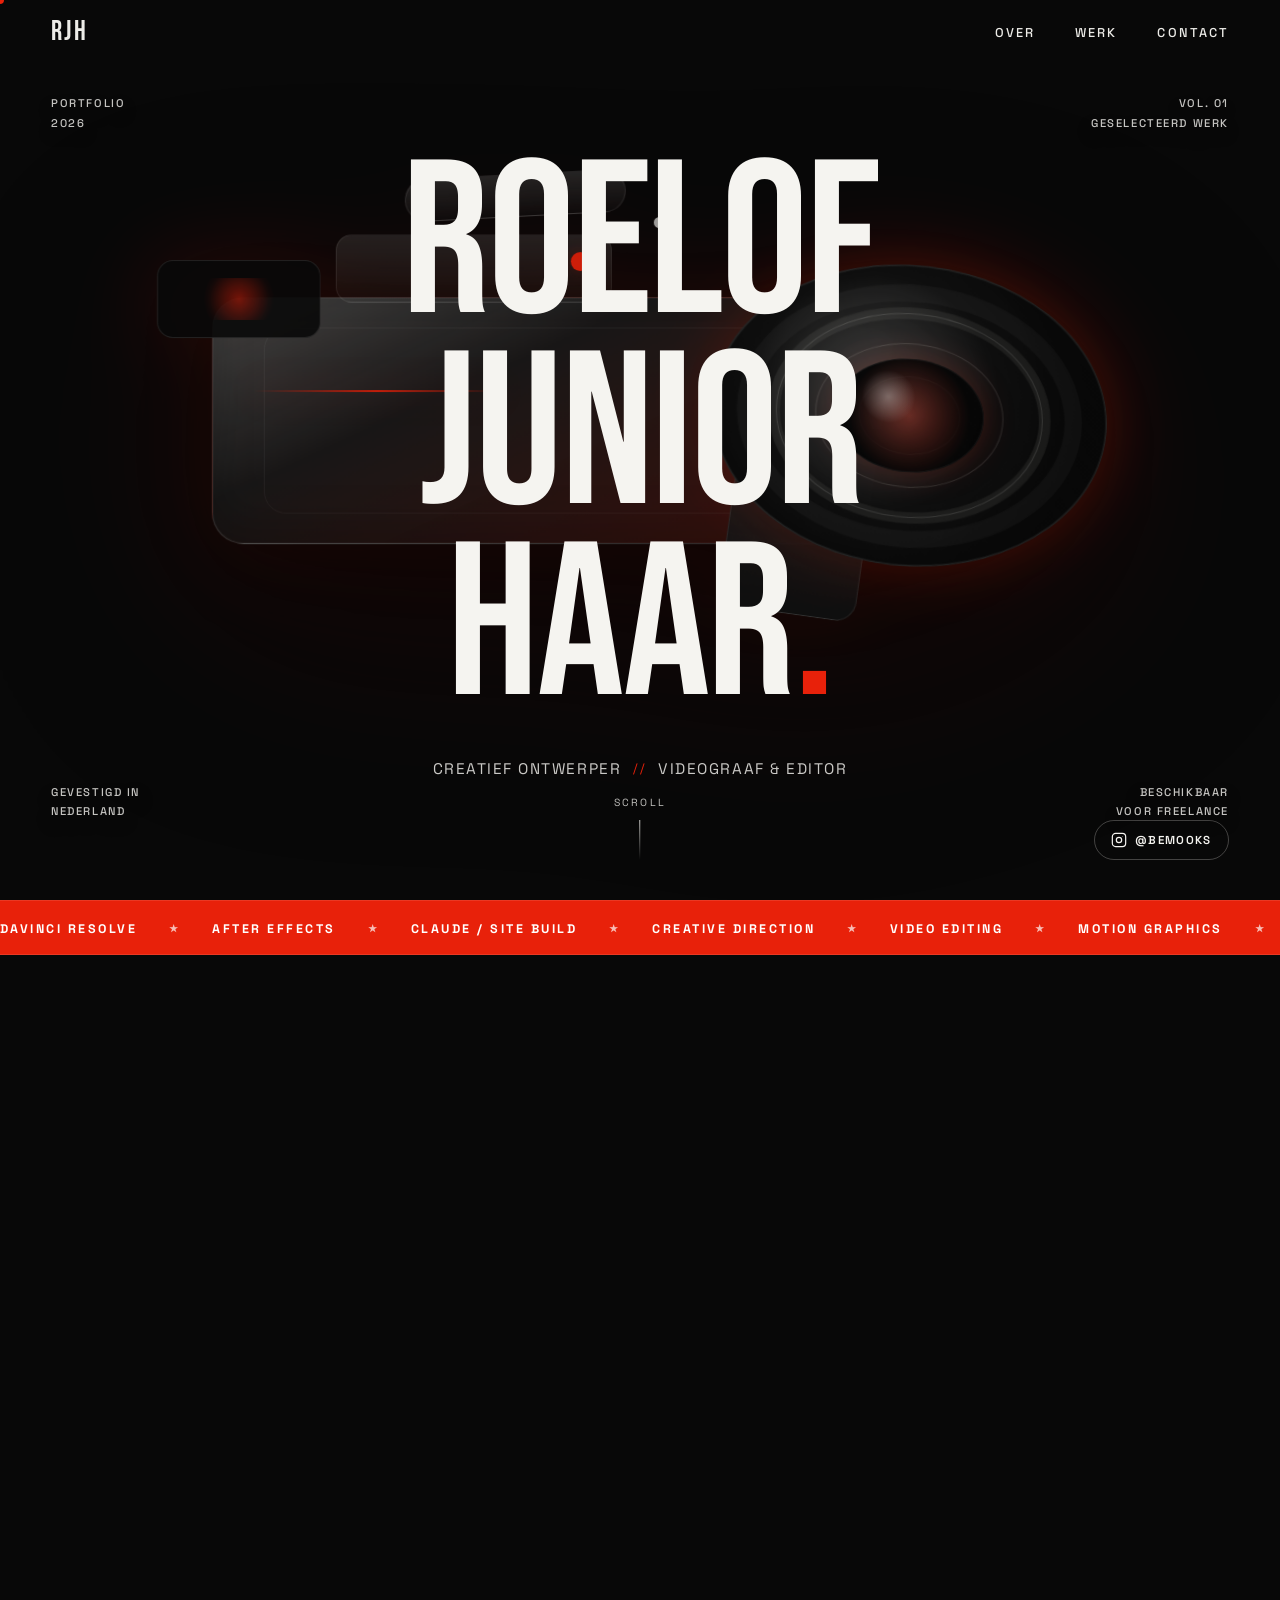
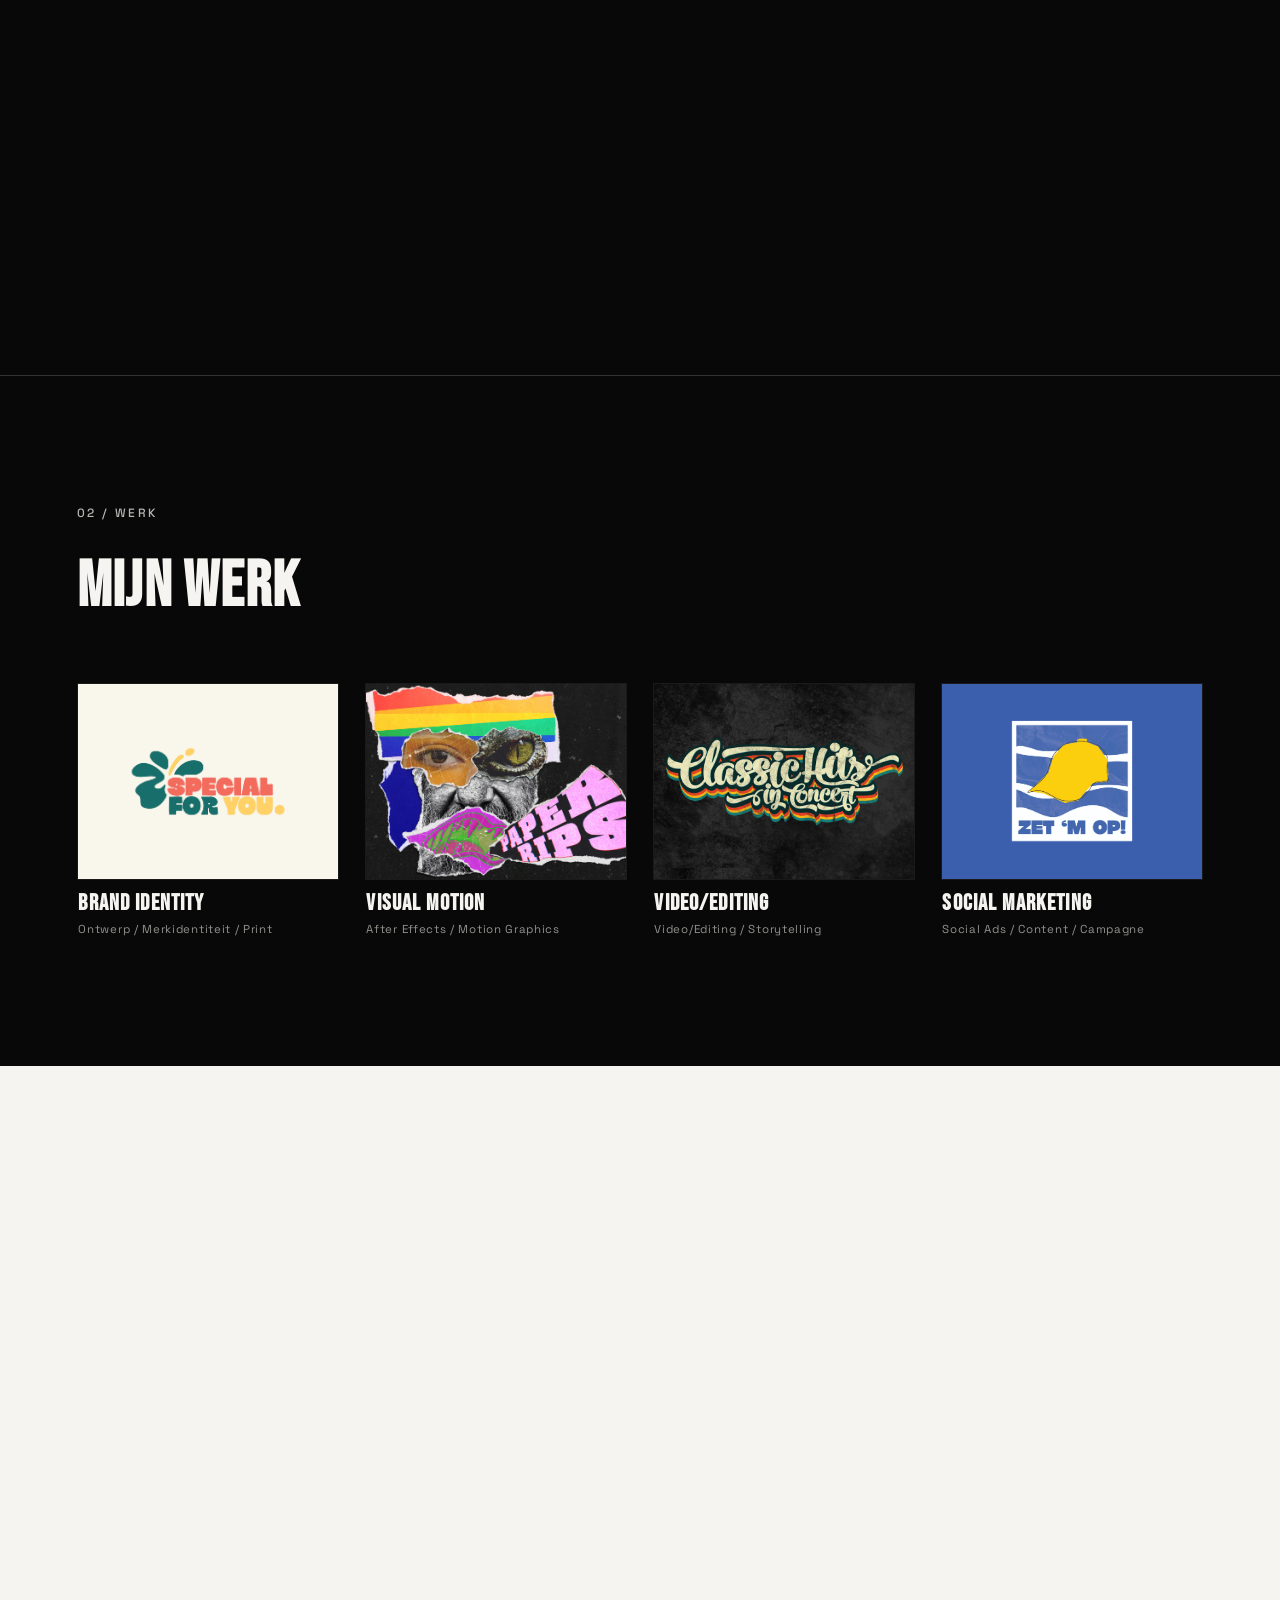
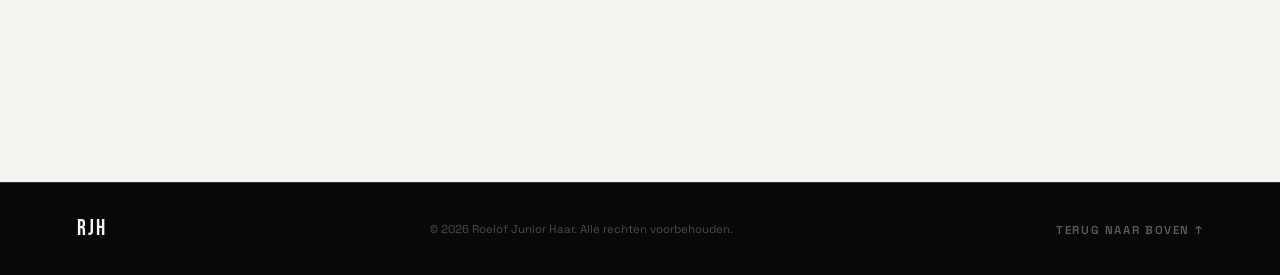
<file: index.html>
<!DOCTYPE html>
<html lang="nl">
<head>
  <meta charset="UTF-8" />
  <meta name="viewport" content="width=device-width, initial-scale=1.0" />
  <title>Roelof Junior Haar — Creatief Ontwerper &amp; Videograaf</title>
  <meta name="description" content="Portfolio van Roelof Junior Haar — creatief ontwerper, videograaf en editor vanuit Nederland." />
  <link rel="preconnect" href="https://fonts.googleapis.com" />
  <link rel="preconnect" href="https://fonts.gstatic.com" crossorigin />
  <link href="https://fonts.googleapis.com/css2?family=Bebas+Neue&family=Space+Grotesk:wght@300;400;500;600;700&display=swap" rel="stylesheet" />
  <link rel="stylesheet" href="style.css" />
</head>
<body>

  <div class="cursor-dot" id="cursorDot"></div>
  <div class="cursor-ring" id="cursorRing"></div>

  <nav class="nav" id="nav">
    <a href="./index.html" class="nav__logo">RJH</a>
    <ul class="nav__links">
      <li><a href="#over">Over</a></li>
      <li><a href="#werk">Werk</a></li>
      <li><a href="#contact">Contact</a></li>
    </ul>
  </nav>

  <section class="hero" id="hero">
    <div class="hero__label hero__label--tl">
      <span>Portfolio</span>
      <span>2026</span>
    </div>
    <div class="hero__label hero__label--tr">
      <span>Vol. 01</span>
      <span>Geselecteerd werk</span>
    </div>
    <div class="hero__label hero__label--bl">
      <span>Gevestigd in</span>
      <span>Nederland</span>
    </div>
    <div class="hero__label hero__label--br">
      <span>Beschikbaar</span>
      <span>voor freelance</span>
    </div>

    <div class="hero__camera-scene" aria-hidden="true">
      <div class="hero__camera-float">
        <div class="hero-camera">
          <div class="hero-camera__body"></div>
          <div class="hero-camera__body-accent"></div>
          <div class="hero-camera__top"></div>
          <div class="hero-camera__handle"></div>
          <div class="hero-camera__viewfinder"></div>
          <div class="hero-camera__grip"></div>
          <div class="hero-camera__button hero-camera__button--one"></div>
          <div class="hero-camera__button hero-camera__button--two"></div>
          <div class="hero-camera__lens-barrel">
            <div class="hero-camera__lens-ring hero-camera__lens-ring--outer"></div>
            <div class="hero-camera__lens-ring hero-camera__lens-ring--mid"></div>
            <div class="hero-camera__lens-ring hero-camera__lens-ring--inner"></div>
            <div class="hero-camera__lens-core"></div>
          </div>
        </div>
      </div>
    </div>

    <div class="hero__name">
      <div class="hero__line hero__line--1">
        <span class="hero__word">ROELOF</span>
      </div>
      <div class="hero__line hero__line--2">
        <span class="hero__word">JUNIOR</span>
      </div>
      <div class="hero__line hero__line--3">
        <span class="hero__word">HAAR<span class="hero__period">.</span></span>
      </div>
    </div>

    <div class="hero__role">
      <span>Creatief ontwerper</span>
      <span class="hero__role-sep">&#47;&#47;</span>
      <span>Videograaf &amp; editor</span>
    </div>

    <a href="https://www.instagram.com/bemooks/?hl=en" target="_blank" rel="noopener noreferrer" class="ig-btn" aria-label="Volg op Instagram">
      <svg class="ig-btn__icon" viewBox="0 0 24 24" fill="none" stroke="currentColor" stroke-width="1.8" stroke-linecap="round" stroke-linejoin="round">
        <rect x="2" y="2" width="20" height="20" rx="5" ry="5"/>
        <circle cx="12" cy="12" r="4"/>
        <circle cx="17.5" cy="6.5" r="0.5" fill="currentColor" stroke="none"/>
      </svg>
      <span>@bemooks</span>
    </a>

    <div class="hero__scroll">
      <span>Scroll</span>
      <div class="hero__scroll-line"></div>
    </div>
  </section>

  <div class="ticker" aria-label="Skills ticker">
    <div class="ticker__track">
      <div class="ticker__group" aria-hidden="true">
        <span>DAVINCI RESOLVE</span>
        <span class="ticker__star">&#9733;</span>
        <span>AFTER EFFECTS</span>
        <span class="ticker__star">&#9733;</span>
        <span>CLAUDE / SITE BUILD</span>
        <span class="ticker__star">&#9733;</span>
        <span>CREATIVE DIRECTION</span>
        <span class="ticker__star">&#9733;</span>
        <span>VIDEO EDITING</span>
        <span class="ticker__star">&#9733;</span>
        <span>MOTION GRAPHICS</span>
        <span class="ticker__star">&#9733;</span>
      </div>
      <div class="ticker__group" aria-hidden="true">
        <span>DAVINCI RESOLVE</span>
        <span class="ticker__star">&#9733;</span>
        <span>AFTER EFFECTS</span>
        <span class="ticker__star">&#9733;</span>
        <span>CLAUDE / SITE BUILD</span>
        <span class="ticker__star">&#9733;</span>
        <span>CREATIVE DIRECTION</span>
        <span class="ticker__star">&#9733;</span>
        <span>VIDEO EDITING</span>
        <span class="ticker__star">&#9733;</span>
        <span>MOTION GRAPHICS</span>
        <span class="ticker__star">&#9733;</span>
      </div>
      <div class="ticker__group" aria-hidden="true">
        <span>DAVINCI RESOLVE</span>
        <span class="ticker__star">&#9733;</span>
        <span>AFTER EFFECTS</span>
        <span class="ticker__star">&#9733;</span>
        <span>CLAUDE / SITE BUILD</span>
        <span class="ticker__star">&#9733;</span>
        <span>CREATIVE DIRECTION</span>
        <span class="ticker__star">&#9733;</span>
        <span>VIDEO EDITING</span>
        <span class="ticker__star">&#9733;</span>
        <span>MOTION GRAPHICS</span>
        <span class="ticker__star">&#9733;</span>
      </div>
      <div class="ticker__group" aria-hidden="true">
        <span>DAVINCI RESOLVE</span>
        <span class="ticker__star">&#9733;</span>
        <span>AFTER EFFECTS</span>
        <span class="ticker__star">&#9733;</span>
        <span>CLAUDE / SITE BUILD</span>
        <span class="ticker__star">&#9733;</span>
        <span>CREATIVE DIRECTION</span>
        <span class="ticker__star">&#9733;</span>
        <span>VIDEO EDITING</span>
        <span class="ticker__star">&#9733;</span>
        <span>MOTION GRAPHICS</span>
        <span class="ticker__star">&#9733;</span>
      </div>
    </div>
  </div>

  <section class="about" id="over">
    <div class="about__grid">
      <div class="about__left reveal">
        <p class="section-label">01 / Over</p>
        <h2 class="about__heading">Dingen maken die ergens over gaan.</h2>
        <div class="about__portrait-card">
          <img src="assets/thumbs/roelof-image.jpeg" alt="Portret van Roelof Junior Haar" class="about__portrait" loading="lazy" />
        </div>
      </div>
      <div class="about__right reveal reveal--delay-1">
        <p class="about__bio">
          Ik ben Roelof, ik ontwerp en film. Niet omdat het moet, maar omdat ik anders niet weet waar ik mee bezig ben. Alles wat ik maak heeft een reden en een gevoel, van een merkidentiteit tot een korte film.
        </p>
        <p class="about__bio">
          Wat mij drijft is het verhaal achter het beeld. Een goed ontwerp of een goede video hoeft niet perse fancy te zijn, het moet gewoon kloppen. En als het klopt, blijft het hangen.
        </p>
        <div class="skills">
          <p class="section-label" style="margin-bottom:1.2rem;">Wat ik gebruik</p>
          <div class="skill">
            <div class="skill__header">
              <span class="skill__name">DaVinci Resolve</span>
              <span class="skill__pct">95%</span>
            </div>
            <div class="skill__track">
              <div class="skill__bar" data-width="95"></div>
            </div>
          </div>
          <div class="skill">
            <div class="skill__header">
              <span class="skill__name">After Effects</span>
              <span class="skill__pct">88%</span>
            </div>
            <div class="skill__track">
              <div class="skill__bar" data-width="88"></div>
            </div>
          </div>
          <div class="skill">
            <div class="skill__header">
              <span class="skill__name">Claude / Site Build</span>
              <span class="skill__pct">92%</span>
            </div>
            <div class="skill__track">
              <div class="skill__bar" data-width="92"></div>
            </div>
          </div>
          <div class="skill">
            <div class="skill__header">
              <span class="skill__name">Adobe Suite</span>
              <span class="skill__pct">93%</span>
            </div>
            <div class="skill__track">
              <div class="skill__bar" data-width="93"></div>
            </div>
          </div>
        </div>
      </div>
    </div>
  </section>

  <section class="work" id="werk">
    <div class="work__header reveal">
      <p class="section-label">02 / Werk</p>
      <h2 class="work__heading">Mijn werk</h2>
    </div>

    <div class="work__grid work__grid--4">

      <article class="project-card reveal">
        <a href="brand-identity/index.html" class="project-card__link">
          <div class="project-card__img">
            <img src="assets/thumbs/brand-identity.png" alt="Brand Identity" loading="lazy" />
            <div class="project-card__overlay"><span>Bekijk werk</span></div>
          </div>
          <div class="project-card__info">
            <h3 class="project-card__title">Brand Identity</h3>
            <p class="project-card__tags">Ontwerp / Merkidentiteit / Print</p>
          </div>
        </a>
      </article>

      <article class="project-card reveal reveal--delay-1">
        <a href="visual-motion/index.html" class="project-card__link">
          <div class="project-card__img">
            <img src="assets/thumbs/visual-motion.avif" alt="Visual Motion" loading="lazy" />
            <div class="project-card__overlay"><span>Bekijk werk</span></div>
          </div>
          <div class="project-card__info">
            <h3 class="project-card__title">Visual Motion</h3>
            <p class="project-card__tags">After Effects / Motion Graphics</p>
          </div>
        </a>
      </article>

      <article class="project-card reveal reveal--delay-2">
        <a href="video-editing/index.html" class="project-card__link">
          <div class="project-card__img">
            <img src="assets/thumbs/classic-hits.png" alt="Video/Editing" loading="lazy" />
            <div class="project-card__overlay"><span>Bekijk werk</span></div>
          </div>
          <div class="project-card__info">
            <h3 class="project-card__title">Video/Editing</h3>
            <p class="project-card__tags">Video/Editing / Storytelling</p>
          </div>
        </a>
      </article>

      <article class="project-card reveal reveal--delay-3">
        <a href="social-marketing/index.html" class="project-card__link">
          <div class="project-card__img">
            <img src="assets/thumbs/zet-m-op.jpg" alt="Social Marketing" loading="lazy" />
            <div class="project-card__overlay"><span>Bekijk werk</span></div>
          </div>
          <div class="project-card__info">
            <h3 class="project-card__title">Social Marketing</h3>
            <p class="project-card__tags">Social Ads / Content / Campagne</p>
          </div>
        </a>
      </article>

    </div>
  </section>

  <section class="contact" id="contact">
    <div class="contact__grid">
      <div class="contact__left reveal">
        <p class="section-label section-label--dark">03 / Contact</p>
        <h2 class="contact__heading">Samenwerken?</h2>
        <a href="mailto:bemooks@gmail.com" class="contact__email">bemooks@gmail.com</a>
        <div class="contact__meta">
          <span>Beschikbaar voor freelance</span>
          <span>Nederland &amp; remote</span>
        </div>
      </div>
      <div class="contact__right reveal reveal--delay-1">
        <form class="contact-form" id="contactForm" action="https://formspree.io/f/xaqlozww" method="POST" novalidate>
          <div class="form-field">
            <label for="name" class="form-label">Naam</label>
            <input type="text" id="name" name="name" class="form-input" placeholder="Jouw naam" required autocomplete="name" />
          </div>
          <div class="form-field">
            <label for="email" class="form-label">E-mail</label>
            <input type="email" id="email" name="email" class="form-input" placeholder="jouw@email.com" required autocomplete="email" />
          </div>
          <div class="form-field">
            <label for="message" class="form-label">Bericht</label>
            <textarea id="message" name="message" class="form-input form-textarea" placeholder="Vertel me over jouw project..." required rows="5"></textarea>
          </div>
          <button type="submit" class="form-btn" id="formBtn">Stuur bericht &rarr;</button>
          <p class="form-status" id="formStatus" aria-live="polite"></p>
        </form>
      </div>
    </div>
  </section>

  <footer class="footer">
    <div class="footer__inner">
      <span class="footer__logo">RJH</span>
      <span class="footer__copy">&copy; 2026 Roelof Junior Haar. Alle rechten voorbehouden.</span>
      <span class="footer__back"><a href="#hero">Terug naar boven &uarr;</a></span>
    </div>
  </footer>

  <script src="script.js"></script>
</body>
</html>
</file>
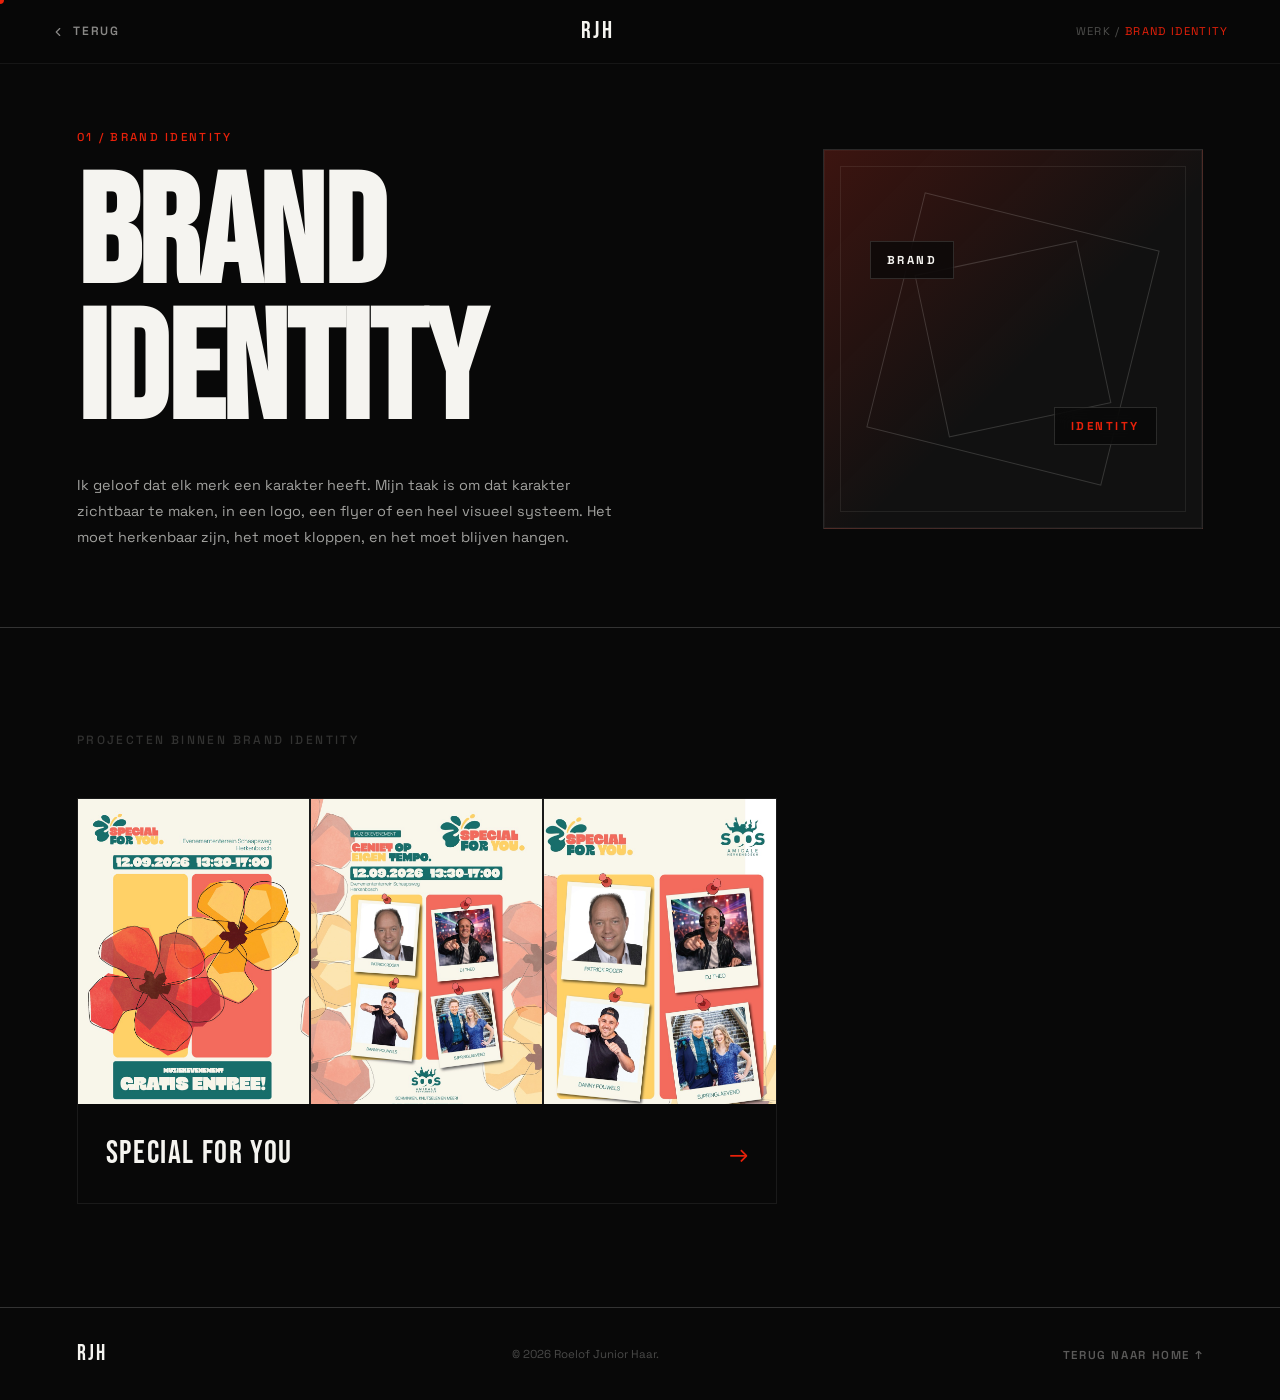
<file: brand-identity/index.html>
<!DOCTYPE html>
<html lang="nl">
<head>
  <meta charset="UTF-8" />
  <meta name="viewport" content="width=device-width, initial-scale=1.0" />
  <title>Brand Identity — Roelof Junior Haar</title>
  <meta name="description" content="Brand Identity werk van Roelof Junior Haar. Ontwerp dat klopt en blijft hangen." />
  <link rel="preconnect" href="https://fonts.googleapis.com" />
  <link rel="preconnect" href="https://fonts.gstatic.com" crossorigin />
  <link href="https://fonts.googleapis.com/css2?family=Bebas+Neue&family=Space+Grotesk:wght@300;400;500;600;700&display=swap" rel="stylesheet" />
  <link rel="stylesheet" href="../style.css" />
</head>
<body>

  <div class="cursor-dot" id="cursorDot"></div>
  <div class="cursor-ring" id="cursorRing"></div>

  <nav class="subpage-nav">
    <a href="../index.html" class="subpage-nav__back">
      <svg viewBox="0 0 24 24" fill="none" stroke="currentColor" stroke-width="2" stroke-linecap="round" stroke-linejoin="round">
        <polyline points="15 18 9 12 15 6"/>
      </svg>
      Terug
    </a>
    <a href="../index.html" class="subpage-nav__logo">RJH</a>
    <div class="subpage-nav__breadcrumb">Werk / <span>Brand Identity</span></div>
  </nav>

  <section class="bi-hero reveal">
    <div class="page-showcase">
      <div class="page-showcase__copy">
        <p class="bi-hero__label">01 / Brand Identity</p>
        <h1 class="bi-hero__title">BRAND<br>IDENTITY</h1>
        <p class="bi-hero__desc">
          Ik geloof dat elk merk een karakter heeft. Mijn taak is om dat karakter zichtbaar te maken, in een logo, een flyer of een heel visueel systeem. Het moet herkenbaar zijn, het moet kloppen, en het moet blijven hangen.
        </p>
      </div>
      <div class="page-showcase__art page-showcase__art--brand" aria-hidden="true">
        <div class="brand-orbit brand-orbit--one"></div>
        <div class="brand-orbit brand-orbit--two"></div>
        <div class="brand-chip brand-chip--main">BRAND</div>
        <div class="brand-chip brand-chip--sub">IDENTITY</div>
      </div>
    </div>
  </section>

  <section class="bi-projects">
    <p class="bi-projects__label reveal">Projecten binnen Brand Identity</p>

    <a href="special-for-you/index.html" class="bi-card reveal">
      <div class="bi-card__img">
        <img src="special-for-you/Flyer-01%20Large.jpeg" alt="Special For You" loading="lazy" />
        <img src="special-for-you/A3%20Large.jpeg" alt="Special For You poster" loading="lazy" />
        <img src="special-for-you/Social%20Media-01%20Large.jpeg" alt="Special For You social" loading="lazy" />
      </div>
      <div class="bi-card__info">
        <span class="bi-card__title">Special For You</span>
        <span class="bi-card__arrow">&#8594;</span>
      </div>
    </a>
  </section>

  <footer class="footer">
    <div class="footer__inner">
      <span class="footer__logo">RJH</span>
      <span class="footer__copy">&copy; 2026 Roelof Junior Haar.</span>
      <span class="footer__back"><a href="../index.html">Terug naar home &uarr;</a></span>
    </div>
  </footer>

  <script src="../script.js"></script>
</body>
</html>
</file>
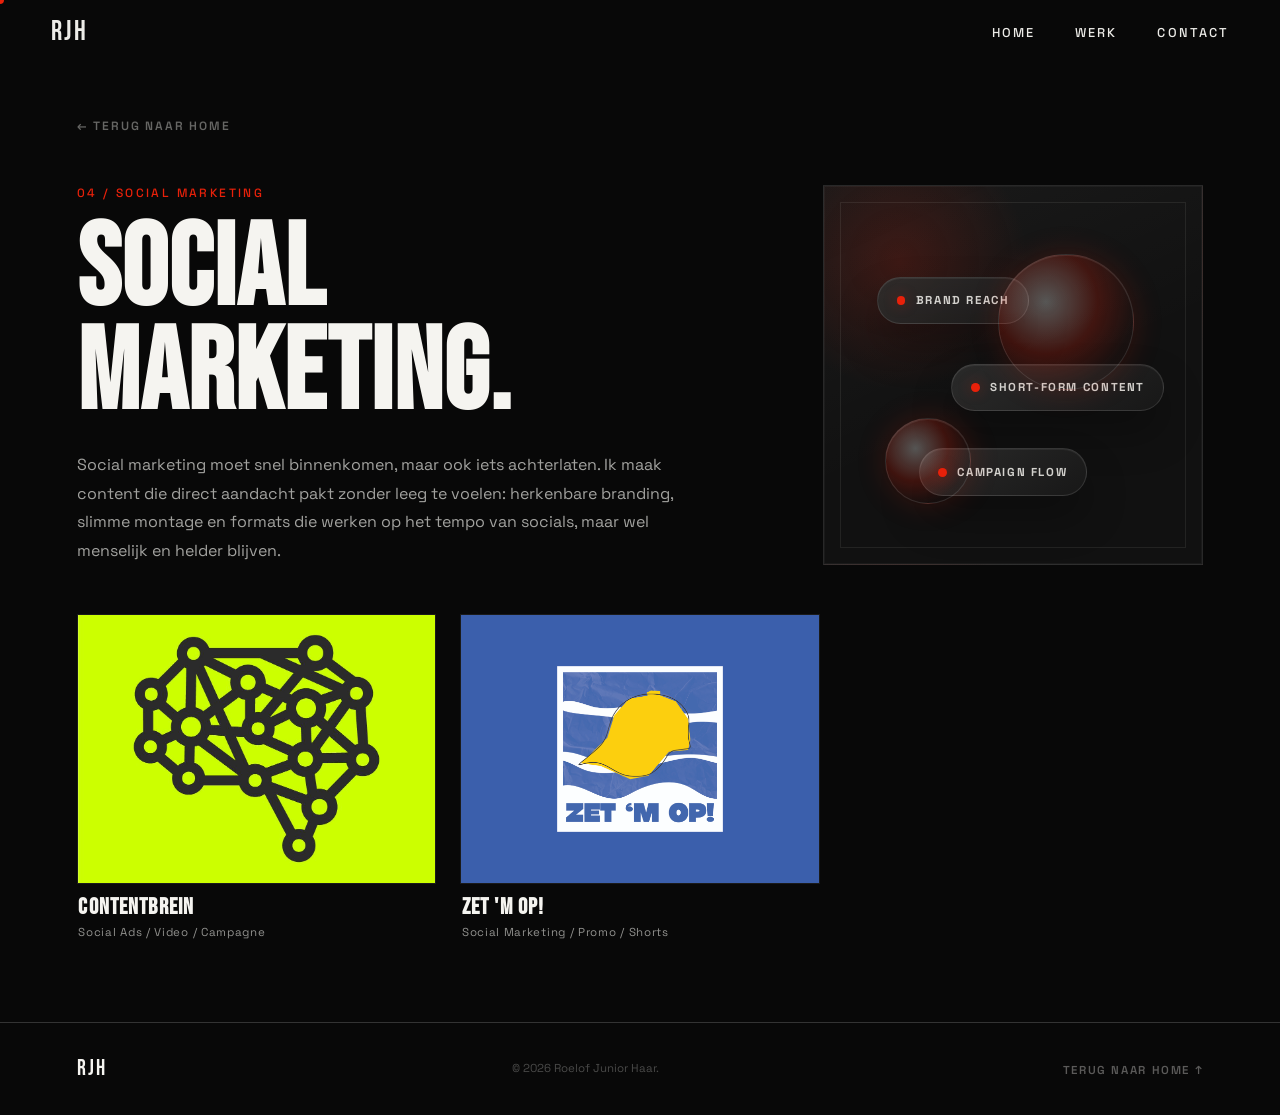
<file: social-marketing/index.html>
<!DOCTYPE html>
<html lang="nl">
<head>
  <meta charset="UTF-8" />
  <meta name="viewport" content="width=device-width, initial-scale=1.0" />
  <title>Social Marketing — Roelof Junior Haar</title>
  <link rel="preconnect" href="https://fonts.googleapis.com" />
  <link rel="preconnect" href="https://fonts.gstatic.com" crossorigin />
  <link href="https://fonts.googleapis.com/css2?family=Bebas+Neue&family=Space+Grotesk:wght@300;400;500;600;700&display=swap" rel="stylesheet" />
  <link rel="stylesheet" href="../style.css" />
  <style>
    .subpage { padding: 7rem clamp(1.5rem, 6vw, 5rem) 5rem; min-height: 100vh; }
    .subpage__back { display: inline-flex; align-items: center; gap: 0.5rem; font-size: 0.75rem; font-weight: 600; letter-spacing: 0.15em; text-transform: uppercase; color: rgba(245,244,240,0.4); margin-bottom: 3rem; transition: color 0.2s; cursor: none; }
    .subpage__back:hover { color: var(--red); }
    .subpage__label { font-size: 0.75rem; font-weight: 500; letter-spacing: 0.2em; text-transform: uppercase; color: var(--red); margin-bottom: 1rem; }
    .subpage__title { font-family: var(--font-display); font-size: clamp(3.5rem, 9vw, 9rem); line-height: 0.9; letter-spacing: 0.01em; margin-bottom: 1.5rem; }
    .subpage__desc { max-width: 620px; color: rgba(245,244,240,0.65); line-height: 1.8; font-size: 1rem; }
    .project-grid { display: grid; grid-template-columns: repeat(auto-fill, minmax(280px, 1fr)); gap: 1.5rem; margin-top: 3rem; }
    .project-grid .project-card__img--placeholder { aspect-ratio: 4/3; background: var(--mid-gray); display: flex; flex-direction: column; align-items: center; justify-content: center; gap: 0.5rem; border: 1px solid transparent; transition: border-color 0.3s; }
    .project-card__link:hover .project-card__img--placeholder { border-color: var(--red); }
  </style>
</head>
<body>
  <div class="cursor-dot" id="cursorDot"></div>
  <div class="cursor-ring" id="cursorRing"></div>

  <nav class="nav" id="nav">
    <a href="../index.html" class="nav__logo">RJH</a>
    <ul class="nav__links">
      <li><a href="../index.html">Home</a></li>
      <li><a href="../index.html#werk">Werk</a></li>
      <li><a href="../index.html#contact">Contact</a></li>
    </ul>
  </nav>

  <div class="subpage">
    <a href="../index.html" class="subpage__back">&#8592; Terug naar home</a>
    <div class="page-showcase reveal">
      <div class="page-showcase__copy">
        <p class="subpage__label">04 / Social Marketing</p>
        <h1 class="subpage__title">Social<br>Marketing.</h1>
        <p class="subpage__desc">
          Social marketing moet snel binnenkomen, maar ook iets achterlaten. Ik maak content die direct aandacht pakt zonder leeg te voelen: herkenbare branding, slimme montage en formats die werken op het tempo van socials, maar wel menselijk en helder blijven.
        </p>
      </div>
      <div class="page-showcase__art page-showcase__art--social" aria-hidden="true">
        <div class="social-pill social-pill--one">Brand Reach</div>
        <div class="social-pill social-pill--two">Short-form Content</div>
        <div class="social-pill social-pill--three">Campaign Flow</div>
        <div class="social-orb social-orb--one"></div>
        <div class="social-orb social-orb--two"></div>
      </div>
    </div>

    <div class="project-grid">
      <article class="project-card reveal">
        <a href="contentbrein/index.html" class="project-card__link">
          <div class="project-card__img">
            <img src="../assets/thumbs/contentbrein.jpg" alt="Contentbrein" loading="lazy" />
            <div class="project-card__overlay"><span>Bekijk project</span></div>
          </div>
          <div class="project-card__info">
            <h3 class="project-card__title">Contentbrein</h3>
            <p class="project-card__tags">Social Ads / Video / Campagne</p>
          </div>
        </a>
      </article>

      <article class="project-card reveal reveal--delay-1">
        <a href="zet-m-op/index.html" class="project-card__link">
          <div class="project-card__img">
            <img src="../assets/thumbs/zet-m-op.jpg" alt="ZET 'M OP!'" loading="lazy" />
            <div class="project-card__overlay"><span>Bekijk project</span></div>
          </div>
          <div class="project-card__info">
            <h3 class="project-card__title">ZET 'M OP!</h3>
            <p class="project-card__tags">Social Marketing / Promo / Shorts</p>
          </div>
        </a>
      </article>
    </div>
  </div>

  <footer class="footer">
    <div class="footer__inner">
      <span class="footer__logo">RJH</span>
      <span class="footer__copy">&copy; 2026 Roelof Junior Haar.</span>
      <span class="footer__back"><a href="../index.html">Terug naar home &uarr;</a></span>
    </div>
  </footer>

  <script src="../script.js"></script>
</body>
</html>
</file>
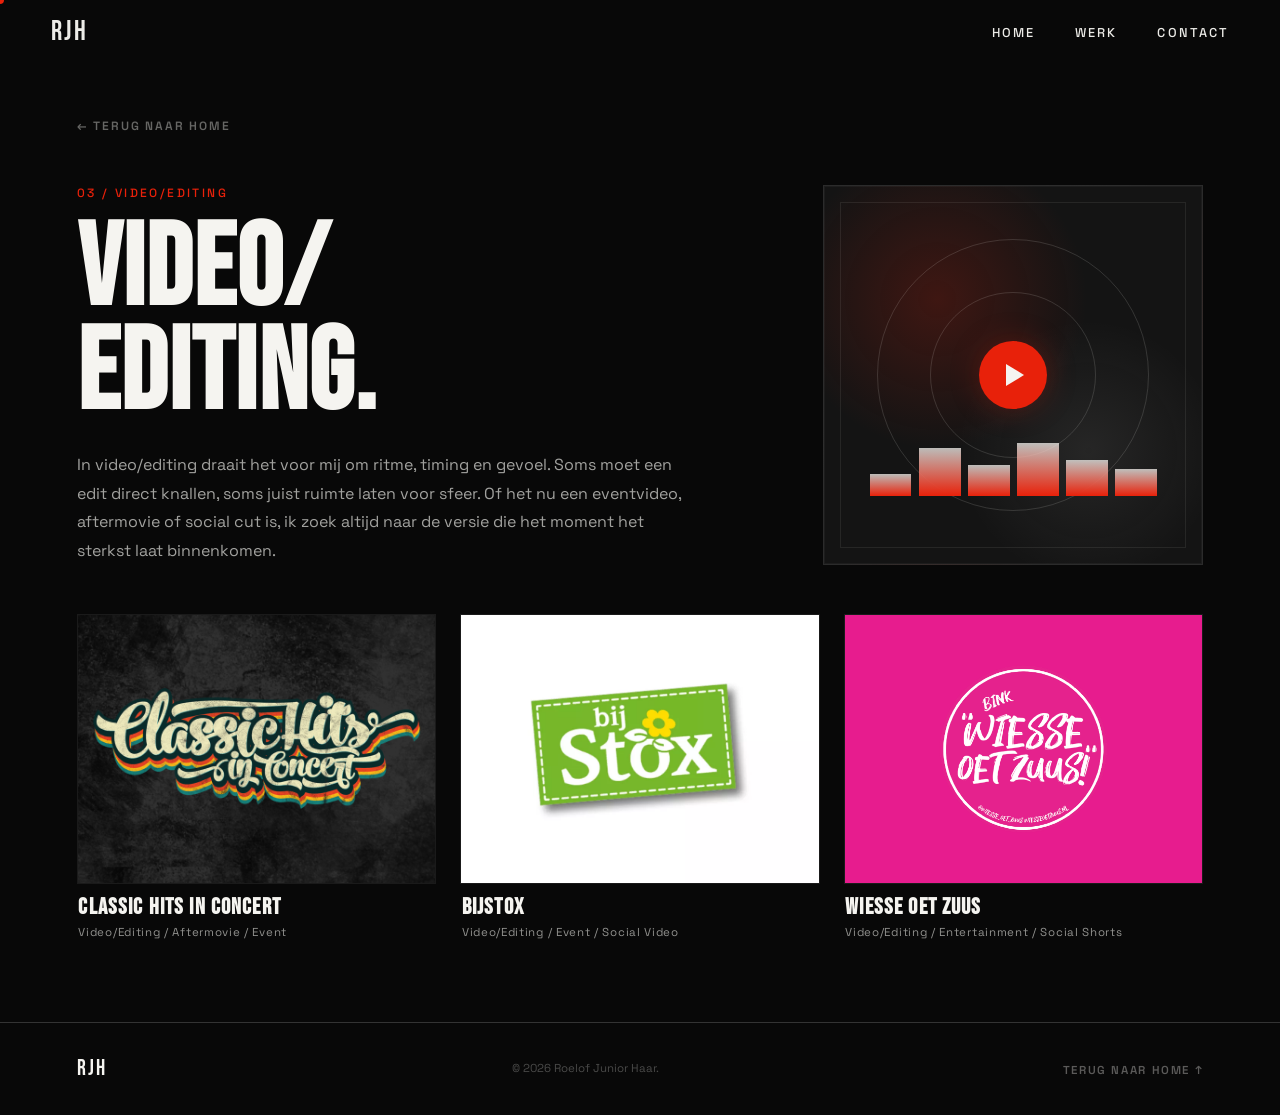
<file: video-editing/index.html>
<!DOCTYPE html>
<html lang="nl">
<head>
  <meta charset="UTF-8" />
  <meta name="viewport" content="width=device-width, initial-scale=1.0" />
  <title>Video/Editing — Roelof Junior Haar</title>
  <link rel="preconnect" href="https://fonts.googleapis.com" />
  <link rel="preconnect" href="https://fonts.gstatic.com" crossorigin />
  <link href="https://fonts.googleapis.com/css2?family=Bebas+Neue&family=Space+Grotesk:wght@300;400;500;600;700&display=swap" rel="stylesheet" />
  <link rel="stylesheet" href="../style.css" />
  <style>
    .subpage { padding: 7rem clamp(1.5rem, 6vw, 5rem) 5rem; min-height: 100vh; }
    .subpage__back { display: inline-flex; align-items: center; gap: 0.5rem; font-size: 0.75rem; font-weight: 600; letter-spacing: 0.15em; text-transform: uppercase; color: rgba(245,244,240,0.4); margin-bottom: 3rem; transition: color 0.2s; cursor: none; }
    .subpage__back:hover { color: var(--red); }
    .subpage__label { font-size: 0.75rem; font-weight: 500; letter-spacing: 0.2em; text-transform: uppercase; color: var(--red); margin-bottom: 1rem; }
    .subpage__title { font-family: var(--font-display); font-size: clamp(3.5rem, 9vw, 9rem); line-height: 0.9; letter-spacing: 0.01em; margin-bottom: 1.5rem; }
    .subpage__desc { max-width: 620px; color: rgba(245,244,240,0.65); line-height: 1.8; font-size: 1rem; }
    .project-grid { display: grid; grid-template-columns: repeat(auto-fill, minmax(280px, 1fr)); gap: 1.5rem; margin-top: 3rem; }
    .project-grid .project-card__img--placeholder { aspect-ratio: 4/3; background: var(--mid-gray); display: flex; flex-direction: column; align-items: center; justify-content: center; gap: 0.5rem; border: 1px solid transparent; transition: border-color 0.3s; }
    .project-card__link:hover .project-card__img--placeholder { border-color: var(--red); }
  </style>
</head>
<body>
  <div class="cursor-dot" id="cursorDot"></div>
  <div class="cursor-ring" id="cursorRing"></div>

  <nav class="nav" id="nav">
    <a href="../index.html" class="nav__logo">RJH</a>
    <ul class="nav__links">
      <li><a href="../index.html">Home</a></li>
      <li><a href="../index.html#werk">Werk</a></li>
      <li><a href="../index.html#contact">Contact</a></li>
    </ul>
  </nav>

  <div class="subpage">
    <a href="../index.html" class="subpage__back">&#8592; Terug naar home</a>
    <div class="page-showcase reveal">
      <div class="page-showcase__copy">
        <p class="subpage__label">03 / Video/Editing</p>
        <h1 class="subpage__title">Video/<br>Editing.</h1>
        <p class="subpage__desc">
          In video/editing draait het voor mij om ritme, timing en gevoel. Soms moet een edit direct knallen, soms juist ruimte laten voor sfeer. Of het nu een eventvideo, aftermovie of social cut is, ik zoek altijd naar de versie die het moment het sterkst laat binnenkomen.
        </p>
      </div>
      <div class="page-showcase__art page-showcase__art--video" aria-hidden="true">
        <div class="video-ring video-ring--outer"></div>
        <div class="video-ring video-ring--inner"></div>
        <div class="video-play"></div>
        <div class="video-strip">
          <span></span><span></span><span></span><span></span><span></span><span></span>
        </div>
      </div>
    </div>

    <div class="project-grid">
      <article class="project-card reveal">
        <a href="classic-hits-in-concert/index.html" class="project-card__link">
          <div class="project-card__img">
            <img src="../assets/thumbs/classic-hits.png" alt="Classic Hits in Concert" loading="lazy" />
            <div class="project-card__overlay"><span>Bekijk project</span></div>
          </div>
          <div class="project-card__info">
            <h3 class="project-card__title">Classic Hits in Concert</h3>
            <p class="project-card__tags">Video/Editing / Aftermovie / Event</p>
          </div>
        </a>
      </article>

      <article class="project-card reveal reveal--delay-1">
        <a href="bijstox/index.html" class="project-card__link">
          <div class="project-card__img">
            <img src="../assets/thumbs/bijstox.png" alt="BijStox" loading="lazy" />
            <div class="project-card__overlay"><span>Bekijk project</span></div>
          </div>
          <div class="project-card__info">
            <h3 class="project-card__title">BijStox</h3>
            <p class="project-card__tags">Video/Editing / Event / Social Video</p>
          </div>
        </a>
      </article>

      <article class="project-card reveal reveal--delay-2">
        <a href="wiesse-oet-zuus/index.html" class="project-card__link">
          <div class="project-card__img">
            <img src="../assets/thumbs/WIESSEOETZUUSLOGO.png" alt="WIESSE OET ZUUS" loading="lazy" />
            <div class="project-card__overlay"><span>Bekijk project</span></div>
          </div>
          <div class="project-card__info">
            <h3 class="project-card__title">WIESSE OET ZUUS</h3>
            <p class="project-card__tags">Video/Editing / Entertainment / Social Shorts</p>
          </div>
        </a>
      </article>
    </div>
  </div>

  <footer class="footer">
    <div class="footer__inner">
      <span class="footer__logo">RJH</span>
      <span class="footer__copy">&copy; 2026 Roelof Junior Haar.</span>
      <span class="footer__back"><a href="../index.html">Terug naar home &uarr;</a></span>
    </div>
  </footer>

  <script src="../script.js"></script>
</body>
</html>
</file>
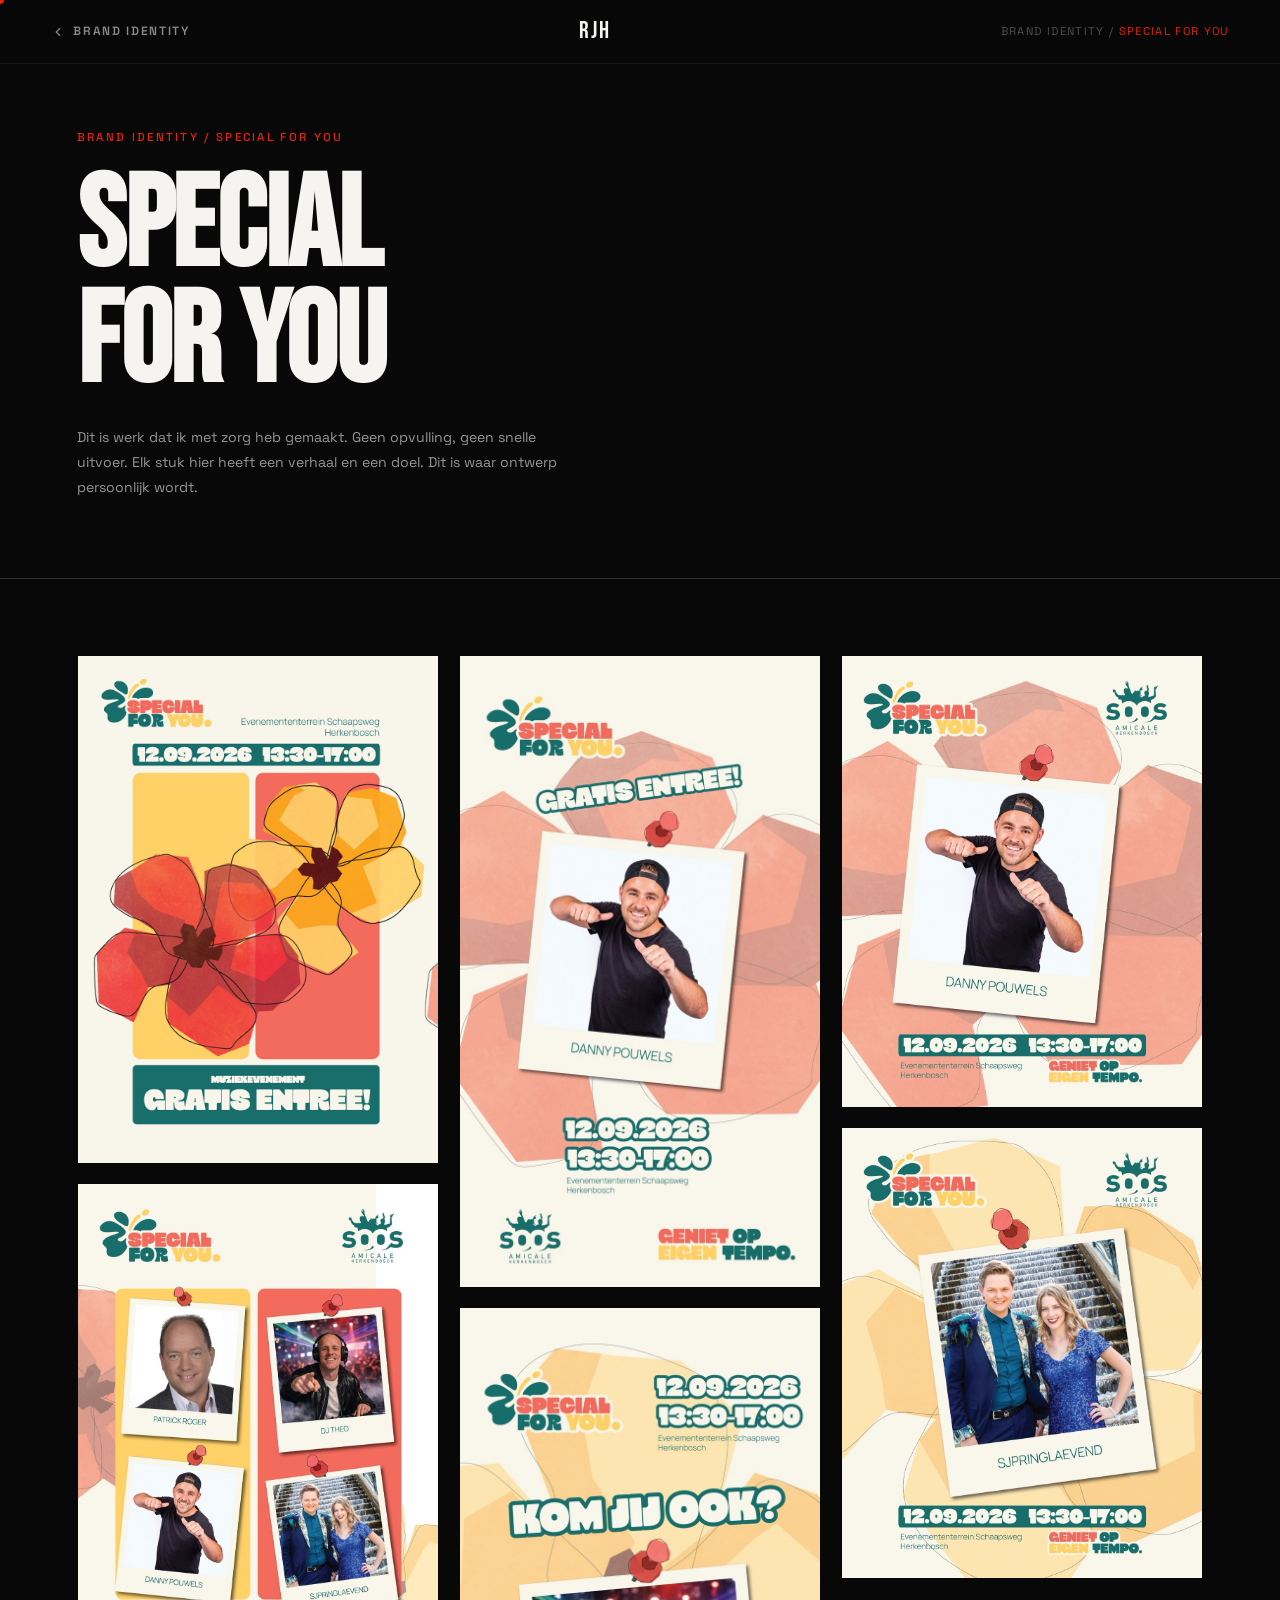
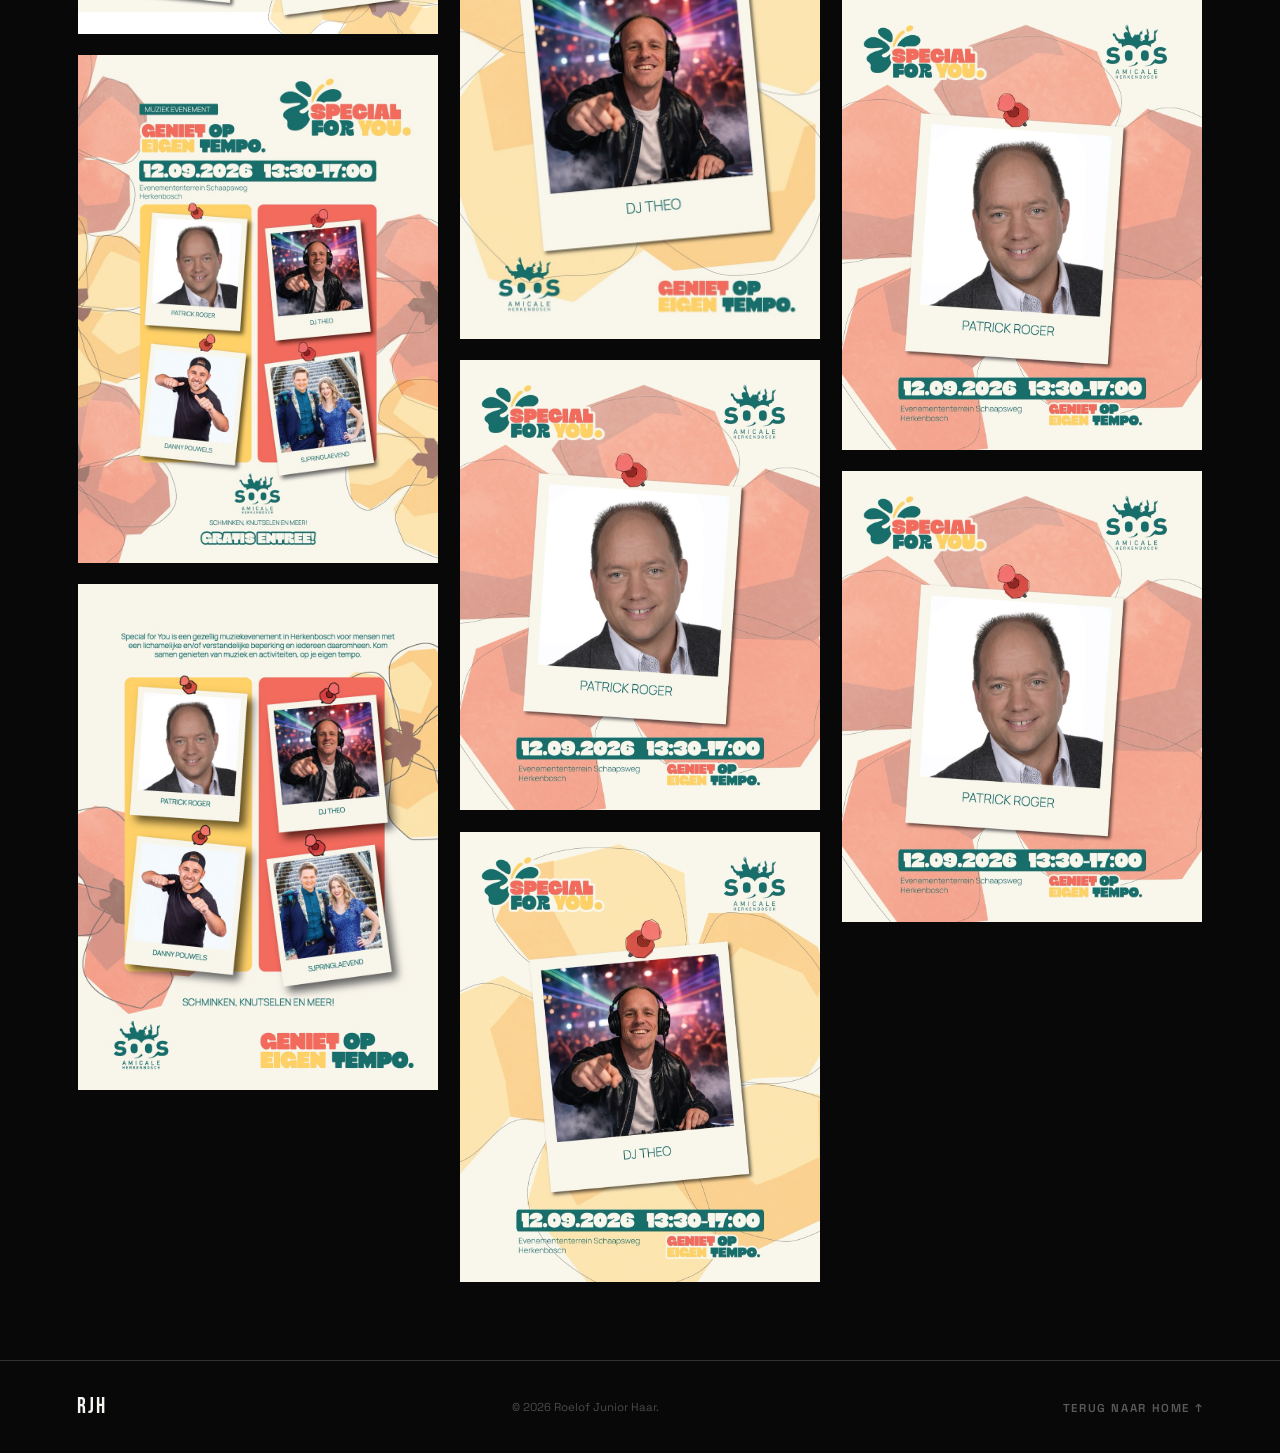
<file: brand-identity/special-for-you/index.html>
<!DOCTYPE html>
<html lang="nl">
<head>
  <meta charset="UTF-8" />
  <meta name="viewport" content="width=device-width, initial-scale=1.0" />
  <title>Special For You — Brand Identity — Roelof Junior Haar</title>
  <meta name="description" content="Special For You, een collectie merkidentiteit werk van Roelof Junior Haar." />
  <link rel="preconnect" href="https://fonts.googleapis.com" />
  <link rel="preconnect" href="https://fonts.gstatic.com" crossorigin />
  <link href="https://fonts.googleapis.com/css2?family=Bebas+Neue&family=Space+Grotesk:wght@300;400;500;600;700&display=swap" rel="stylesheet" />
  <link rel="stylesheet" href="../../style.css" />
</head>
<body>

  <div class="cursor-dot" id="cursorDot"></div>
  <div class="cursor-ring" id="cursorRing"></div>

  <nav class="subpage-nav">
    <a href="../index.html" class="subpage-nav__back">
      <svg viewBox="0 0 24 24" fill="none" stroke="currentColor" stroke-width="2" stroke-linecap="round" stroke-linejoin="round">
        <polyline points="15 18 9 12 15 6"/>
      </svg>
      Brand Identity
    </a>
    <a href="../../index.html" class="subpage-nav__logo">RJH</a>
    <div class="subpage-nav__breadcrumb">Brand Identity / <span>Special For You</span></div>
  </nav>

  <section class="sfy-hero reveal">
    <p class="sfy-hero__label">Brand Identity / Special For You</p>
    <h1 class="sfy-hero__title">SPECIAL<br>FOR YOU</h1>
    <p class="sfy-hero__desc">
      Dit is werk dat ik met zorg heb gemaakt. Geen opvulling, geen snelle uitvoer. Elk stuk hier heeft een verhaal en een doel. Dit is waar ontwerp persoonlijk wordt.
    </p>
  </section>

  <section class="sfy-gallery">

    <div class="sfy-gallery__item reveal">
      <img src="Flyer-01%20Large.jpeg" alt="Special For You Flyer 01" loading="lazy" />
    </div>

    <div class="sfy-gallery__item reveal reveal--delay-1">
      <img src="Social%20Media-01%20Large.jpeg" alt="Special For You Social Media 01" loading="lazy" />
    </div>

    <div class="sfy-gallery__item reveal reveal--delay-2">
      <img src="A3%20Large.jpeg" alt="Special For You A3 Poster" loading="lazy" />
    </div>

    <div class="sfy-gallery__item reveal">
      <img src="Flyer-02%20Large.jpeg" alt="Special For You Flyer 02" loading="lazy" />
    </div>

    <div class="sfy-gallery__item reveal reveal--delay-1">
      <img src="Social%20Media-02%20Large.jpeg" alt="Special For You Social Media 02" loading="lazy" />
    </div>

    <div class="sfy-gallery__item reveal reveal--delay-2">
      <img src="Social%20Media-03%20Large.jpeg" alt="Special For You Social Media 03" loading="lazy" />
    </div>

    <div class="sfy-gallery__item reveal">
      <img src="Social%20Media-05%20Large.jpeg" alt="Special For You Social Media 05" loading="lazy" />
    </div>

    <div class="sfy-gallery__item reveal reveal--delay-1">
      <img src="Social%20Media-06%20Large.jpeg" alt="Special For You Social Media 06" loading="lazy" />
    </div>

    <div class="sfy-gallery__item reveal reveal--delay-2">
      <img src="Social%20Media-07%20Large.jpeg" alt="Special For You Social Media 07" loading="lazy" />
    </div>

    <div class="sfy-gallery__item reveal">
      <img src="Social%20Media-08%20Large.jpeg" alt="Special For You Social Media 08" loading="lazy" />
    </div>

    <div class="sfy-gallery__item reveal reveal--delay-1">
      <img src="Social%20Media-09%20Large.jpeg" alt="Special For You Social Media 09" loading="lazy" />
    </div>

    <div class="sfy-gallery__item reveal reveal--delay-2">
      <img src="Social%20Media-10%20Large.jpeg" alt="Special For You Social Media 10" loading="lazy" />
    </div>

  </section>

  <footer class="footer">
    <div class="footer__inner">
      <span class="footer__logo">RJH</span>
      <span class="footer__copy">&copy; 2026 Roelof Junior Haar.</span>
      <span class="footer__back"><a href="../../index.html">Terug naar home &uarr;</a></span>
    </div>
  </footer>

  <script src="../../script.js"></script>
</body>
</html>
</file>
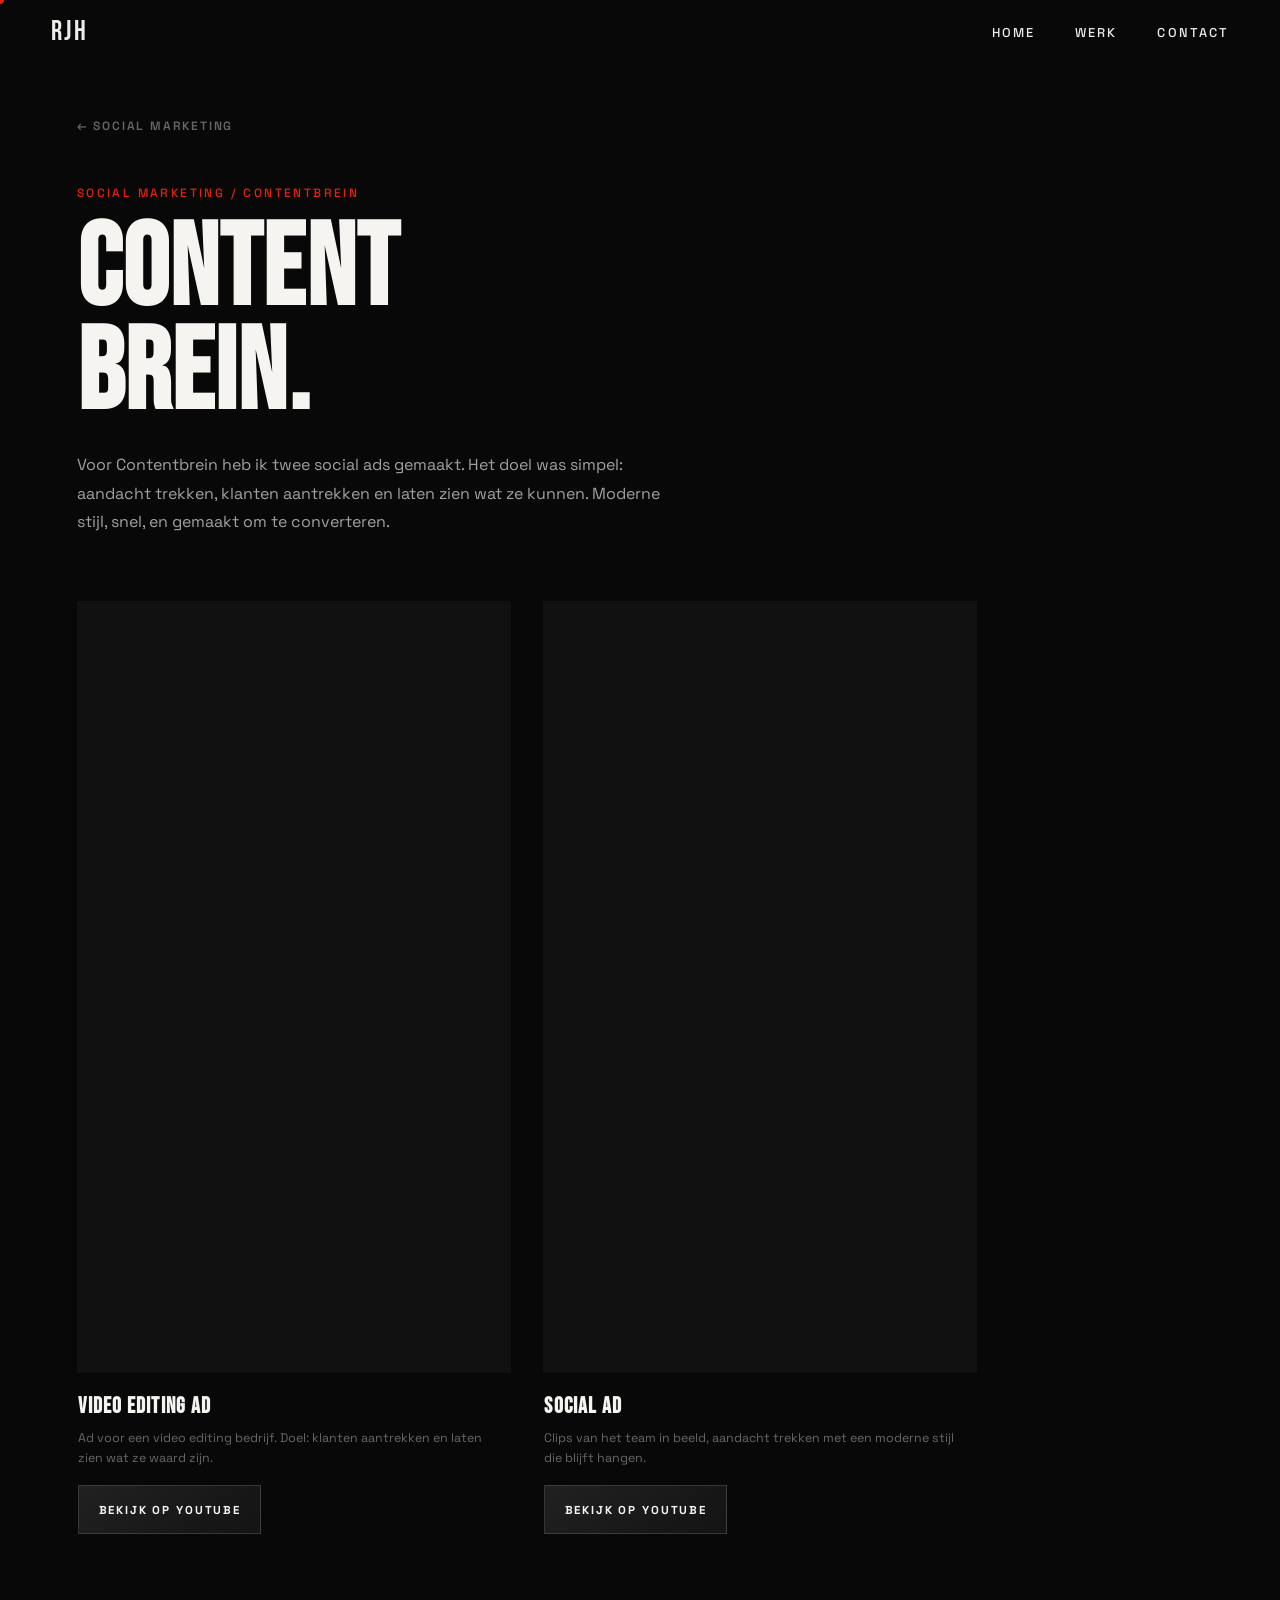
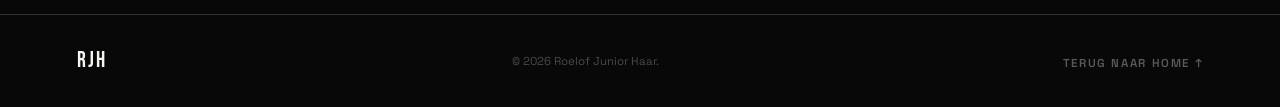
<file: social-marketing/contentbrein/index.html>
<!DOCTYPE html>
<html lang="nl">
<head>
  <meta charset="UTF-8" />
  <meta name="viewport" content="width=device-width, initial-scale=1.0" />
  <meta name="referrer" content="strict-origin-when-cross-origin" />
  <title>Contentbrein — Social Marketing</title>
  <link rel="preconnect" href="https://fonts.googleapis.com" />
  <link rel="preconnect" href="https://fonts.gstatic.com" crossorigin />
  <link href="https://fonts.googleapis.com/css2?family=Bebas+Neue&family=Space+Grotesk:wght@300;400;500;600;700&display=swap" rel="stylesheet" />
  <link rel="stylesheet" href="../../style.css" />
  <style>
    .subpage { padding: 7rem clamp(1.5rem, 6vw, 5rem) 5rem; min-height: 100vh; }
    .subpage__back { display: inline-flex; align-items: center; gap: 0.5rem; font-size: 0.75rem; font-weight: 600; letter-spacing: 0.15em; text-transform: uppercase; color: rgba(245,244,240,0.4); margin-bottom: 3rem; transition: color 0.2s; cursor: none; }
    .subpage__back:hover { color: var(--red); }
    .subpage__label { font-size: 0.75rem; font-weight: 500; letter-spacing: 0.2em; text-transform: uppercase; color: var(--red); margin-bottom: 1rem; }
    .subpage__title { font-family: var(--font-display); font-size: clamp(3.5rem, 9vw, 9rem); line-height: 0.9; letter-spacing: 0.01em; margin-bottom: 1.5rem; }
    .subpage__desc { max-width: 600px; color: rgba(245,244,240,0.65); line-height: 1.8; font-size: 1rem; margin-bottom: 4rem; }
    .videos-grid { display: grid; grid-template-columns: repeat(2, 1fr); gap: clamp(1rem, 3vw, 2rem); max-width: 900px; }
    .video-block { display: flex; flex-direction: column; gap: 1rem; }
    .video-block__embed { position: relative; aspect-ratio: 9/16; width: 100%; background: #111; overflow: hidden; }
    .video-block__embed iframe { position: absolute; inset: 0; width: 100%; height: 100%; border: none; }
    .video-block__info { padding: 0 0.1rem; }
    .video-block__title { font-family: var(--font-display); font-size: 1.4rem; letter-spacing: 0.05em; color: var(--off-white); margin-bottom: 0.3rem; }
    .video-block__desc { font-size: 0.78rem; color: rgba(245,244,240,0.4); line-height: 1.6; }
    @media (max-width: 600px) { .videos-grid { grid-template-columns: 1fr; max-width: 340px; } }
  </style>
</head>
<body>
  <div class="cursor-dot" id="cursorDot"></div>
  <div class="cursor-ring" id="cursorRing"></div>

  <nav class="nav" id="nav">
    <a href="../../index.html" class="nav__logo">RJH</a>
    <ul class="nav__links">
      <li><a href="../../index.html">Home</a></li>
      <li><a href="../../index.html#werk">Werk</a></li>
      <li><a href="../../index.html#contact">Contact</a></li>
    </ul>
  </nav>

  <div class="subpage">
    <a href="../index.html" class="subpage__back">&#8592; Social Marketing</a>
    <p class="subpage__label">Social Marketing / Contentbrein</p>
    <h1 class="subpage__title">Content<br>Brein.</h1>
    <p class="subpage__desc">
      Voor Contentbrein heb ik twee social ads gemaakt. Het doel was simpel: aandacht trekken, klanten aantrekken en laten zien wat ze kunnen. Moderne stijl, snel, en gemaakt om te converteren.
    </p>

    <div class="videos-grid">

      <div class="video-block reveal">
        <div class="video-block__embed">
          <iframe
            src="https://www.youtube.com/embed/Oyz1rd2bgcU"
            title="Contentbrein - Video editing ad"
            allow="accelerometer; autoplay; clipboard-write; encrypted-media; gyroscope; picture-in-picture"
            referrerpolicy="strict-origin-when-cross-origin"
            allowfullscreen>
          </iframe>
        </div>
        <div class="video-block__info">
          <h3 class="video-block__title">Video Editing Ad</h3>
          <p class="video-block__desc">Ad voor een video editing bedrijf. Doel: klanten aantrekken en laten zien wat ze waard zijn.</p>
        </div>
      </div>

      <div class="video-block reveal reveal--delay-1">
        <div class="video-block__embed">
          <iframe
            src="https://www.youtube.com/embed/ccjxVFwpJRs"
            title="Contentbrein - Social ad"
            allow="accelerometer; autoplay; clipboard-write; encrypted-media; gyroscope; picture-in-picture"
            referrerpolicy="strict-origin-when-cross-origin"
            allowfullscreen>
          </iframe>
        </div>
        <div class="video-block__info">
          <h3 class="video-block__title">Social Ad</h3>
          <p class="video-block__desc">Clips van het team in beeld, aandacht trekken met een moderne stijl die blijft hangen.</p>
        </div>
      </div>

    </div>
  </div>

  <footer class="footer">
    <div class="footer__inner">
      <span class="footer__logo">RJH</span>
      <span class="footer__copy">&copy; 2026 Roelof Junior Haar.</span>
      <span class="footer__back"><a href="../../index.html">Terug naar home &uarr;</a></span>
    </div>
  </footer>

  <script src="../../script.js"></script>
</body>
</html>
</file>
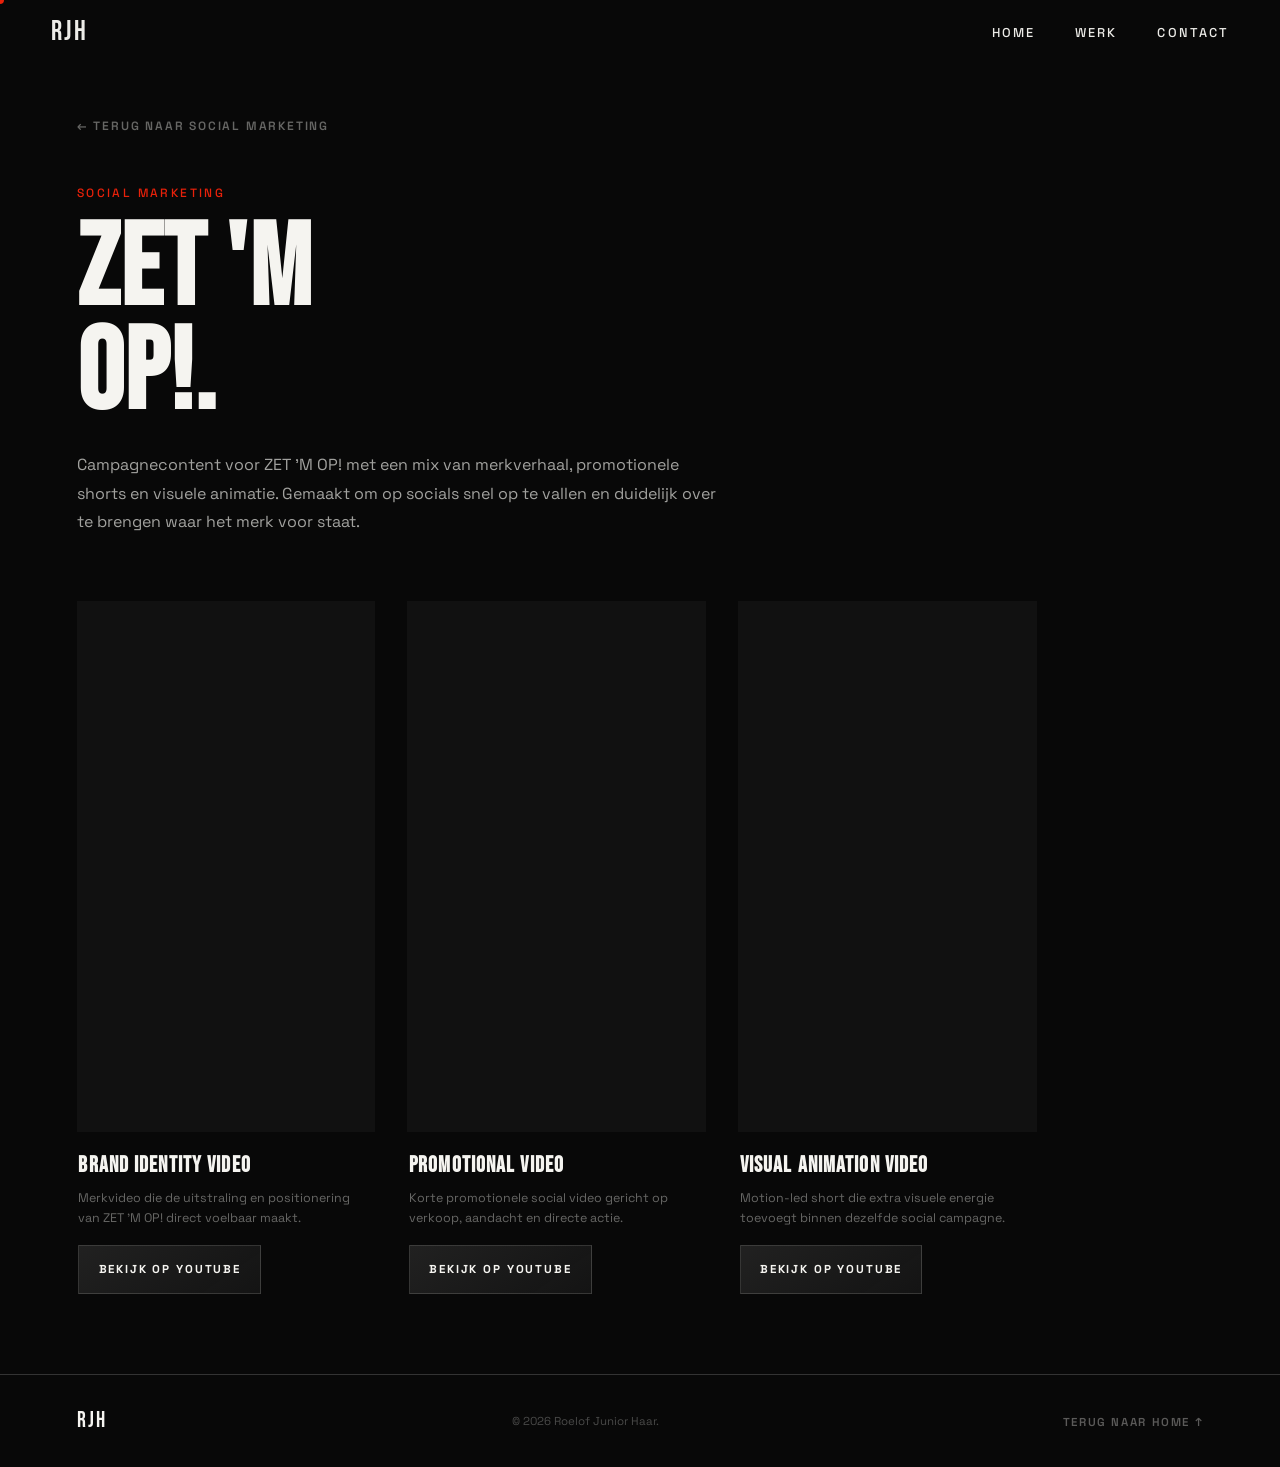
<file: social-marketing/zet-m-op/index.html>
<!DOCTYPE html>
<html lang="nl">
<head>
  <meta charset="UTF-8" />
  <meta name="viewport" content="width=device-width, initial-scale=1.0" />
  <meta name="referrer" content="strict-origin-when-cross-origin" />
  <title>ZET 'M OP! — Roelof Junior Haar</title>
  <link rel="preconnect" href="https://fonts.googleapis.com" />
  <link rel="preconnect" href="https://fonts.gstatic.com" crossorigin />
  <link href="https://fonts.googleapis.com/css2?family=Bebas+Neue&family=Space+Grotesk:wght@300;400;500;600;700&display=swap" rel="stylesheet" />
  <link rel="stylesheet" href="../../style.css" />
  <style>
    .subpage { padding: 7rem clamp(1.5rem, 6vw, 5rem) 5rem; min-height: 100vh; }
    .subpage__back { display: inline-flex; align-items: center; gap: 0.5rem; font-size: 0.75rem; font-weight: 600; letter-spacing: 0.15em; text-transform: uppercase; color: rgba(245,244,240,0.4); margin-bottom: 3rem; transition: color 0.2s; cursor: none; }
    .subpage__back:hover { color: var(--red); }
    .subpage__label { font-size: 0.75rem; font-weight: 500; letter-spacing: 0.2em; text-transform: uppercase; color: var(--red); margin-bottom: 1rem; }
    .subpage__title { font-family: var(--font-display); font-size: clamp(3.5rem, 9vw, 9rem); line-height: 0.9; letter-spacing: 0.01em; margin-bottom: 1.5rem; }
    .subpage__desc { max-width: 640px; color: rgba(245,244,240,0.65); line-height: 1.8; font-size: 1rem; margin-bottom: 4rem; }
    .videos-grid { display: grid; grid-template-columns: repeat(auto-fit, minmax(240px, 1fr)); gap: clamp(1rem, 3vw, 2rem); max-width: 960px; }
    .video-block { display: flex; flex-direction: column; gap: 1rem; }
    .video-block__embed { position: relative; aspect-ratio: 9/16; width: 100%; background: #111; overflow: hidden; }
    .video-block__embed iframe { position: absolute; inset: 0; width: 100%; height: 100%; border: none; }
    .video-block__info { padding: 0 0.1rem; }
    .video-block__title { font-family: var(--font-display); font-size: 1.4rem; letter-spacing: 0.05em; color: var(--off-white); margin-bottom: 0.3rem; }
    .video-block__desc { font-size: 0.78rem; color: rgba(245,244,240,0.4); line-height: 1.6; }
  </style>
</head>
<body>
  <div class="cursor-dot" id="cursorDot"></div>
  <div class="cursor-ring" id="cursorRing"></div>

  <nav class="nav" id="nav">
    <a href="../../index.html" class="nav__logo">RJH</a>
    <ul class="nav__links">
      <li><a href="../../index.html">Home</a></li>
      <li><a href="../../index.html#werk">Werk</a></li>
      <li><a href="../../index.html#contact">Contact</a></li>
    </ul>
  </nav>

  <div class="subpage">
    <a href="../index.html" class="subpage__back">&#8592; Terug naar Social Marketing</a>
    <p class="subpage__label">Social Marketing</p>
    <h1 class="subpage__title">ZET 'M<br>OP!.</h1>
    <p class="subpage__desc">
      Campagnecontent voor ZET 'M OP! met een mix van merkverhaal, promotionele shorts en visuele animatie. Gemaakt om op socials snel op te vallen en duidelijk over te brengen waar het merk voor staat.
    </p>

    <div class="videos-grid">
      <div class="video-block reveal">
        <div class="video-block__embed">
          <iframe
            src="https://www.youtube.com/embed/iHkDhZS44yw"
            title="ZET 'M OP! - Brand identity video"
            allow="accelerometer; autoplay; clipboard-write; encrypted-media; gyroscope; picture-in-picture"
            referrerpolicy="strict-origin-when-cross-origin"
            allowfullscreen>
          </iframe>
        </div>
        <div class="video-block__info">
          <h3 class="video-block__title">Brand Identity Video</h3>
          <p class="video-block__desc">Merkvideo die de uitstraling en positionering van ZET 'M OP! direct voelbaar maakt.</p>
        </div>
      </div>

      <div class="video-block reveal reveal--delay-1">
        <div class="video-block__embed">
          <iframe
            src="https://www.youtube.com/embed/XMnSbFs8mMs"
            title="ZET 'M OP! - Promotional video"
            allow="accelerometer; autoplay; clipboard-write; encrypted-media; gyroscope; picture-in-picture"
            referrerpolicy="strict-origin-when-cross-origin"
            allowfullscreen>
          </iframe>
        </div>
        <div class="video-block__info">
          <h3 class="video-block__title">Promotional Video</h3>
          <p class="video-block__desc">Korte promotionele social video gericht op verkoop, aandacht en directe actie.</p>
        </div>
      </div>

      <div class="video-block reveal reveal--delay-2">
        <div class="video-block__embed">
          <iframe
            src="https://www.youtube.com/embed/uVYbQeUzlmc"
            title="ZET 'M OP! - Visual animation video"
            allow="accelerometer; autoplay; clipboard-write; encrypted-media; gyroscope; picture-in-picture"
            referrerpolicy="strict-origin-when-cross-origin"
            allowfullscreen>
          </iframe>
        </div>
        <div class="video-block__info">
          <h3 class="video-block__title">Visual Animation Video</h3>
          <p class="video-block__desc">Motion-led short die extra visuele energie toevoegt binnen dezelfde social campagne.</p>
        </div>
      </div>
    </div>
  </div>

  <footer class="footer">
    <div class="footer__inner">
      <span class="footer__logo">RJH</span>
      <span class="footer__copy">&copy; 2026 Roelof Junior Haar.</span>
      <span class="footer__back"><a href="../../index.html">Terug naar home &uarr;</a></span>
    </div>
  </footer>

  <script src="../../script.js"></script>
</body>
</html>
</file>
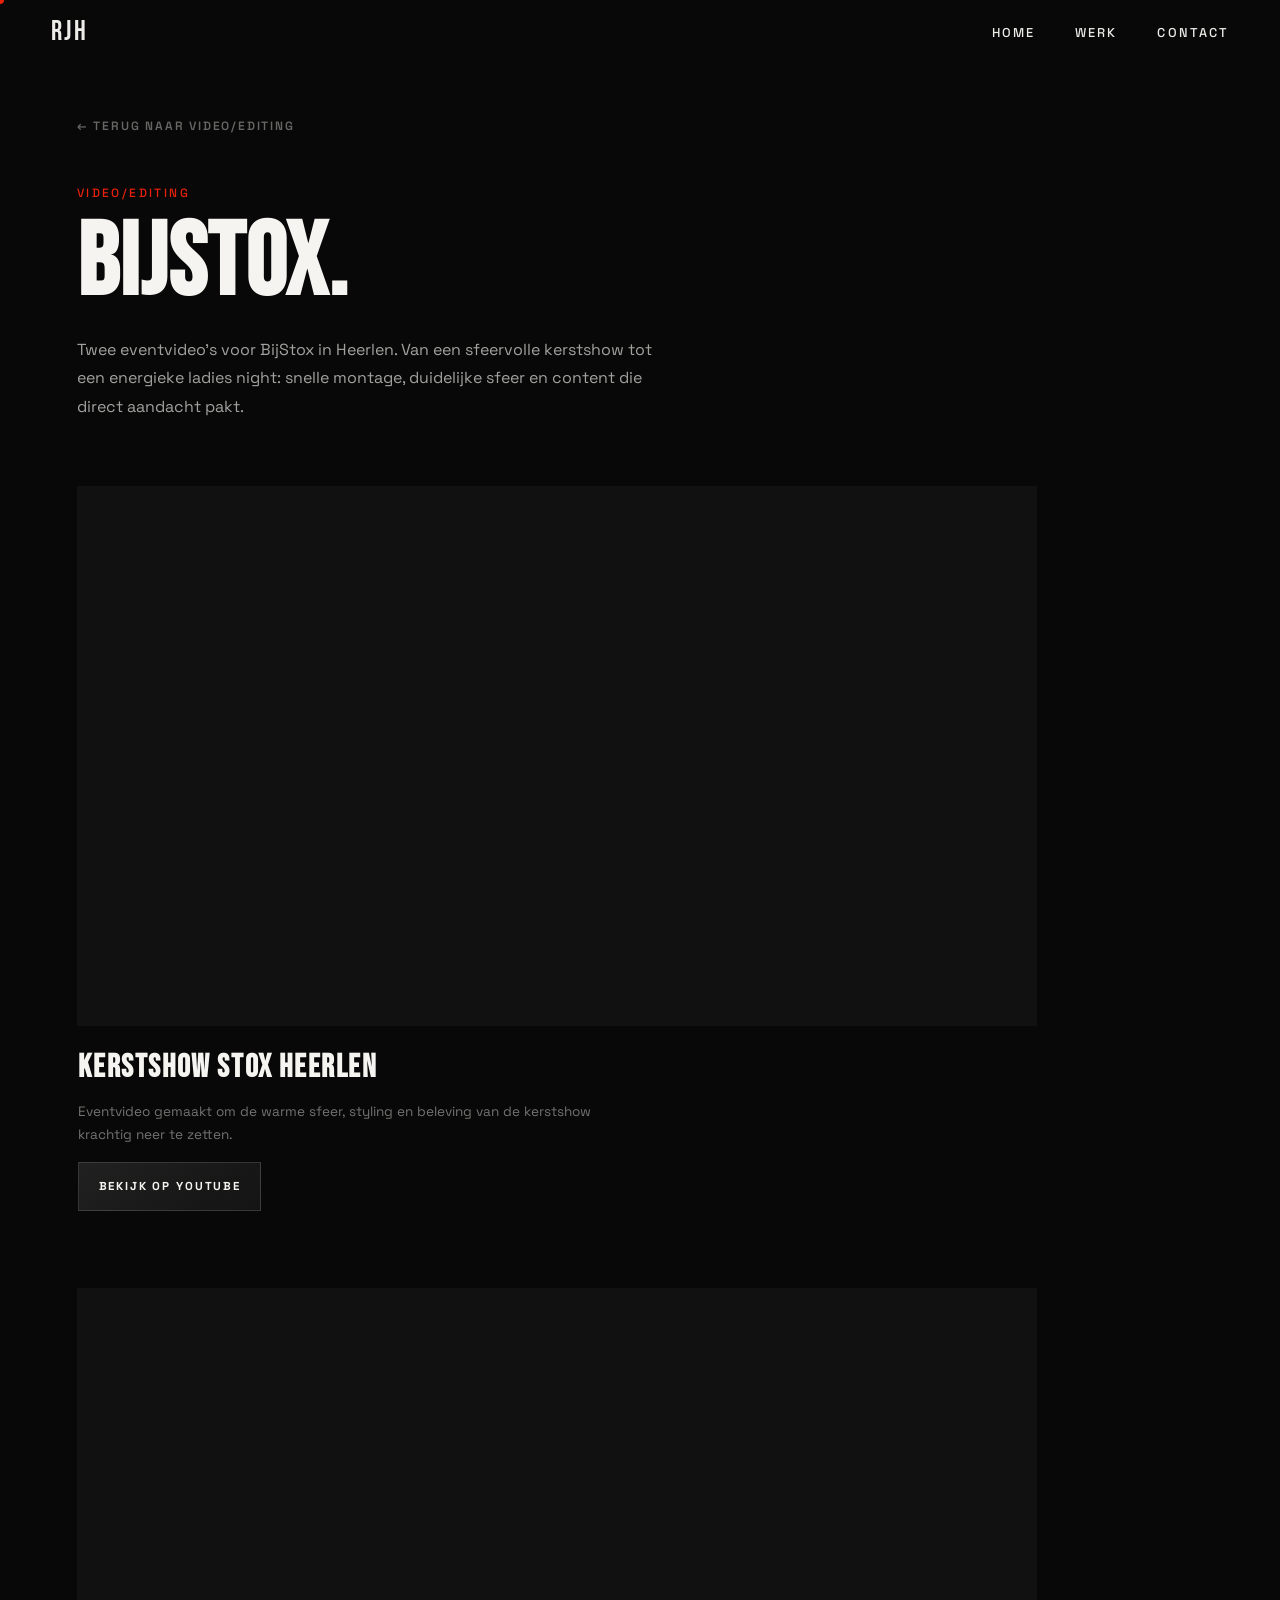
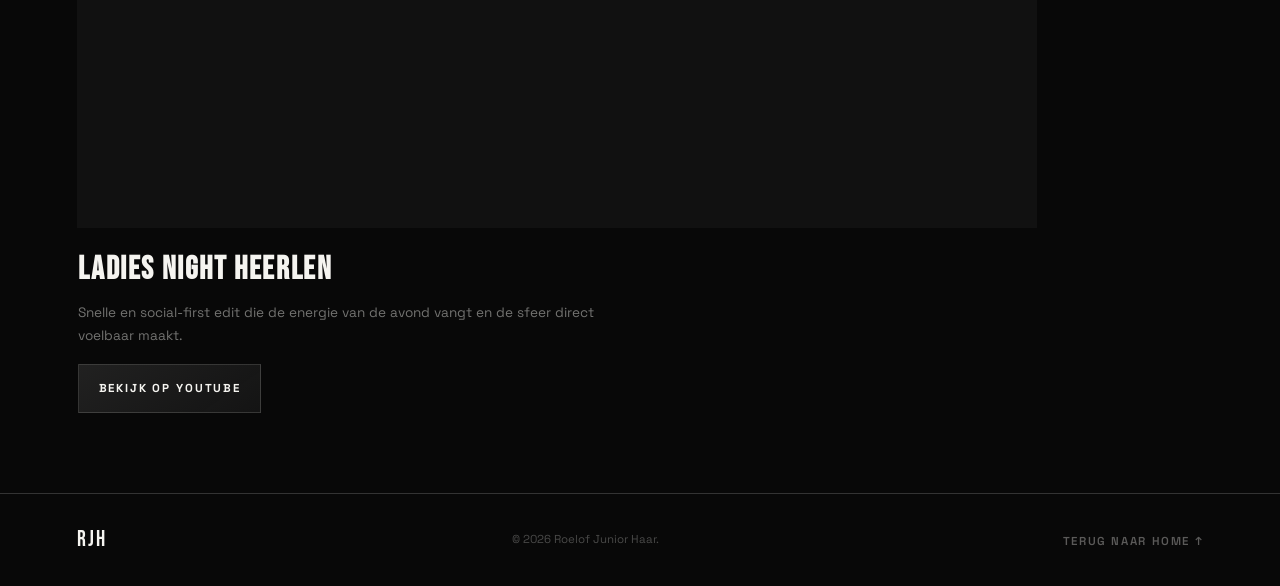
<file: video-editing/bijstox/index.html>
<!DOCTYPE html>
<html lang="nl">
<head>
  <meta charset="UTF-8" />
  <meta name="viewport" content="width=device-width, initial-scale=1.0" />
  <meta name="referrer" content="strict-origin-when-cross-origin" />
  <title>BijStox — Roelof Junior Haar</title>
  <link rel="preconnect" href="https://fonts.googleapis.com" />
  <link rel="preconnect" href="https://fonts.gstatic.com" crossorigin />
  <link href="https://fonts.googleapis.com/css2?family=Bebas+Neue&family=Space+Grotesk:wght@300;400;500;600;700&display=swap" rel="stylesheet" />
  <link rel="stylesheet" href="../../style.css" />
  <style>
    .subpage { padding: 7rem clamp(1.5rem, 6vw, 5rem) 5rem; min-height: 100vh; }
    .subpage__back { display: inline-flex; align-items: center; gap: 0.5rem; font-size: 0.75rem; font-weight: 600; letter-spacing: 0.15em; text-transform: uppercase; color: rgba(245,244,240,0.4); margin-bottom: 3rem; transition: color 0.2s; cursor: none; }
    .subpage__back:hover { color: var(--red); }
    .subpage__label { font-size: 0.75rem; font-weight: 500; letter-spacing: 0.2em; text-transform: uppercase; color: var(--red); margin-bottom: 1rem; }
    .subpage__title { font-family: var(--font-display); font-size: clamp(3rem, 8vw, 8rem); line-height: 0.9; letter-spacing: 0.01em; margin-bottom: 1.5rem; }
    .subpage__desc { max-width: 600px; color: rgba(245,244,240,0.65); line-height: 1.8; font-size: 1rem; margin-bottom: 4rem; }
    .videos-stack { display: flex; flex-direction: column; gap: clamp(3rem, 6vw, 5rem); max-width: 960px; }
    .video-block { display: flex; flex-direction: column; gap: 1rem; }
    .video-block__embed { position: relative; aspect-ratio: 16/9; width: 100%; background: #111; overflow: hidden; }
    .video-block__embed iframe { position: absolute; inset: 0; width: 100%; height: 100%; border: none; }
    .video-block__info { padding: 0 0.1rem; }
    .video-block__title { font-family: var(--font-display); font-size: clamp(1.4rem, 2.5vw, 2rem); letter-spacing: 0.05em; color: var(--off-white); margin-bottom: 0.4rem; }
    .video-block__desc { font-size: 0.85rem; color: rgba(245,244,240,0.45); line-height: 1.7; max-width: 560px; }
  </style>
</head>
<body>
  <div class="cursor-dot" id="cursorDot"></div>
  <div class="cursor-ring" id="cursorRing"></div>

  <nav class="nav" id="nav">
    <a href="../../index.html" class="nav__logo">RJH</a>
    <ul class="nav__links">
      <li><a href="../../index.html">Home</a></li>
      <li><a href="../../index.html#werk">Werk</a></li>
      <li><a href="../../index.html#contact">Contact</a></li>
    </ul>
  </nav>

  <div class="subpage">
    <a href="../index.html" class="subpage__back">&#8592; Terug naar Video/Editing</a>
    <p class="subpage__label">Video/Editing</p>
    <h1 class="subpage__title">BijStox.</h1>
    <p class="subpage__desc">
      Twee eventvideo's voor BijStox in Heerlen. Van een sfeervolle kerstshow tot een energieke ladies night: snelle montage, duidelijke sfeer en content die direct aandacht pakt.
    </p>

    <div class="videos-stack">
      <div class="video-block reveal">
        <div class="video-block__embed">
          <iframe
            src="https://www.youtube.com/embed/_BYDzynxes0"
            title="BijStox - Kerstshow Stox Heerlen"
            allow="accelerometer; autoplay; clipboard-write; encrypted-media; gyroscope; picture-in-picture"
            referrerpolicy="strict-origin-when-cross-origin"
            allowfullscreen>
          </iframe>
        </div>
        <div class="video-block__info">
          <h3 class="video-block__title">Kerstshow Stox Heerlen</h3>
          <p class="video-block__desc">Eventvideo gemaakt om de warme sfeer, styling en beleving van de kerstshow krachtig neer te zetten.</p>
        </div>
      </div>

      <div class="video-block reveal reveal--delay-1">
        <div class="video-block__embed">
          <iframe
            src="https://www.youtube.com/embed/Cdkj0vBnnWk"
            title="BijStox - Ladies Night Heerlen"
            allow="accelerometer; autoplay; clipboard-write; encrypted-media; gyroscope; picture-in-picture"
            referrerpolicy="strict-origin-when-cross-origin"
            allowfullscreen>
          </iframe>
        </div>
        <div class="video-block__info">
          <h3 class="video-block__title">Ladies Night Heerlen</h3>
          <p class="video-block__desc">Snelle en social-first edit die de energie van de avond vangt en de sfeer direct voelbaar maakt.</p>
        </div>
      </div>
    </div>
  </div>

  <footer class="footer">
    <div class="footer__inner">
      <span class="footer__logo">RJH</span>
      <span class="footer__copy">&copy; 2026 Roelof Junior Haar.</span>
      <span class="footer__back"><a href="../../index.html">Terug naar home &uarr;</a></span>
    </div>
  </footer>

  <script src="../../script.js"></script>
</body>
</html>
</file>
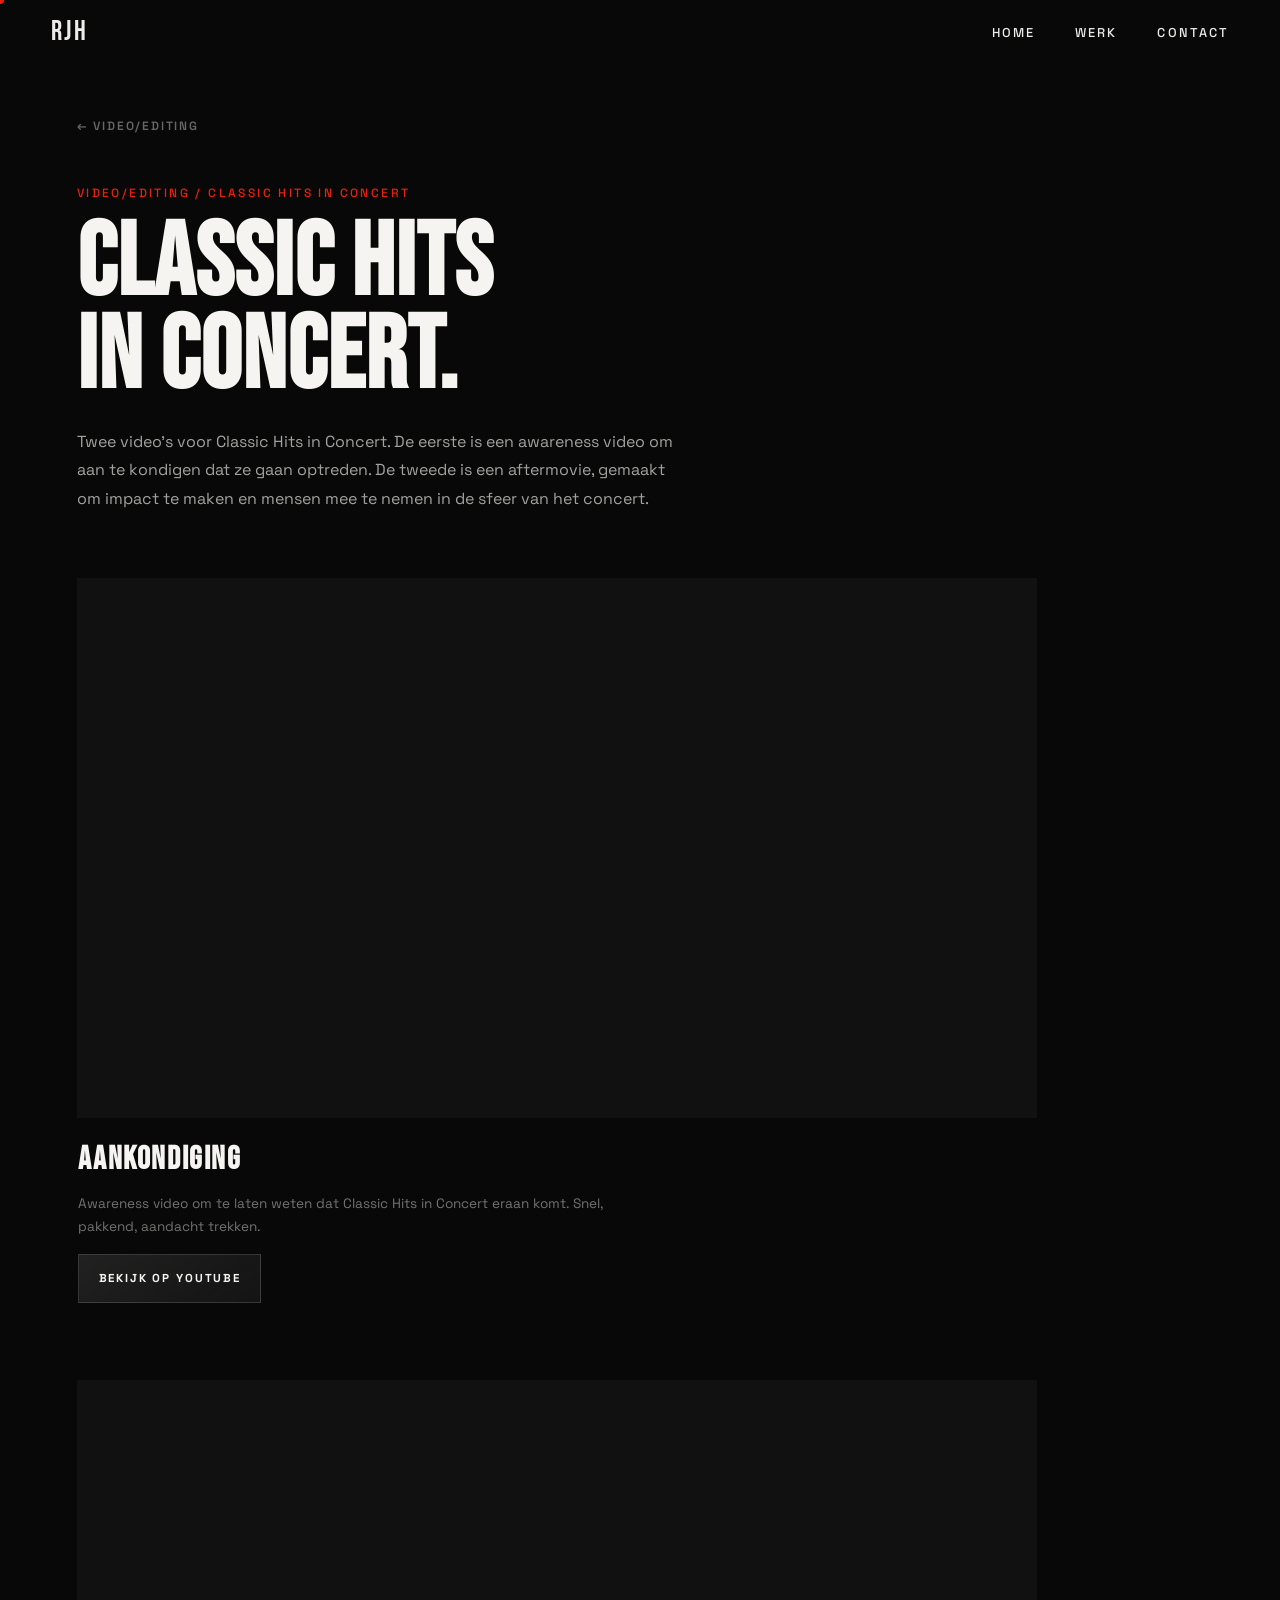
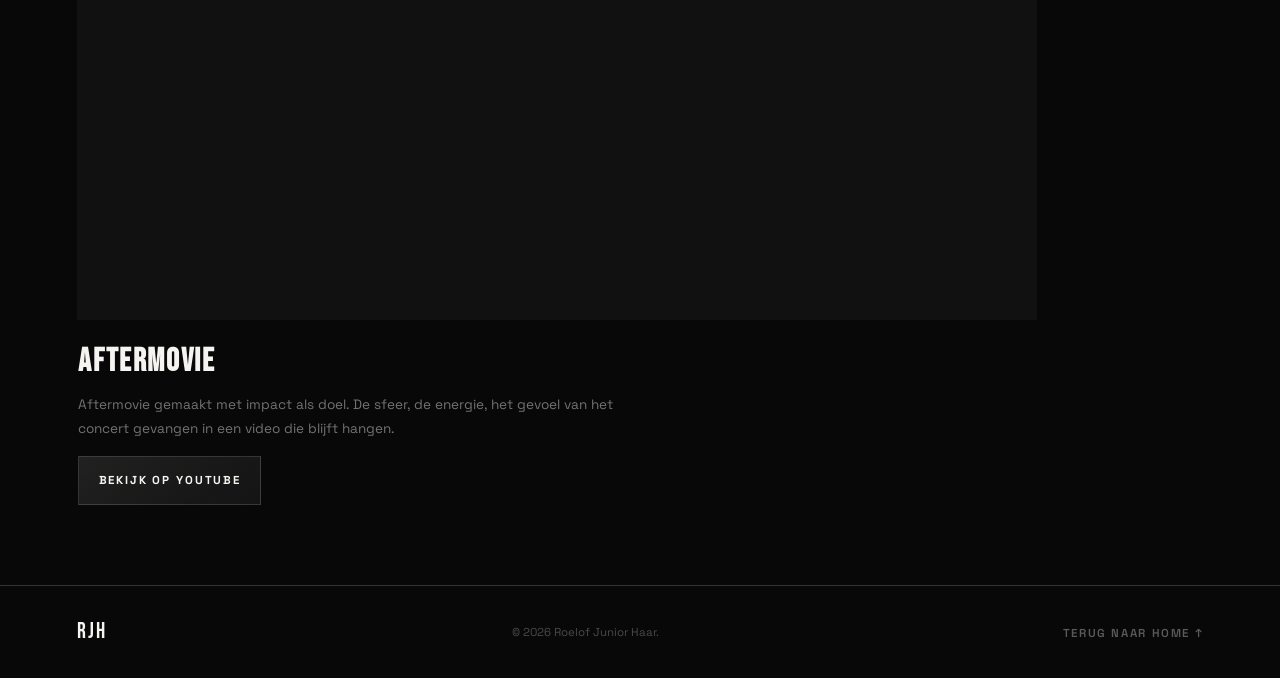
<file: video-editing/classic-hits-in-concert/index.html>
<!DOCTYPE html>
<html lang="nl">
<head>
  <meta charset="UTF-8" />
  <meta name="viewport" content="width=device-width, initial-scale=1.0" />
  <meta name="referrer" content="strict-origin-when-cross-origin" />
  <title>Classic Hits in Concert — Video/Editing</title>
  <link rel="preconnect" href="https://fonts.googleapis.com" />
  <link rel="preconnect" href="https://fonts.gstatic.com" crossorigin />
  <link href="https://fonts.googleapis.com/css2?family=Bebas+Neue&family=Space+Grotesk:wght@300;400;500;600;700&display=swap" rel="stylesheet" />
  <link rel="stylesheet" href="../../style.css" />
  <style>
    .subpage { padding: 7rem clamp(1.5rem, 6vw, 5rem) 5rem; min-height: 100vh; }
    .subpage__back { display: inline-flex; align-items: center; gap: 0.5rem; font-size: 0.75rem; font-weight: 600; letter-spacing: 0.15em; text-transform: uppercase; color: rgba(245,244,240,0.4); margin-bottom: 3rem; transition: color 0.2s; cursor: none; }
    .subpage__back:hover { color: var(--red); }
    .subpage__label { font-size: 0.75rem; font-weight: 500; letter-spacing: 0.2em; text-transform: uppercase; color: var(--red); margin-bottom: 1rem; }
    .subpage__title { font-family: var(--font-display); font-size: clamp(3rem, 8vw, 8rem); line-height: 0.9; letter-spacing: 0.01em; margin-bottom: 1.5rem; }
    .subpage__desc { max-width: 600px; color: rgba(245,244,240,0.65); line-height: 1.8; font-size: 1rem; margin-bottom: 4rem; }
    .videos-stack { display: flex; flex-direction: column; gap: clamp(3rem, 6vw, 5rem); max-width: 960px; }
    .video-block { display: flex; flex-direction: column; gap: 1rem; }
    .video-block__embed { position: relative; aspect-ratio: 16/9; width: 100%; background: #111; overflow: hidden; }
    .video-block__embed iframe { position: absolute; inset: 0; width: 100%; height: 100%; border: none; }
    .video-block__info { padding: 0 0.1rem; }
    .video-block__title { font-family: var(--font-display); font-size: clamp(1.4rem, 2.5vw, 2rem); letter-spacing: 0.05em; color: var(--off-white); margin-bottom: 0.4rem; }
    .video-block__desc { font-size: 0.85rem; color: rgba(245,244,240,0.45); line-height: 1.7; max-width: 560px; }
  </style>
</head>
<body>
  <div class="cursor-dot" id="cursorDot"></div>
  <div class="cursor-ring" id="cursorRing"></div>

  <nav class="nav" id="nav">
    <a href="../../index.html" class="nav__logo">RJH</a>
    <ul class="nav__links">
      <li><a href="../../index.html">Home</a></li>
      <li><a href="../../index.html#werk">Werk</a></li>
      <li><a href="../../index.html#contact">Contact</a></li>
    </ul>
  </nav>

  <div class="subpage">
    <a href="../index.html" class="subpage__back">&#8592; Video/Editing</a>
    <p class="subpage__label">Video/Editing / Classic Hits in Concert</p>
    <h1 class="subpage__title">Classic Hits<br>in Concert.</h1>
    <p class="subpage__desc">
      Twee video's voor Classic Hits in Concert. De eerste is een awareness video om aan te kondigen dat ze gaan optreden. De tweede is een aftermovie, gemaakt om impact te maken en mensen mee te nemen in de sfeer van het concert.
    </p>

    <div class="videos-stack">

      <div class="video-block reveal">
        <div class="video-block__embed">
          <iframe
            src="https://www.youtube.com/embed/BGxbTy1RerQ"
            title="Classic Hits in Concert - Aankondiging"
            allow="accelerometer; autoplay; clipboard-write; encrypted-media; gyroscope; picture-in-picture"
            referrerpolicy="strict-origin-when-cross-origin"
            allowfullscreen>
          </iframe>
        </div>
        <div class="video-block__info">
          <h3 class="video-block__title">Aankondiging</h3>
          <p class="video-block__desc">Awareness video om te laten weten dat Classic Hits in Concert eraan komt. Snel, pakkend, aandacht trekken.</p>
        </div>
      </div>

      <div class="video-block reveal reveal--delay-1">
        <div class="video-block__embed">
          <iframe
            src="https://www.youtube.com/embed/Pt_MIyQPe0k"
            title="Classic Hits in Concert - Aftermovie"
            allow="accelerometer; autoplay; clipboard-write; encrypted-media; gyroscope; picture-in-picture"
            referrerpolicy="strict-origin-when-cross-origin"
            allowfullscreen>
          </iframe>
        </div>
        <div class="video-block__info">
          <h3 class="video-block__title">Aftermovie</h3>
          <p class="video-block__desc">Aftermovie gemaakt met impact als doel. De sfeer, de energie, het gevoel van het concert gevangen in een video die blijft hangen.</p>
        </div>
      </div>

    </div>
  </div>

  <footer class="footer">
    <div class="footer__inner">
      <span class="footer__logo">RJH</span>
      <span class="footer__copy">&copy; 2026 Roelof Junior Haar.</span>
      <span class="footer__back"><a href="../../index.html">Terug naar home &uarr;</a></span>
    </div>
  </footer>

  <script src="../../script.js"></script>
</body>
</html>
</file>
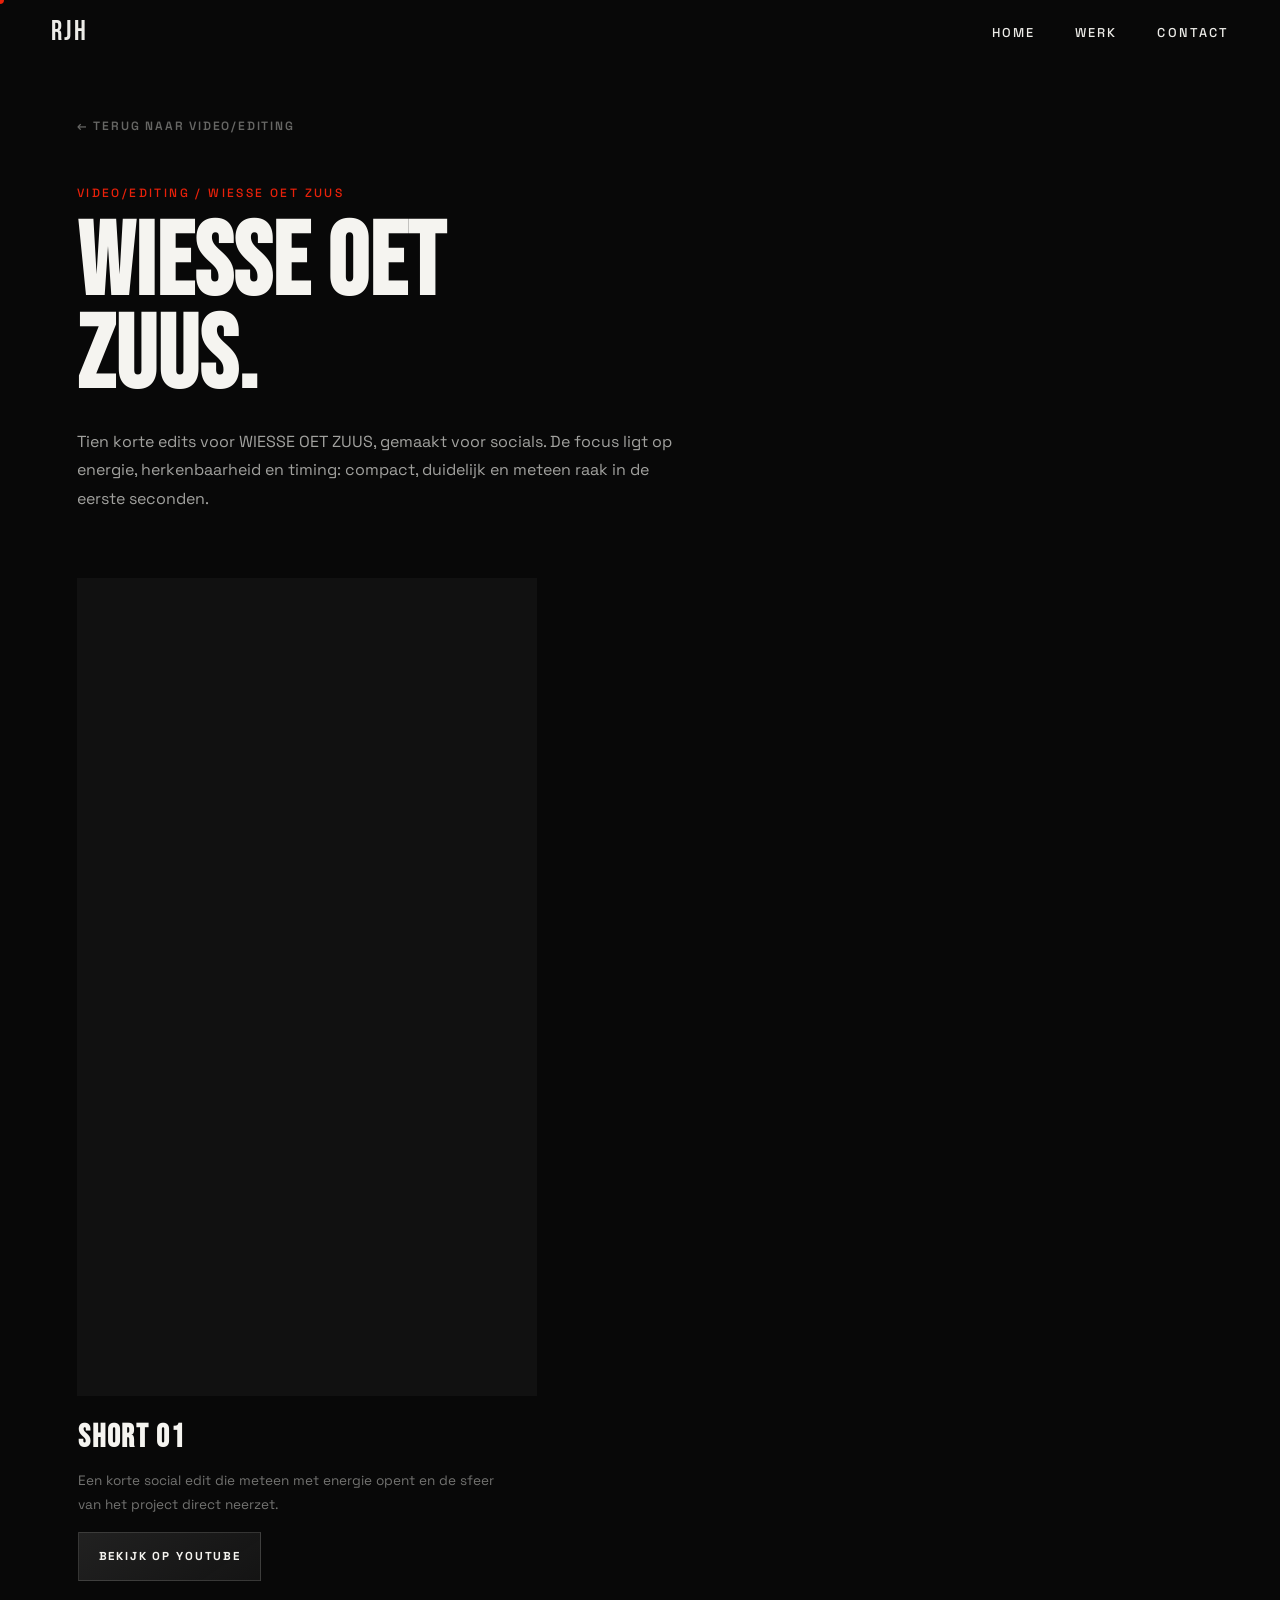
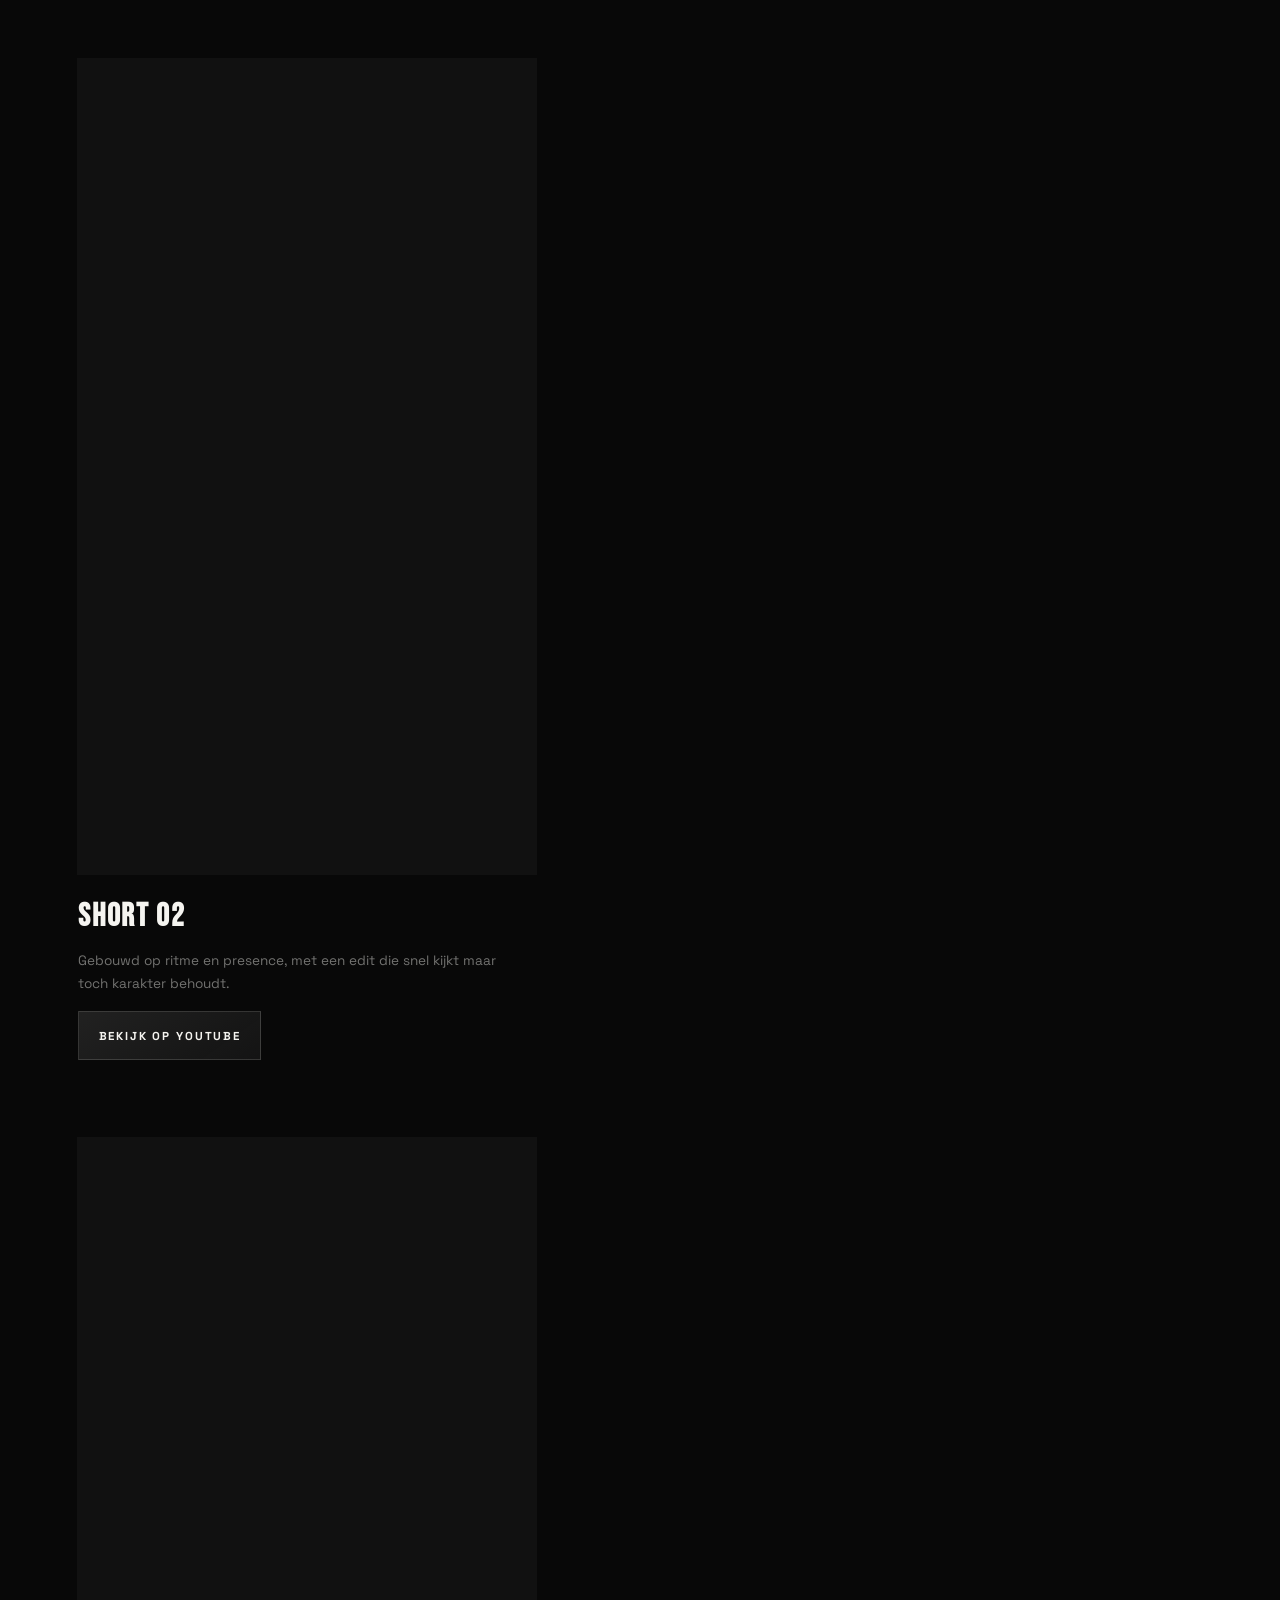
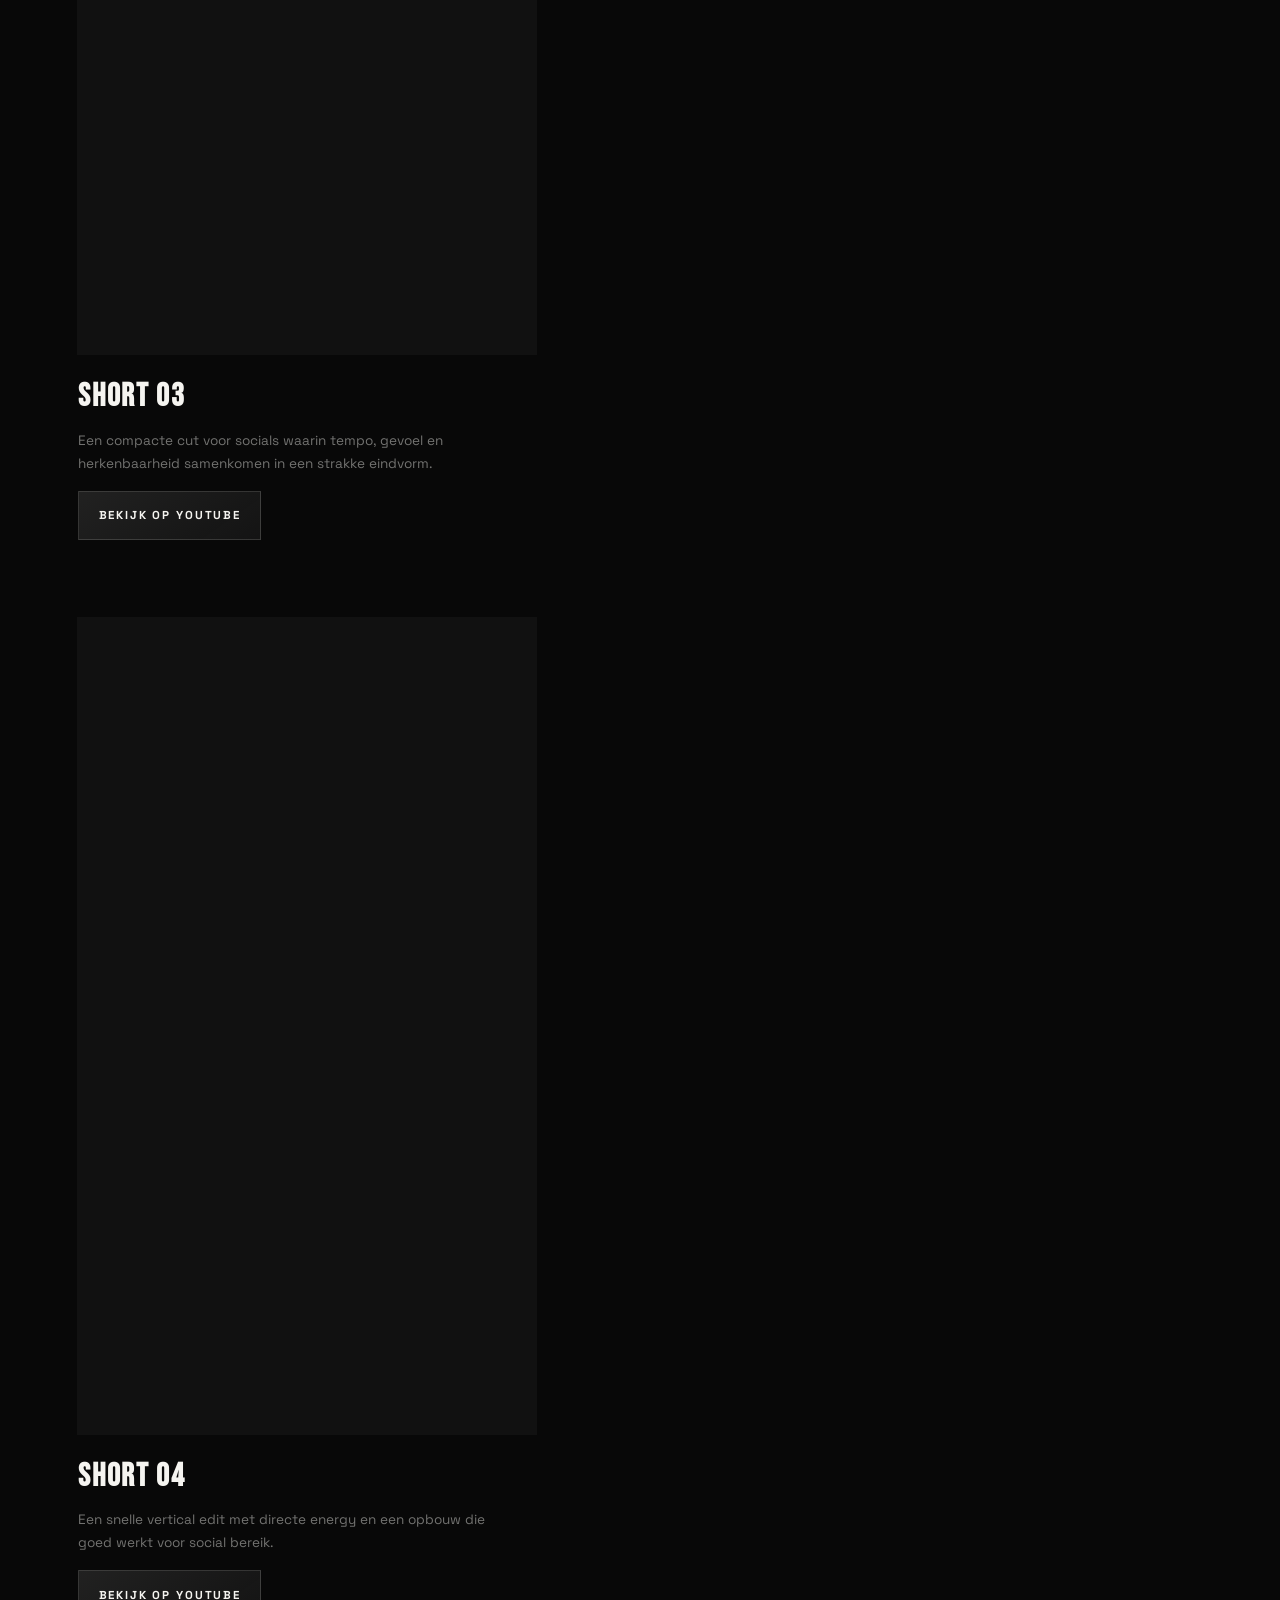
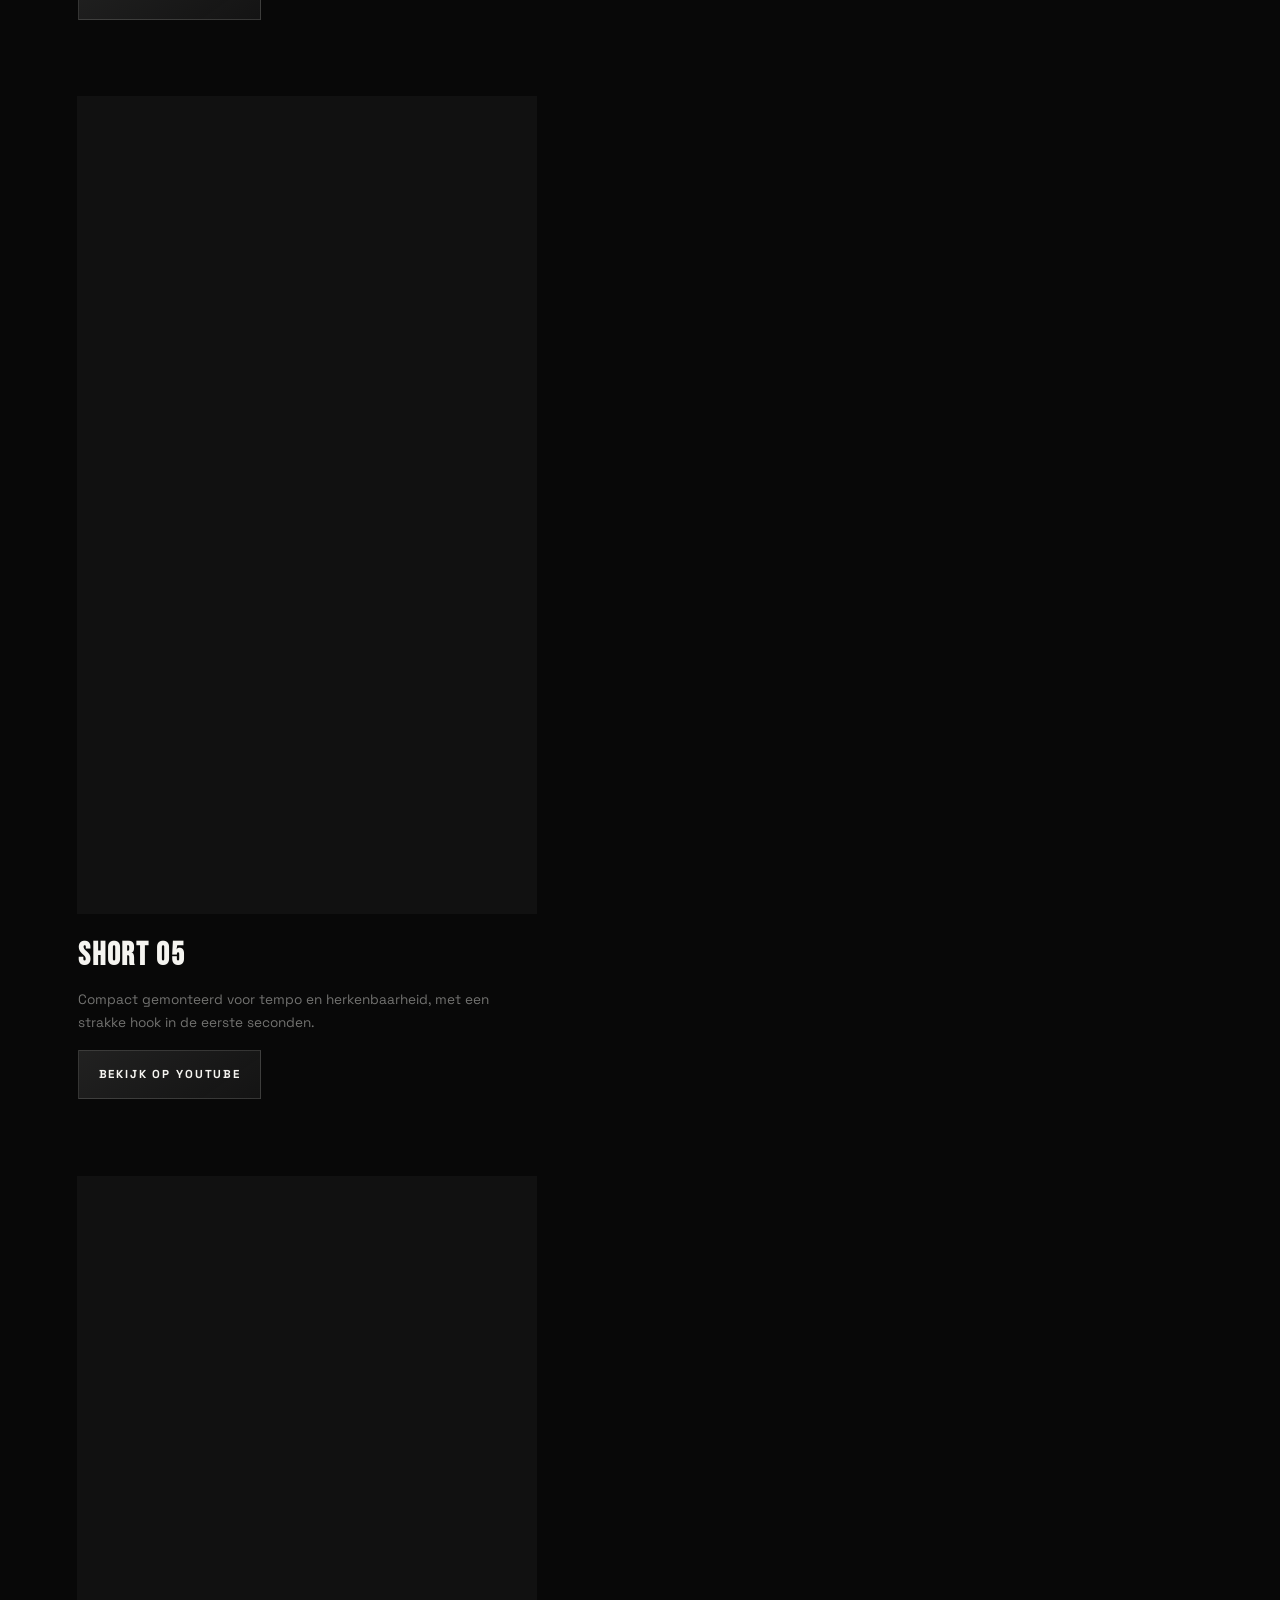
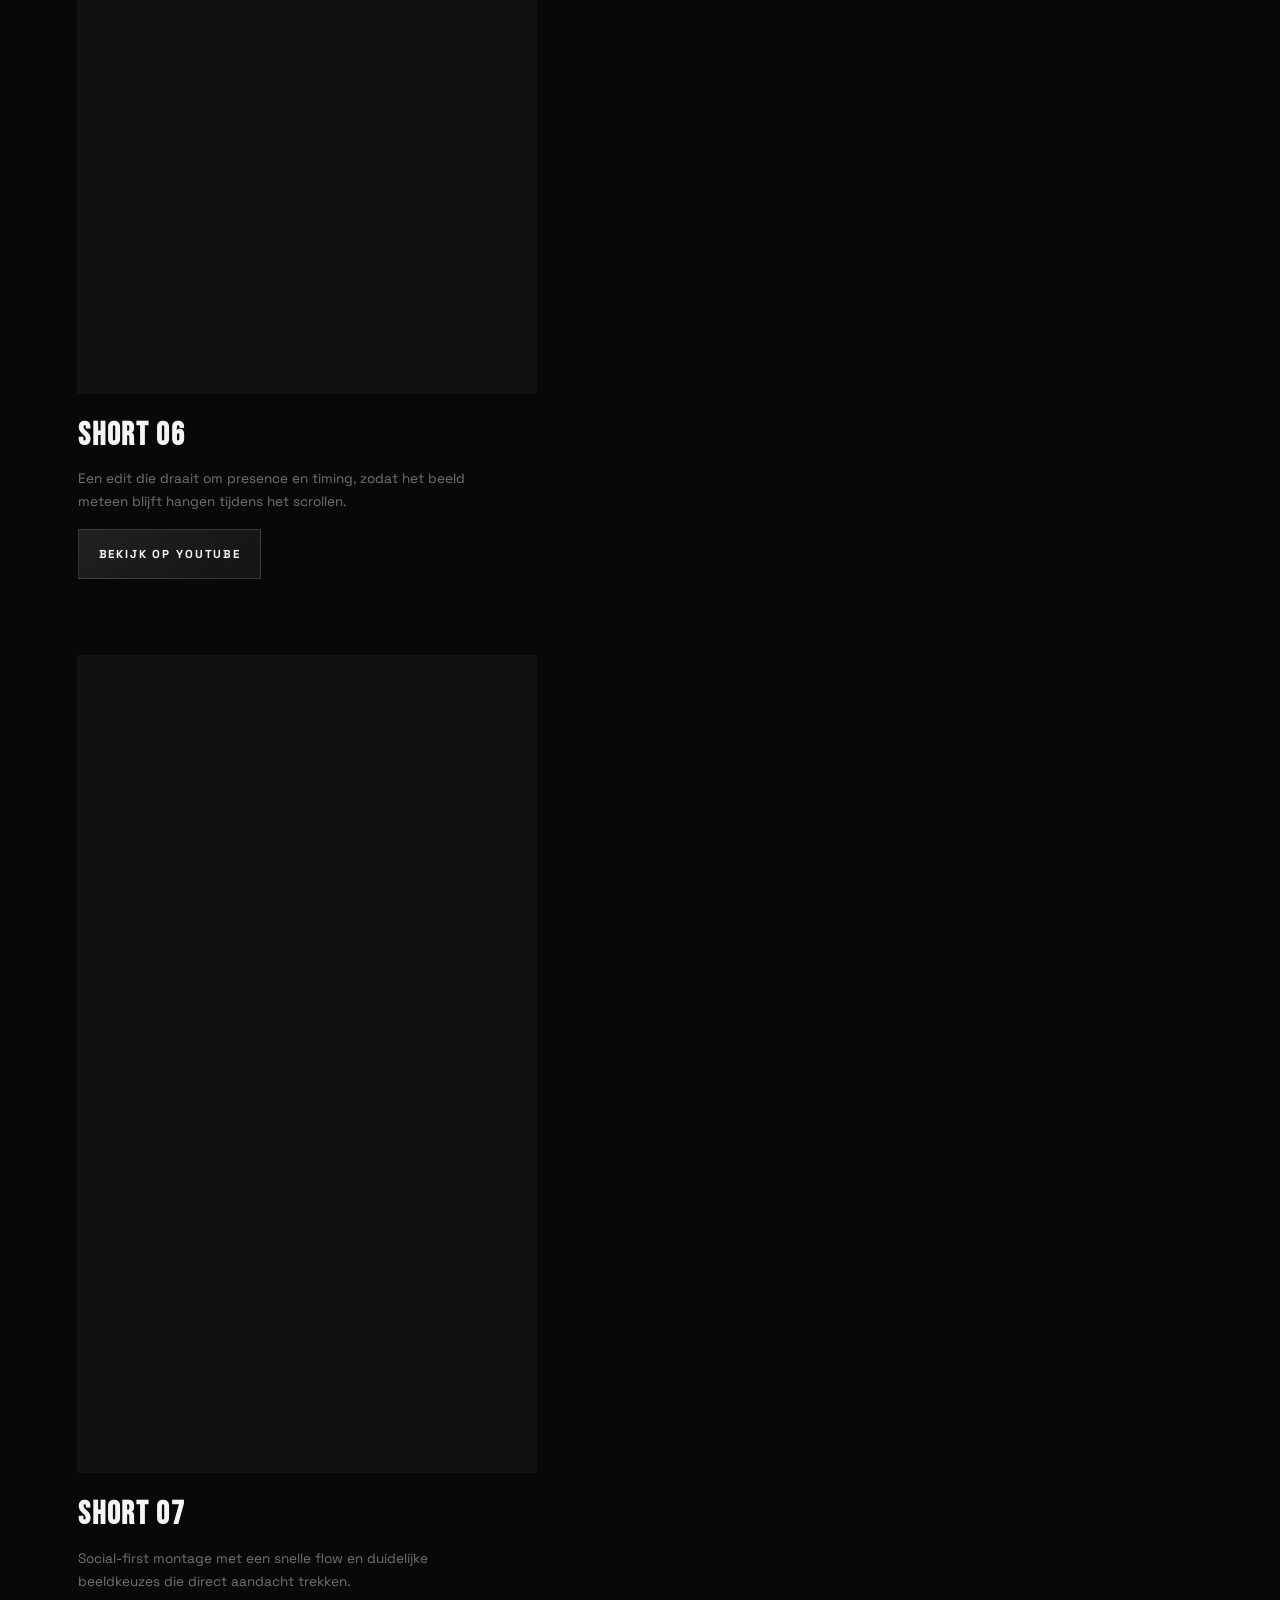
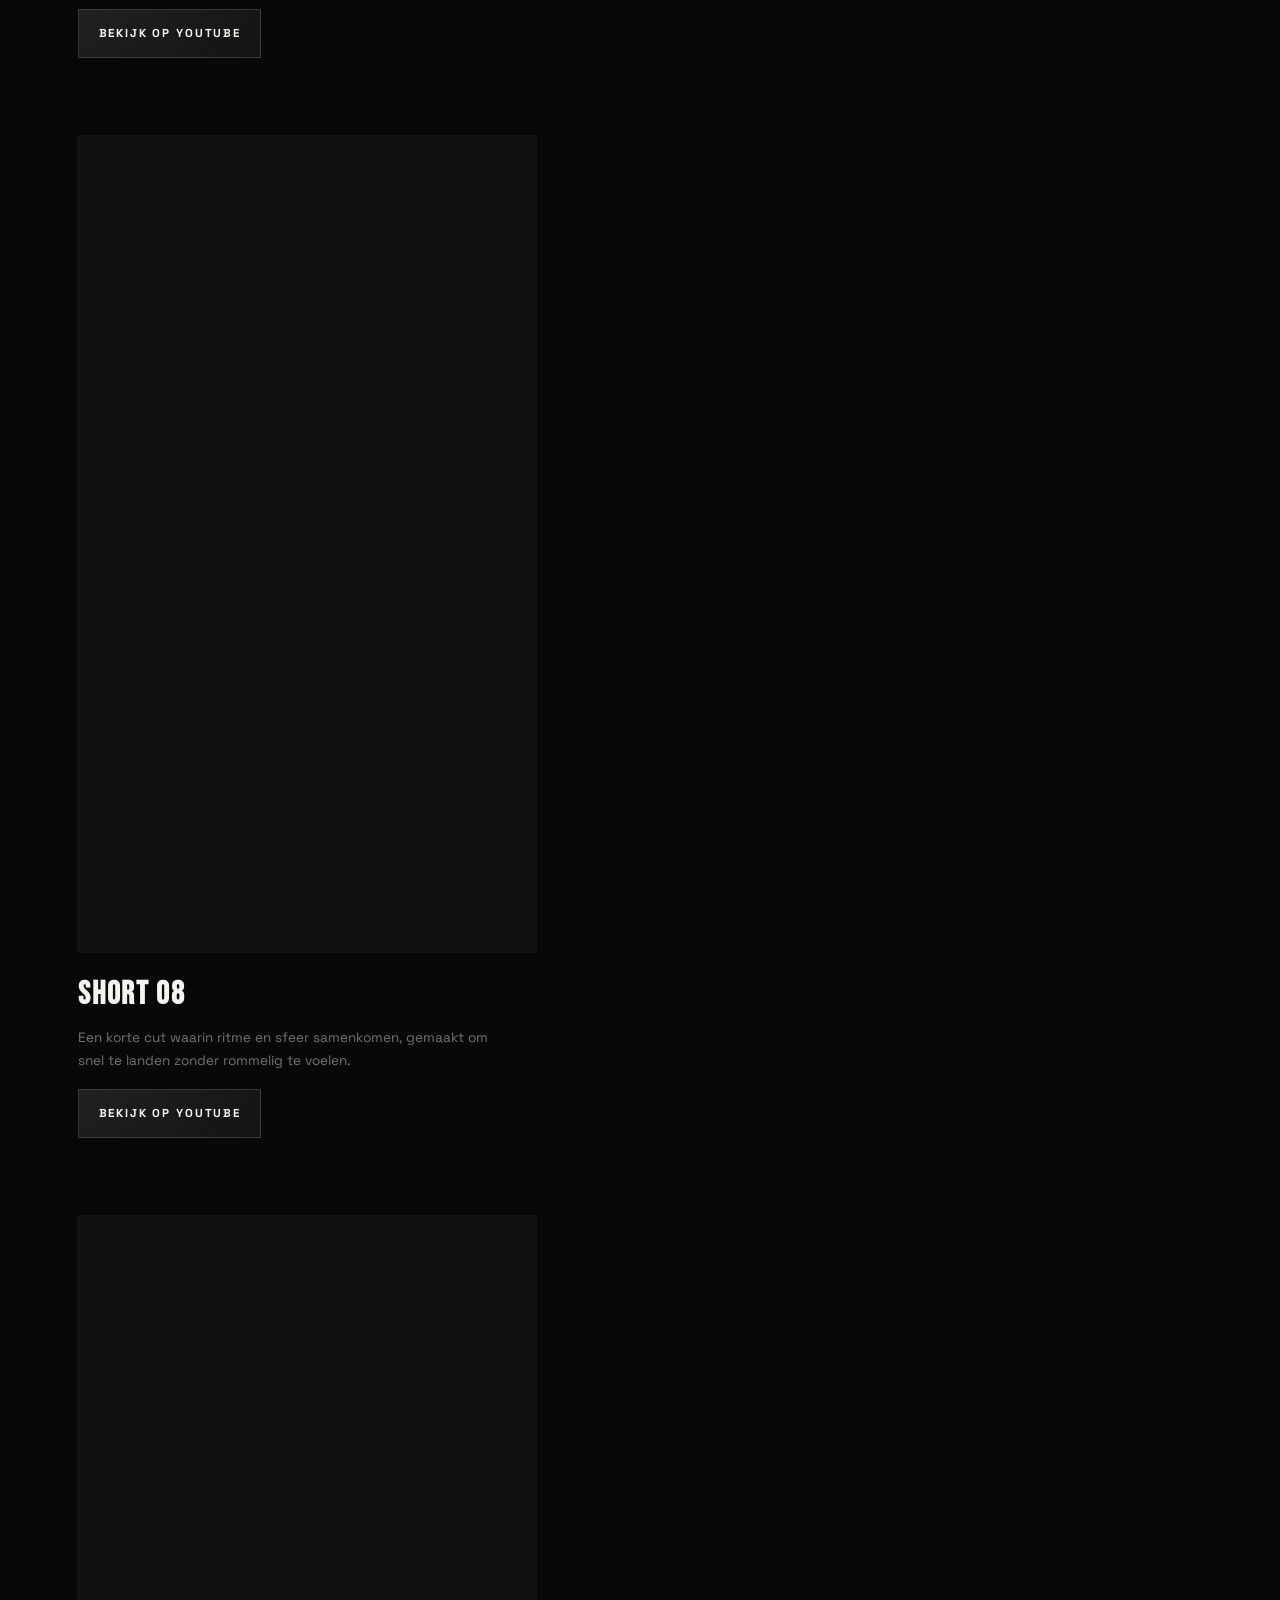
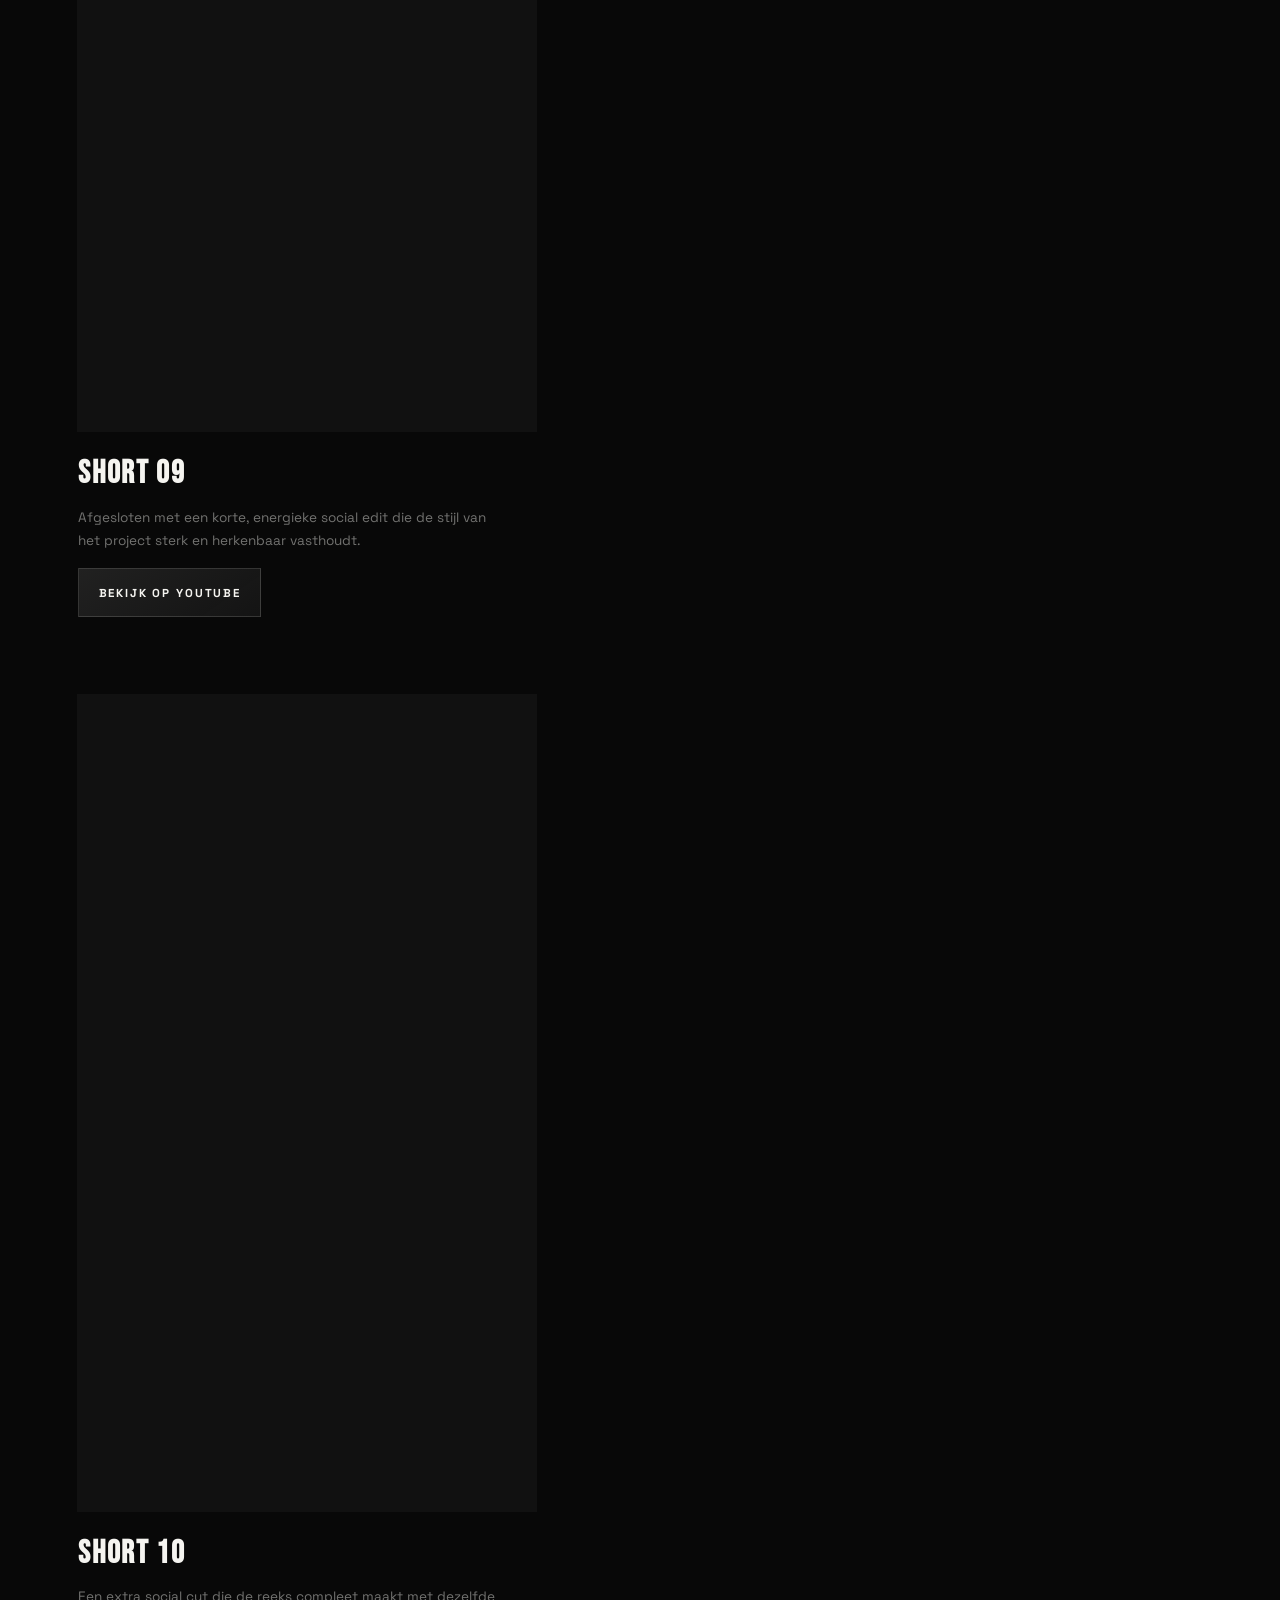
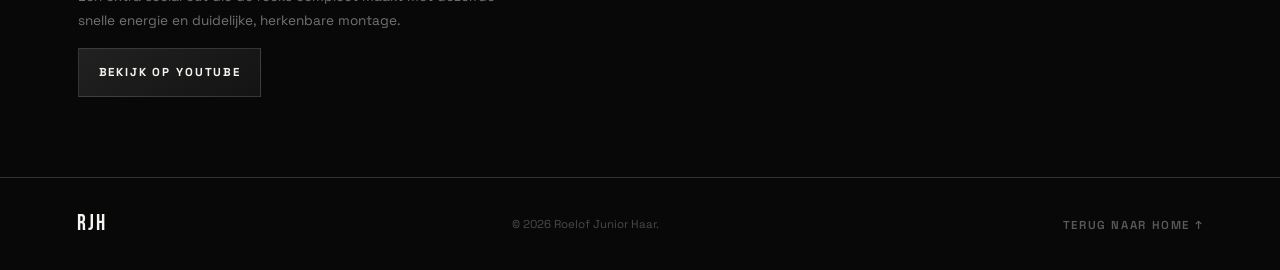
<file: video-editing/wiesse-oet-zuus/index.html>
<!DOCTYPE html>
<html lang="nl">
<head>
  <meta charset="UTF-8" />
  <meta name="viewport" content="width=device-width, initial-scale=1.0" />
  <meta name="referrer" content="strict-origin-when-cross-origin" />
  <title>WIESSE OET ZUUS — Video/Editing</title>
  <link rel="preconnect" href="https://fonts.googleapis.com" />
  <link rel="preconnect" href="https://fonts.gstatic.com" crossorigin />
  <link href="https://fonts.googleapis.com/css2?family=Bebas+Neue&family=Space+Grotesk:wght@300;400;500;600;700&display=swap" rel="stylesheet" />
  <link rel="stylesheet" href="../../style.css" />
  <style>
    .subpage { padding: 7rem clamp(1.5rem, 6vw, 5rem) 5rem; min-height: 100vh; }
    .subpage__back { display: inline-flex; align-items: center; gap: 0.5rem; font-size: 0.75rem; font-weight: 600; letter-spacing: 0.15em; text-transform: uppercase; color: rgba(245,244,240,0.4); margin-bottom: 3rem; transition: color 0.2s; cursor: none; }
    .subpage__back:hover { color: var(--red); }
    .subpage__label { font-size: 0.75rem; font-weight: 500; letter-spacing: 0.2em; text-transform: uppercase; color: var(--red); margin-bottom: 1rem; }
    .subpage__title { font-family: var(--font-display); font-size: clamp(3rem, 8vw, 8rem); line-height: 0.9; letter-spacing: 0.01em; margin-bottom: 1.5rem; }
    .subpage__desc { max-width: 620px; color: rgba(245,244,240,0.65); line-height: 1.8; font-size: 1rem; margin-bottom: 4rem; }
    .videos-stack { display: flex; flex-direction: column; gap: clamp(3rem, 6vw, 5rem); max-width: 460px; }
    .video-block { display: flex; flex-direction: column; gap: 1rem; }
    .video-block__embed { position: relative; aspect-ratio: 9/16; width: 100%; background: #111; overflow: hidden; }
    .video-block__embed iframe { position: absolute; inset: 0; width: 100%; height: 100%; border: none; }
    .video-block__info { padding: 0 0.1rem; }
    .video-block__title { font-family: var(--font-display); font-size: clamp(1.4rem, 2.5vw, 2rem); letter-spacing: 0.05em; color: var(--off-white); margin-bottom: 0.4rem; }
    .video-block__desc { font-size: 0.85rem; color: rgba(245,244,240,0.45); line-height: 1.7; max-width: 420px; }
  </style>
</head>
<body>
  <div class="cursor-dot" id="cursorDot"></div>
  <div class="cursor-ring" id="cursorRing"></div>

  <nav class="nav" id="nav">
    <a href="../../index.html" class="nav__logo">RJH</a>
    <ul class="nav__links">
      <li><a href="../../index.html">Home</a></li>
      <li><a href="../../index.html#werk">Werk</a></li>
      <li><a href="../../index.html#contact">Contact</a></li>
    </ul>
  </nav>

  <div class="subpage">
    <a href="../index.html" class="subpage__back">&#8592; Terug naar Video/Editing</a>
    <p class="subpage__label">Video/Editing / WIESSE OET ZUUS</p>
    <h1 class="subpage__title">WIESSE OET<br>ZUUS.</h1>
    <p class="subpage__desc">
      Tien korte edits voor WIESSE OET ZUUS, gemaakt voor socials. De focus ligt op energie, herkenbaarheid en timing: compact, duidelijk en meteen raak in de eerste seconden.
    </p>

    <div class="videos-stack">
      <div class="video-block reveal">
        <div class="video-block__embed">
          <iframe
            src="https://www.youtube.com/embed/4_NSCKHRGMo"
            title="WIESSE OET ZUUS short 01"
            allow="accelerometer; autoplay; clipboard-write; encrypted-media; gyroscope; picture-in-picture"
            referrerpolicy="strict-origin-when-cross-origin"
            allowfullscreen>
          </iframe>
        </div>
        <div class="video-block__info">
          <h3 class="video-block__title">Short 01</h3>
          <p class="video-block__desc">Een korte social edit die meteen met energie opent en de sfeer van het project direct neerzet.</p>
        </div>
      </div>

      <div class="video-block reveal reveal--delay-1">
        <div class="video-block__embed">
          <iframe
            src="https://www.youtube.com/embed/VhM5MJ915po"
            title="WIESSE OET ZUUS short 02"
            allow="accelerometer; autoplay; clipboard-write; encrypted-media; gyroscope; picture-in-picture"
            referrerpolicy="strict-origin-when-cross-origin"
            allowfullscreen>
          </iframe>
        </div>
        <div class="video-block__info">
          <h3 class="video-block__title">Short 02</h3>
          <p class="video-block__desc">Gebouwd op ritme en presence, met een edit die snel kijkt maar toch karakter behoudt.</p>
        </div>
      </div>

      <div class="video-block reveal reveal--delay-2">
        <div class="video-block__embed">
          <iframe
            src="https://www.youtube.com/embed/7MwYYLLAoLg"
            title="WIESSE OET ZUUS short 03"
            allow="accelerometer; autoplay; clipboard-write; encrypted-media; gyroscope; picture-in-picture"
            referrerpolicy="strict-origin-when-cross-origin"
            allowfullscreen>
          </iframe>
        </div>
        <div class="video-block__info">
          <h3 class="video-block__title">Short 03</h3>
          <p class="video-block__desc">Een compacte cut voor socials waarin tempo, gevoel en herkenbaarheid samenkomen in een strakke eindvorm.</p>
        </div>
      </div>

      <div class="video-block reveal">
        <div class="video-block__embed">
          <iframe
            src="https://www.youtube.com/embed/FC4gPqepKBE"
            title="WIESSE OET ZUUS short 04"
            allow="accelerometer; autoplay; clipboard-write; encrypted-media; gyroscope; picture-in-picture"
            referrerpolicy="strict-origin-when-cross-origin"
            allowfullscreen>
          </iframe>
        </div>
        <div class="video-block__info">
          <h3 class="video-block__title">Short 04</h3>
          <p class="video-block__desc">Een snelle vertical edit met directe energy en een opbouw die goed werkt voor social bereik.</p>
        </div>
      </div>

      <div class="video-block reveal reveal--delay-1">
        <div class="video-block__embed">
          <iframe
            src="https://www.youtube.com/embed/SuUFcj_3i9c"
            title="WIESSE OET ZUUS short 05"
            allow="accelerometer; autoplay; clipboard-write; encrypted-media; gyroscope; picture-in-picture"
            referrerpolicy="strict-origin-when-cross-origin"
            allowfullscreen>
          </iframe>
        </div>
        <div class="video-block__info">
          <h3 class="video-block__title">Short 05</h3>
          <p class="video-block__desc">Compact gemonteerd voor tempo en herkenbaarheid, met een strakke hook in de eerste seconden.</p>
        </div>
      </div>

      <div class="video-block reveal reveal--delay-2">
        <div class="video-block__embed">
          <iframe
            src="https://www.youtube.com/embed/Okp8oF0hgOs"
            title="WIESSE OET ZUUS short 06"
            allow="accelerometer; autoplay; clipboard-write; encrypted-media; gyroscope; picture-in-picture"
            referrerpolicy="strict-origin-when-cross-origin"
            allowfullscreen>
          </iframe>
        </div>
        <div class="video-block__info">
          <h3 class="video-block__title">Short 06</h3>
          <p class="video-block__desc">Een edit die draait om presence en timing, zodat het beeld meteen blijft hangen tijdens het scrollen.</p>
        </div>
      </div>

      <div class="video-block reveal">
        <div class="video-block__embed">
          <iframe
            src="https://www.youtube.com/embed/cP837zSjyTU"
            title="WIESSE OET ZUUS short 07"
            allow="accelerometer; autoplay; clipboard-write; encrypted-media; gyroscope; picture-in-picture"
            referrerpolicy="strict-origin-when-cross-origin"
            allowfullscreen>
          </iframe>
        </div>
        <div class="video-block__info">
          <h3 class="video-block__title">Short 07</h3>
          <p class="video-block__desc">Social-first montage met een snelle flow en duidelijke beeldkeuzes die direct aandacht trekken.</p>
        </div>
      </div>

      <div class="video-block reveal reveal--delay-1">
        <div class="video-block__embed">
          <iframe
            src="https://www.youtube.com/embed/3wHNcveu7UI"
            title="WIESSE OET ZUUS short 08"
            allow="accelerometer; autoplay; clipboard-write; encrypted-media; gyroscope; picture-in-picture"
            referrerpolicy="strict-origin-when-cross-origin"
            allowfullscreen>
          </iframe>
        </div>
        <div class="video-block__info">
          <h3 class="video-block__title">Short 08</h3>
          <p class="video-block__desc">Een korte cut waarin ritme en sfeer samenkomen, gemaakt om snel te landen zonder rommelig te voelen.</p>
        </div>
      </div>

      <div class="video-block reveal reveal--delay-2">
        <div class="video-block__embed">
          <iframe
            src="https://www.youtube.com/embed/B3oQi0kwazE"
            title="WIESSE OET ZUUS short 09"
            allow="accelerometer; autoplay; clipboard-write; encrypted-media; gyroscope; picture-in-picture"
            referrerpolicy="strict-origin-when-cross-origin"
            allowfullscreen>
          </iframe>
        </div>
        <div class="video-block__info">
          <h3 class="video-block__title">Short 09</h3>
          <p class="video-block__desc">Afgesloten met een korte, energieke social edit die de stijl van het project sterk en herkenbaar vasthoudt.</p>
        </div>
      </div>

      <div class="video-block reveal">
        <div class="video-block__embed">
          <iframe
            src="https://www.youtube.com/embed/TF0Sb4JXAGA"
            title="WIESSE OET ZUUS short 10"
            allow="accelerometer; autoplay; clipboard-write; encrypted-media; gyroscope; picture-in-picture"
            referrerpolicy="strict-origin-when-cross-origin"
            allowfullscreen>
          </iframe>
        </div>
        <div class="video-block__info">
          <h3 class="video-block__title">Short 10</h3>
          <p class="video-block__desc">Een extra social cut die de reeks compleet maakt met dezelfde snelle energie en duidelijke, herkenbare montage.</p>
        </div>
      </div>
    </div>
  </div>

  <footer class="footer">
    <div class="footer__inner">
      <span class="footer__logo">RJH</span>
      <span class="footer__copy">&copy; 2026 Roelof Junior Haar.</span>
      <span class="footer__back"><a href="../../index.html">Terug naar home &uarr;</a></span>
    </div>
  </footer>

  <script src="../../script.js"></script>
</body>
</html>
</file>
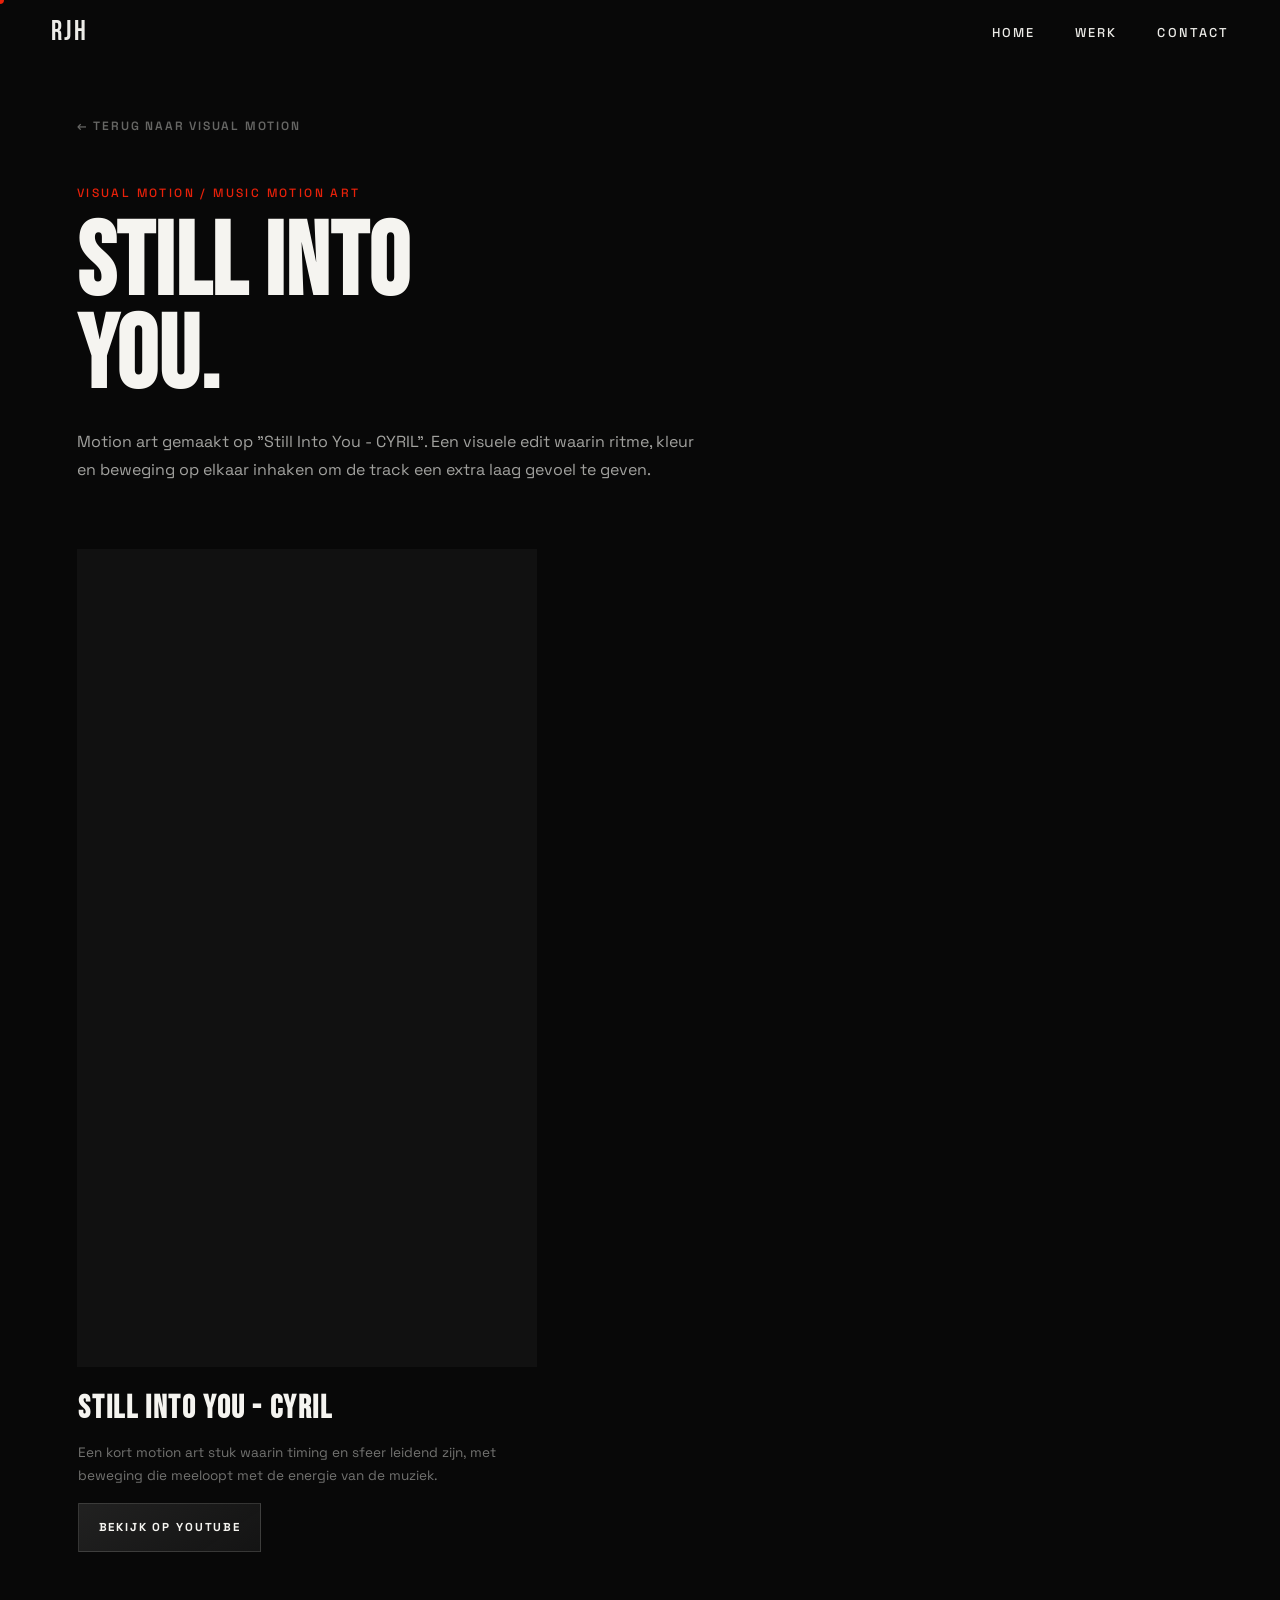
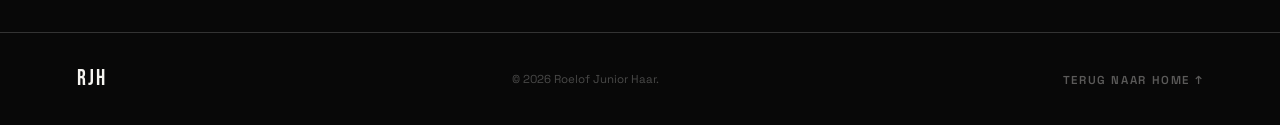
<file: visual-motion/still-into-you-cyril/index.html>
<!DOCTYPE html>
<html lang="nl">
<head>
  <meta charset="UTF-8" />
  <meta name="viewport" content="width=device-width, initial-scale=1.0" />
  <meta name="referrer" content="strict-origin-when-cross-origin" />
  <title>Still Into You - CYRIL — Visual Motion</title>
  <link rel="preconnect" href="https://fonts.googleapis.com" />
  <link rel="preconnect" href="https://fonts.gstatic.com" crossorigin />
  <link href="https://fonts.googleapis.com/css2?family=Bebas+Neue&family=Space+Grotesk:wght@300;400;500;600;700&display=swap" rel="stylesheet" />
  <link rel="stylesheet" href="../../style.css" />
  <style>
    .subpage { padding: 7rem clamp(1.5rem, 6vw, 5rem) 5rem; min-height: 100vh; }
    .subpage__back { display: inline-flex; align-items: center; gap: 0.5rem; font-size: 0.75rem; font-weight: 600; letter-spacing: 0.15em; text-transform: uppercase; color: rgba(245,244,240,0.4); margin-bottom: 3rem; transition: color 0.2s; cursor: none; }
    .subpage__back:hover { color: var(--red); }
    .subpage__label { font-size: 0.75rem; font-weight: 500; letter-spacing: 0.2em; text-transform: uppercase; color: var(--red); margin-bottom: 1rem; }
    .subpage__title { font-family: var(--font-display); font-size: clamp(3rem, 8vw, 8rem); line-height: 0.9; letter-spacing: 0.01em; margin-bottom: 1.5rem; }
    .subpage__desc { max-width: 620px; color: rgba(245,244,240,0.65); line-height: 1.8; font-size: 1rem; margin-bottom: 4rem; }
    .videos-stack { display: flex; flex-direction: column; gap: clamp(3rem, 6vw, 5rem); max-width: 460px; }
    .video-block { display: flex; flex-direction: column; gap: 1rem; }
    .video-block__embed { position: relative; aspect-ratio: 9/16; width: 100%; background: #111; overflow: hidden; }
    .video-block__embed iframe { position: absolute; inset: 0; width: 100%; height: 100%; border: none; }
    .video-block__info { padding: 0 0.1rem; }
    .video-block__title { font-family: var(--font-display); font-size: clamp(1.4rem, 2.5vw, 2rem); letter-spacing: 0.05em; color: var(--off-white); margin-bottom: 0.4rem; }
    .video-block__desc { font-size: 0.85rem; color: rgba(245,244,240,0.45); line-height: 1.7; max-width: 420px; }
  </style>
</head>
<body>
  <div class="cursor-dot" id="cursorDot"></div>
  <div class="cursor-ring" id="cursorRing"></div>

  <nav class="nav" id="nav">
    <a href="../../index.html" class="nav__logo">RJH</a>
    <ul class="nav__links">
      <li><a href="../../index.html">Home</a></li>
      <li><a href="../../index.html#werk">Werk</a></li>
      <li><a href="../../index.html#contact">Contact</a></li>
    </ul>
  </nav>

  <div class="subpage">
    <a href="../index.html" class="subpage__back">&#8592; Terug naar Visual Motion</a>
    <p class="subpage__label">Visual Motion / Music Motion Art</p>
    <h1 class="subpage__title">Still Into<br>You.</h1>
    <p class="subpage__desc">
      Motion art gemaakt op "Still Into You - CYRIL". Een visuele edit waarin ritme, kleur en beweging op elkaar inhaken om de track een extra laag gevoel te geven.
    </p>

    <div class="videos-stack">
      <div class="video-block reveal">
        <div class="video-block__embed">
          <iframe
            src="https://www.youtube.com/embed/sFfV53SDnO8"
            title="Still Into You - CYRIL motion art"
            allow="accelerometer; autoplay; clipboard-write; encrypted-media; gyroscope; picture-in-picture"
            referrerpolicy="strict-origin-when-cross-origin"
            allowfullscreen>
          </iframe>
        </div>
        <div class="video-block__info">
          <h3 class="video-block__title">Still Into You - CYRIL</h3>
          <p class="video-block__desc">Een kort motion art stuk waarin timing en sfeer leidend zijn, met beweging die meeloopt met de energie van de muziek.</p>
        </div>
      </div>
    </div>
  </div>

  <footer class="footer">
    <div class="footer__inner">
      <span class="footer__logo">RJH</span>
      <span class="footer__copy">&copy; 2026 Roelof Junior Haar.</span>
      <span class="footer__back"><a href="../../index.html">Terug naar home &uarr;</a></span>
    </div>
  </footer>

  <script src="../../script.js"></script>
</body>
</html>
</file>
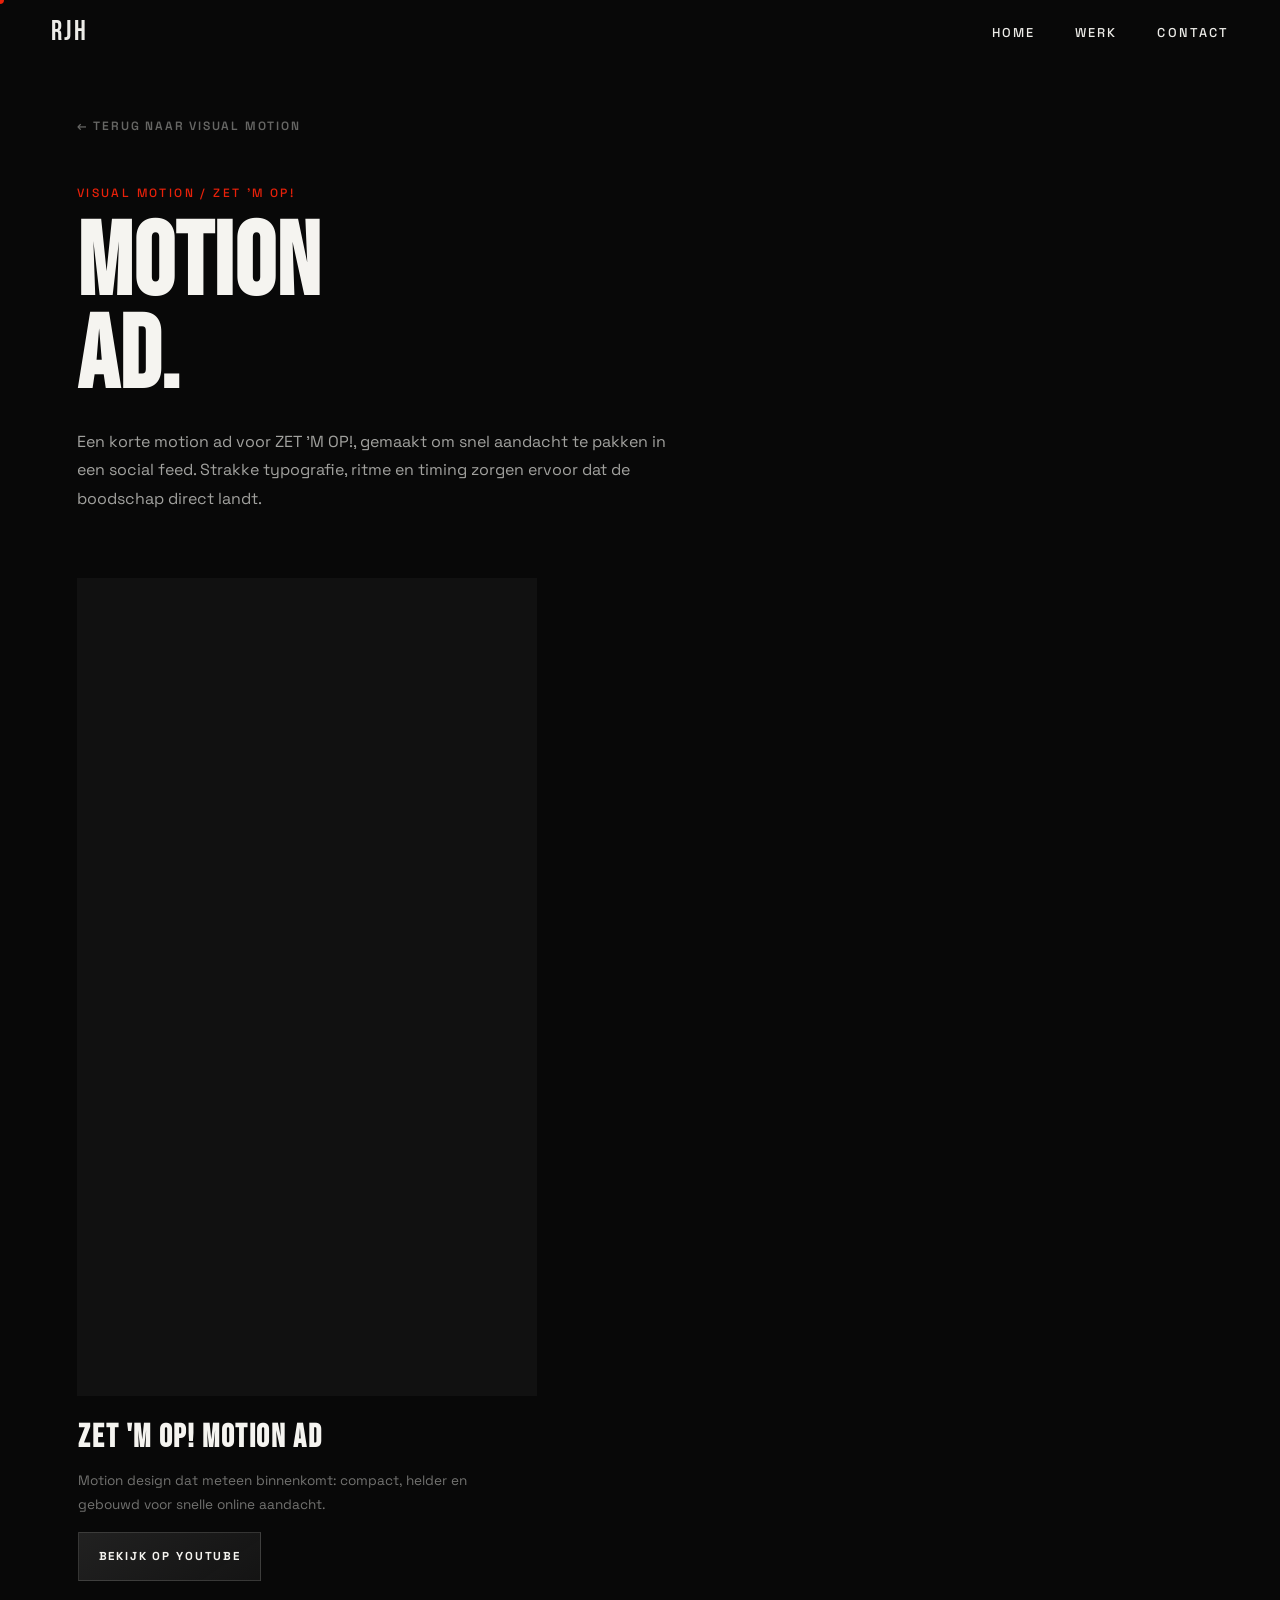
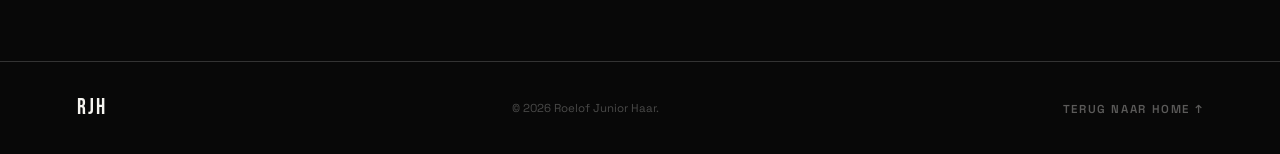
<file: visual-motion/zet-m-op-motion-ad/index.html>
<!DOCTYPE html>
<html lang="nl">
<head>
  <meta charset="UTF-8" />
  <meta name="viewport" content="width=device-width, initial-scale=1.0" />
  <meta name="referrer" content="strict-origin-when-cross-origin" />
  <title>ZET 'M OP! Motion Ad — Visual Motion</title>
  <link rel="preconnect" href="https://fonts.googleapis.com" />
  <link rel="preconnect" href="https://fonts.gstatic.com" crossorigin />
  <link href="https://fonts.googleapis.com/css2?family=Bebas+Neue&family=Space+Grotesk:wght@300;400;500;600;700&display=swap" rel="stylesheet" />
  <link rel="stylesheet" href="../../style.css" />
  <style>
    .subpage { padding: 7rem clamp(1.5rem, 6vw, 5rem) 5rem; min-height: 100vh; }
    .subpage__back { display: inline-flex; align-items: center; gap: 0.5rem; font-size: 0.75rem; font-weight: 600; letter-spacing: 0.15em; text-transform: uppercase; color: rgba(245,244,240,0.4); margin-bottom: 3rem; transition: color 0.2s; cursor: none; }
    .subpage__back:hover { color: var(--red); }
    .subpage__label { font-size: 0.75rem; font-weight: 500; letter-spacing: 0.2em; text-transform: uppercase; color: var(--red); margin-bottom: 1rem; }
    .subpage__title { font-family: var(--font-display); font-size: clamp(3rem, 8vw, 8rem); line-height: 0.9; letter-spacing: 0.01em; margin-bottom: 1.5rem; }
    .subpage__desc { max-width: 620px; color: rgba(245,244,240,0.65); line-height: 1.8; font-size: 1rem; margin-bottom: 4rem; }
    .videos-stack { display: flex; flex-direction: column; gap: clamp(3rem, 6vw, 5rem); max-width: 460px; }
    .video-block { display: flex; flex-direction: column; gap: 1rem; }
    .video-block__embed { position: relative; aspect-ratio: 9/16; width: 100%; background: #111; overflow: hidden; }
    .video-block__embed iframe { position: absolute; inset: 0; width: 100%; height: 100%; border: none; }
    .video-block__info { padding: 0 0.1rem; }
    .video-block__title { font-family: var(--font-display); font-size: clamp(1.4rem, 2.5vw, 2rem); letter-spacing: 0.05em; color: var(--off-white); margin-bottom: 0.4rem; }
    .video-block__desc { font-size: 0.85rem; color: rgba(245,244,240,0.45); line-height: 1.7; max-width: 420px; }
  </style>
</head>
<body>
  <div class="cursor-dot" id="cursorDot"></div>
  <div class="cursor-ring" id="cursorRing"></div>

  <nav class="nav" id="nav">
    <a href="../../index.html" class="nav__logo">RJH</a>
    <ul class="nav__links">
      <li><a href="../../index.html">Home</a></li>
      <li><a href="../../index.html#werk">Werk</a></li>
      <li><a href="../../index.html#contact">Contact</a></li>
    </ul>
  </nav>

  <div class="subpage">
    <a href="../index.html" class="subpage__back">&#8592; Terug naar Visual Motion</a>
    <p class="subpage__label">Visual Motion / ZET 'M OP!</p>
    <h1 class="subpage__title">Motion<br>Ad.</h1>
    <p class="subpage__desc">
      Een korte motion ad voor ZET 'M OP!, gemaakt om snel aandacht te pakken in een social feed. Strakke typografie, ritme en timing zorgen ervoor dat de boodschap direct landt.
    </p>

    <div class="videos-stack">
      <div class="video-block reveal">
        <div class="video-block__embed">
          <iframe
            src="https://www.youtube.com/embed/uVYbQeUzlmc"
            title="ZET 'M OP! Motion Ad"
            allow="accelerometer; autoplay; clipboard-write; encrypted-media; gyroscope; picture-in-picture"
            referrerpolicy="strict-origin-when-cross-origin"
            allowfullscreen>
          </iframe>
        </div>
        <div class="video-block__info">
          <h3 class="video-block__title">ZET 'M OP! Motion Ad</h3>
          <p class="video-block__desc">Motion design dat meteen binnenkomt: compact, helder en gebouwd voor snelle online aandacht.</p>
        </div>
      </div>
    </div>
  </div>

  <footer class="footer">
    <div class="footer__inner">
      <span class="footer__logo">RJH</span>
      <span class="footer__copy">&copy; 2026 Roelof Junior Haar.</span>
      <span class="footer__back"><a href="../../index.html">Terug naar home &uarr;</a></span>
    </div>
  </footer>

  <script src="../../script.js"></script>
</body>
</html>
</file>
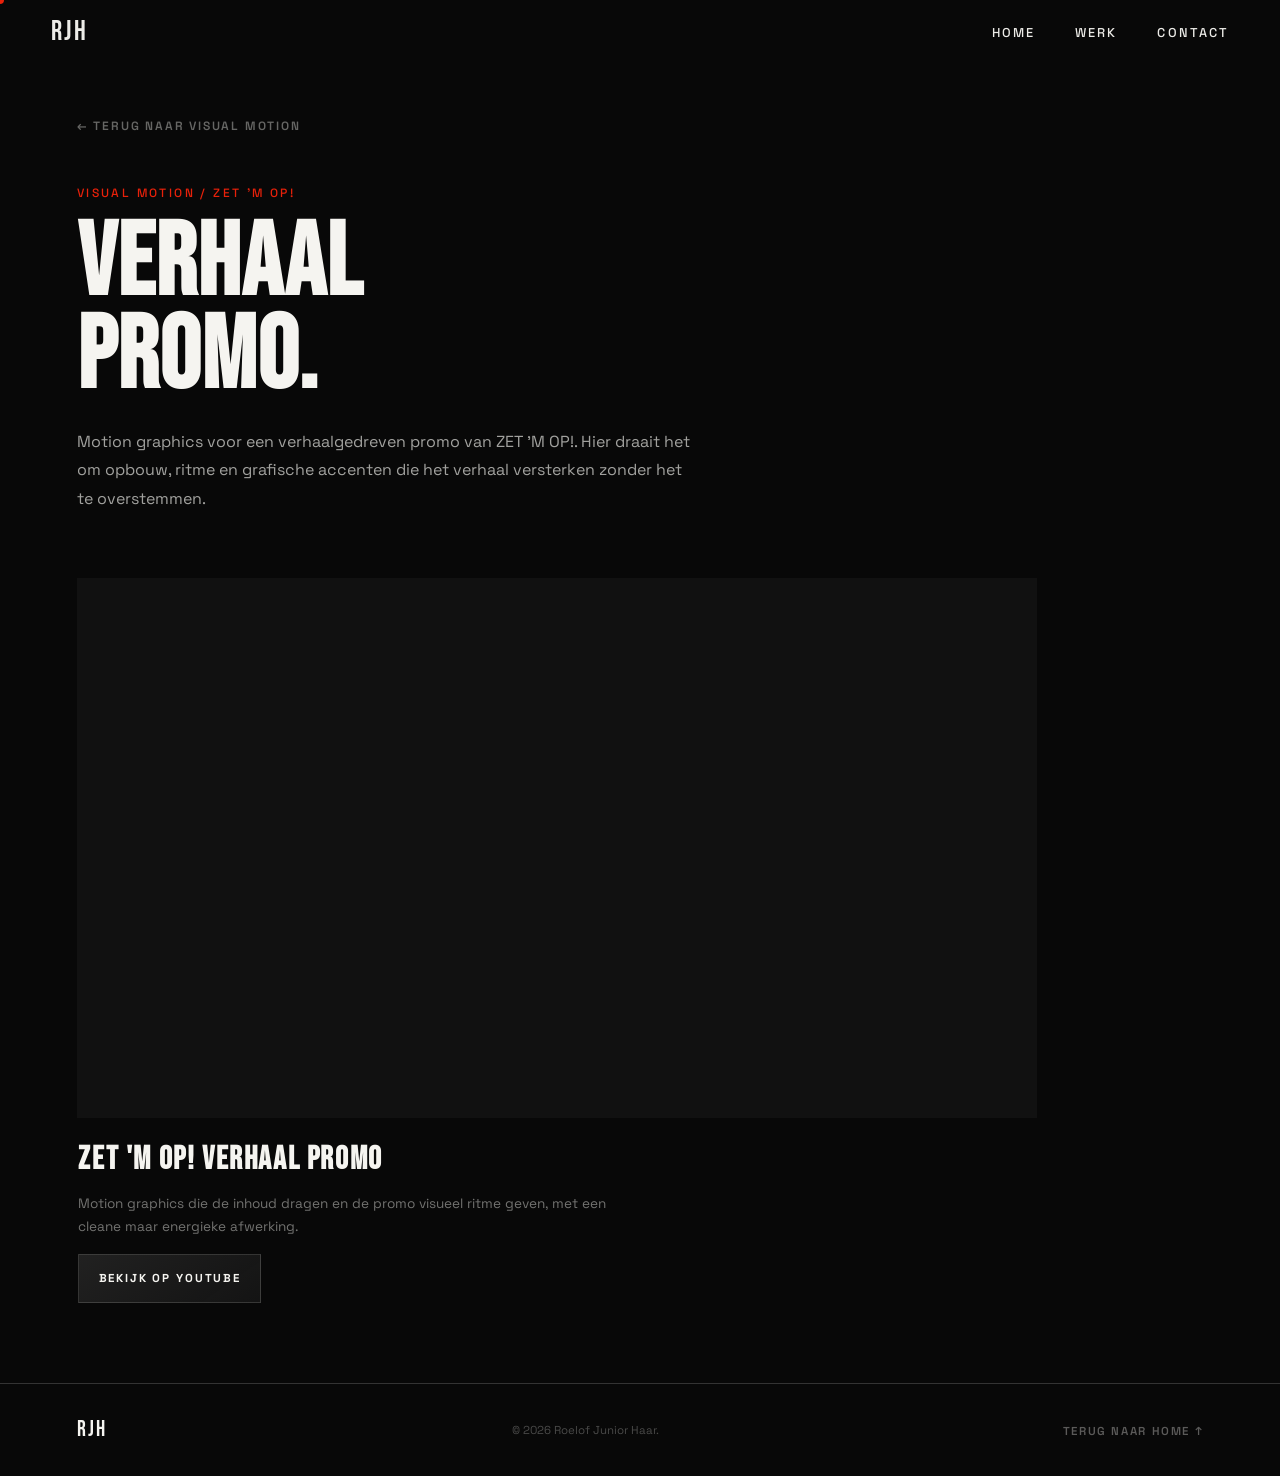
<file: visual-motion/zet-m-op-verhaal-promo/index.html>
<!DOCTYPE html>
<html lang="nl">
<head>
  <meta charset="UTF-8" />
  <meta name="viewport" content="width=device-width, initial-scale=1.0" />
  <meta name="referrer" content="strict-origin-when-cross-origin" />
  <title>ZET 'M OP! Verhaal Promo — Visual Motion</title>
  <link rel="preconnect" href="https://fonts.googleapis.com" />
  <link rel="preconnect" href="https://fonts.gstatic.com" crossorigin />
  <link href="https://fonts.googleapis.com/css2?family=Bebas+Neue&family=Space+Grotesk:wght@300;400;500;600;700&display=swap" rel="stylesheet" />
  <link rel="stylesheet" href="../../style.css" />
  <style>
    .subpage { padding: 7rem clamp(1.5rem, 6vw, 5rem) 5rem; min-height: 100vh; }
    .subpage__back { display: inline-flex; align-items: center; gap: 0.5rem; font-size: 0.75rem; font-weight: 600; letter-spacing: 0.15em; text-transform: uppercase; color: rgba(245,244,240,0.4); margin-bottom: 3rem; transition: color 0.2s; cursor: none; }
    .subpage__back:hover { color: var(--red); }
    .subpage__label { font-size: 0.75rem; font-weight: 500; letter-spacing: 0.2em; text-transform: uppercase; color: var(--red); margin-bottom: 1rem; }
    .subpage__title { font-family: var(--font-display); font-size: clamp(3rem, 8vw, 8rem); line-height: 0.9; letter-spacing: 0.01em; margin-bottom: 1.5rem; }
    .subpage__desc { max-width: 620px; color: rgba(245,244,240,0.65); line-height: 1.8; font-size: 1rem; margin-bottom: 4rem; }
    .videos-stack { display: flex; flex-direction: column; gap: clamp(3rem, 6vw, 5rem); max-width: 960px; }
    .video-block { display: flex; flex-direction: column; gap: 1rem; }
    .video-block__embed { position: relative; aspect-ratio: 16/9; width: 100%; background: #111; overflow: hidden; }
    .video-block__embed iframe { position: absolute; inset: 0; width: 100%; height: 100%; border: none; }
    .video-block__info { padding: 0 0.1rem; }
    .video-block__title { font-family: var(--font-display); font-size: clamp(1.4rem, 2.5vw, 2rem); letter-spacing: 0.05em; color: var(--off-white); margin-bottom: 0.4rem; }
    .video-block__desc { font-size: 0.85rem; color: rgba(245,244,240,0.45); line-height: 1.7; max-width: 560px; }
  </style>
</head>
<body>
  <div class="cursor-dot" id="cursorDot"></div>
  <div class="cursor-ring" id="cursorRing"></div>

  <nav class="nav" id="nav">
    <a href="../../index.html" class="nav__logo">RJH</a>
    <ul class="nav__links">
      <li><a href="../../index.html">Home</a></li>
      <li><a href="../../index.html#werk">Werk</a></li>
      <li><a href="../../index.html#contact">Contact</a></li>
    </ul>
  </nav>

  <div class="subpage">
    <a href="../index.html" class="subpage__back">&#8592; Terug naar Visual Motion</a>
    <p class="subpage__label">Visual Motion / ZET 'M OP!</p>
    <h1 class="subpage__title">Verhaal<br>Promo.</h1>
    <p class="subpage__desc">
      Motion graphics voor een verhaalgedreven promo van ZET 'M OP!. Hier draait het om opbouw, ritme en grafische accenten die het verhaal versterken zonder het te overstemmen.
    </p>

    <div class="videos-stack">
      <div class="video-block reveal">
        <div class="video-block__embed">
          <iframe
            src="https://www.youtube.com/embed/01VaQcJCgVg"
            title="ZET 'M OP! verhaal promo"
            allow="accelerometer; autoplay; clipboard-write; encrypted-media; gyroscope; picture-in-picture"
            referrerpolicy="strict-origin-when-cross-origin"
            allowfullscreen>
          </iframe>
        </div>
        <div class="video-block__info">
          <h3 class="video-block__title">ZET 'M OP! Verhaal Promo</h3>
          <p class="video-block__desc">Motion graphics die de inhoud dragen en de promo visueel ritme geven, met een cleane maar energieke afwerking.</p>
        </div>
      </div>
    </div>
  </div>

  <footer class="footer">
    <div class="footer__inner">
      <span class="footer__logo">RJH</span>
      <span class="footer__copy">&copy; 2026 Roelof Junior Haar.</span>
      <span class="footer__back"><a href="../../index.html">Terug naar home &uarr;</a></span>
    </div>
  </footer>

  <script src="../../script.js"></script>
</body>
</html>
</file>
<file: style.css>
/* ═══════════════════════════════════════════════════════════
   ROELOF JUNIOR HAAR — PORTFOLIO
   style.css
   ═══════════════════════════════════════════════════════════

   INHOUD
   1.  Custom properties & reset
   2.  Typography helpers
   3.  Custom cursor
   4.  Navigatie
   5.  Hero
   6.  Instagram knop
   7.  Ticker / marquee
   8.  Over
   9.  Werk / projectgrid
   10. Contact
   11. Footer
   12. Scroll reveal utilities
   13. Subpagina gedeeld (back button, breadcrumb)
   14. Brand Identity pagina
   15. Special For You galerij
   16. Responsive
   ═══════════════════════════════════════════════════════════ */

/* ─────────────────────────────────────────
   1. Custom properties & reset
───────────────────────────────────────── */
:root {
  --bg:            #080808;
  --off-white:     #f5f4f0;
  --red:           #e8210a;
  --mid-gray:      #1a1a1a;
  --dim:           rgba(245, 244, 240, 0.18);

  --font-display:  'Bebas Neue', sans-serif;
  --font-body:     'Space Grotesk', sans-serif;

  --ease-out-expo: cubic-bezier(0.16, 1, 0.3, 1);

  --nav-h: 64px;
}

*, *::before, *::after {
  box-sizing: border-box;
  margin: 0;
  padding: 0;
}

html {
  scroll-behavior: smooth;
  font-size: 16px;
}

body {
  background-color: var(--bg);
  color: var(--off-white);
  font-family: var(--font-body);
  font-weight: 400;
  line-height: 1.6;
  overflow-x: hidden;
  cursor: none;
}

a {
  color: inherit;
  text-decoration: none;
  cursor: none;
}

ul { list-style: none; }

img {
  display: block;
  max-width: 100%;
}

button { cursor: none; }

/* ─────────────────────────────────────────
   2. Typography helpers
───────────────────────────────────────── */
.section-label {
  font-size: 0.75rem;
  font-weight: 500;
  letter-spacing: 0.2em;
  text-transform: uppercase;
  color: rgba(245, 244, 240, 0.74);
  margin-bottom: 2rem;
}

.section-label--dark {
  color: rgba(8, 8, 8, 0.4);
}

/* ─────────────────────────────────────────
   3. Custom cursor
───────────────────────────────────────── */
.cursor-dot,
.cursor-ring {
  position: fixed;
  top: 0; left: 0;
  pointer-events: none;
  z-index: 9999;
  transform: translate(-50%, -50%);
  transition: opacity 0.3s ease;
}

.cursor-dot {
  width: 8px; height: 8px;
  background-color: var(--red);
  border-radius: 50%;
  transition: transform 0.1s var(--ease-out-expo), opacity 0.3s ease;
}

.cursor-ring {
  width: 36px; height: 36px;
  border: 1.5px solid var(--off-white);
  border-radius: 50%;
  transition: transform 0.18s var(--ease-out-expo),
              width 0.3s var(--ease-out-expo),
              height 0.3s var(--ease-out-expo),
              border-color 0.3s ease,
              opacity 0.3s ease;
}

body.cursor--hover .cursor-dot  { transform: translate(-50%, -50%) scale(1.8); }
body.cursor--hover .cursor-ring { width: 56px; height: 56px; border-color: var(--red); }

/* ─────────────────────────────────────────
   4. Navigatie
───────────────────────────────────────── */
.nav {
  position: fixed;
  top: 0; left: 0; right: 0;
  height: var(--nav-h);
  z-index: 100;
  display: flex;
  align-items: center;
  justify-content: space-between;
  padding: 0 clamp(1.5rem, 4vw, 3.5rem);
  mix-blend-mode: difference;
  transition: transform 0.4s var(--ease-out-expo);
}

.nav--hidden { transform: translateY(-100%); }

.nav__logo {
  font-family: var(--font-display);
  font-size: 1.75rem;
  letter-spacing: 0.08em;
  color: var(--off-white);
  line-height: 1;
}

.nav__links {
  display: flex;
  gap: 2.5rem;
}

.nav__links a {
  font-size: 0.8rem;
  font-weight: 500;
  letter-spacing: 0.16em;
  text-transform: uppercase;
  color: var(--off-white);
  position: relative;
}

.nav__links a::after {
  content: '';
  position: absolute;
  bottom: -3px; left: 0;
  width: 0; height: 1px;
  background-color: var(--off-white);
  transition: width 0.3s var(--ease-out-expo);
}

.nav__links a:hover::after { width: 100%; }

/* ─────────────────────────────────────────
   5. Hero
───────────────────────────────────────── */
.hero {
  position: relative;
  min-height: 100svh;
  display: flex;
  flex-direction: column;
  align-items: center;
  justify-content: center;
  overflow: hidden;
  padding: var(--nav-h) clamp(1.5rem, 4vw, 3.5rem) 2rem;
  perspective: 1800px;
  isolation: isolate;
}

.hero__label {
  position: absolute;
  display: flex;
  flex-direction: column;
  gap: 0.25rem;
  font-size: 0.7rem;
  font-weight: 500;
  letter-spacing: 0.14em;
  text-transform: uppercase;
  color: rgba(245, 244, 240, 0.8);
  line-height: 1.4;
  text-shadow: 0 8px 24px rgba(0, 0, 0, 0.28);
  z-index: 3;
}

.hero__label--tl { top: calc(var(--nav-h) + 2rem); left: clamp(1.5rem, 4vw, 3.5rem); }
.hero__label--tr { top: calc(var(--nav-h) + 2rem); right: clamp(1.5rem, 4vw, 3.5rem); text-align: right; }
.hero__label--bl { bottom: 5rem; left: clamp(1.5rem, 4vw, 3.5rem); }
.hero__label--br { bottom: 5rem; right: clamp(1.5rem, 4vw, 3.5rem); text-align: right; }

.hero__name {
  position: relative;
  text-align: center;
  line-height: 0.88;
  z-index: 2;
}

.hero__camera-scene {
  position: absolute;
  left: 50%;
  top: 51%;
  width: min(108vw, 1520px);
  aspect-ratio: 16 / 10;
  transform: translate(-50%, -50%);
  pointer-events: none;
  opacity: 0.88;
  z-index: 0;
  filter: drop-shadow(0 60px 120px rgba(0, 0, 0, 0.55)) drop-shadow(0 0 40px rgba(232, 33, 10, 0.2));
}

.hero__camera-float {
  position: absolute;
  inset: 0;
  transform-style: preserve-3d;
  animation: heroCameraDrift 8s ease-in-out infinite;
}

.hero-camera {
  position: absolute;
  inset: 0;
  transform-style: preserve-3d;
  animation: heroCameraOrbit 13s ease-in-out infinite;
}

.hero-camera__body,
.hero-camera__body-accent,
.hero-camera__top,
.hero-camera__handle,
.hero-camera__viewfinder,
.hero-camera__grip,
.hero-camera__button,
.hero-camera__lens-barrel {
  position: absolute;
}

.hero-camera__body {
  left: 19%;
  top: 31%;
  width: 46%;
  height: 29%;
  border-radius: 2rem;
  background:
    linear-gradient(155deg, rgba(245, 244, 240, 0.28), rgba(245, 244, 240, 0.06) 38%, rgba(232, 33, 10, 0.24)),
    rgba(14, 14, 14, 0.92);
  border: 1px solid rgba(245, 244, 240, 0.12);
  transform: translateZ(150px) rotateX(10deg);
  box-shadow:
    inset 0 0 0 1px rgba(245, 244, 240, 0.04),
    inset 0 -18px 40px rgba(0, 0, 0, 0.22),
    0 28px 72px rgba(0, 0, 0, 0.28);
}

.hero-camera__body::before {
  content: '';
  position: absolute;
  inset: 12% 8%;
  border: 1px solid rgba(245, 244, 240, 0.06);
  border-radius: 1.4rem;
}

.hero-camera__body-accent {
  left: 22%;
  top: 42%;
  width: 18%;
  height: 2px;
  background: linear-gradient(to right, rgba(232, 33, 10, 0), rgba(232, 33, 10, 0.95), rgba(232, 33, 10, 0));
  transform: translateZ(220px);
  box-shadow: 0 0 34px rgba(232, 33, 10, 0.46);
}

.hero-camera__top {
  left: 28%;
  top: 24%;
  width: 20%;
  height: 8%;
  border-radius: 1rem;
  background: linear-gradient(180deg, rgba(245, 244, 240, 0.12), rgba(245, 244, 240, 0.02));
  border: 1px solid rgba(245, 244, 240, 0.1);
  transform: translateZ(204px) rotateX(8deg);
}

.hero-camera__handle {
  left: 33%;
  top: 17%;
  width: 16%;
  height: 5%;
  border-radius: 999px;
  background: linear-gradient(180deg, rgba(245, 244, 240, 0.14), rgba(245, 244, 240, 0.02));
  border: 1px solid rgba(245, 244, 240, 0.12);
  transform: translateZ(330px) rotateZ(-3deg);
}

.hero-camera__viewfinder {
  left: 15%;
  top: 27%;
  width: 12%;
  height: 9%;
  border-radius: 1rem;
  background: rgba(10, 10, 10, 0.9);
  border: 1px solid rgba(245, 244, 240, 0.12);
  transform: translateZ(220px) rotateY(-10deg);
}

.hero-camera__viewfinder::after {
  content: '';
  position: absolute;
  inset: 22%;
  border-radius: 0.5rem;
  background: radial-gradient(circle at 50% 50%, rgba(232, 33, 10, 0.55), rgba(232, 33, 10, 0.05) 60%, transparent 72%);
}

.hero-camera__grip {
  left: 57%;
  top: 34%;
  width: 10%;
  height: 34%;
  border-radius: 1.3rem;
  background:
    linear-gradient(180deg, rgba(245, 244, 240, 0.12), rgba(245, 244, 240, 0.02)),
    rgba(12, 12, 12, 0.95);
  border: 1px solid rgba(245, 244, 240, 0.1);
  transform: translateZ(208px) rotateZ(8deg);
}

.hero-camera__button {
  width: 1.2rem;
  height: 1.2rem;
  border-radius: 50%;
  background: var(--red);
  box-shadow: 0 0 16px rgba(232, 33, 10, 0.24);
  transform: translateZ(275px);
}

.hero-camera__button--one {
  top: 26%;
  left: 45%;
}

.hero-camera__button--two {
  top: 22%;
  left: 51%;
  width: 0.7rem;
  height: 0.7rem;
  background: rgba(245, 244, 240, 0.72);
  box-shadow: none;
}

.hero-camera__lens-barrel {
  right: 16%;
  top: 27%;
  width: 29%;
  height: 36%;
  border-radius: 50%;
  background:
    radial-gradient(circle at 42% 42%, rgba(245, 244, 240, 0.3), rgba(16, 16, 16, 0.9) 42%, rgba(8, 8, 8, 0.98) 72%),
    rgba(9, 9, 9, 0.98);
  border: 1px solid rgba(245, 244, 240, 0.14);
  transform: translateZ(460px) rotateX(14deg) rotateY(10deg);
  display: grid;
  place-items: center;
  box-shadow:
    inset 0 0 0 1px rgba(245, 244, 240, 0.05),
    0 0 60px rgba(232, 33, 10, 0.24);
}

.hero-camera__lens-barrel::before {
  content: '';
  position: absolute;
  inset: 14%;
  border-radius: 50%;
  border: 12px solid rgba(245, 244, 240, 0.08);
  transform: translateZ(-128px);
}

.hero-camera__lens-barrel::after {
  content: '';
  position: absolute;
  inset: 6%;
  border-radius: 50%;
  border: 18px solid rgba(245, 244, 240, 0.04);
  transform: translateZ(-220px);
}

.hero-camera__lens-ring,
.hero-camera__lens-core {
  position: absolute;
  border-radius: 50%;
}

.hero-camera__lens-ring {
  inset: 16%;
  border: 1px solid rgba(245, 244, 240, 0.16);
  animation: lensSpin 8s linear infinite;
}

.hero-camera__lens-ring--mid {
  inset: 26%;
  animation-duration: 6s;
  animation-direction: reverse;
}

.hero-camera__lens-ring--inner {
  inset: 37%;
  animation-duration: 4s;
}

.hero-camera__lens-core {
  inset: 31%;
  background:
    radial-gradient(circle at 36% 34%, rgba(245, 244, 240, 0.4), transparent 22%),
    radial-gradient(circle at 50% 50%, rgba(232, 33, 10, 0.34), rgba(6, 6, 6, 0.96) 65%);
  box-shadow:
    inset 0 0 0 1px rgba(245, 244, 240, 0.06),
    0 0 34px rgba(232, 33, 10, 0.22);
}

.hero__line {
  overflow: hidden;
  display: block;
}

.hero__word {
  display: inline-block;
  font-family: var(--font-display);
  font-size: clamp(5rem, 17vw, 18rem);
  letter-spacing: -0.01em;
  color: var(--off-white);
  transform: translateY(110%);
  opacity: 0;
  will-change: transform, opacity;
}

.hero__line--1 .hero__word { transition-delay: 0.0s; }
.hero__line--2 .hero__word { transition-delay: 0.08s; }
.hero__line--3 .hero__word { transition-delay: 0.16s; }

.hero__word.is-visible {
  transform: translateY(0);
  opacity: 1;
  transition: transform 1s var(--ease-out-expo), opacity 0.6s ease;
}

.hero__period { color: var(--red); }

.hero__role {
  position: relative;
  margin-top: 2rem;
  display: flex;
  align-items: center;
  gap: 0.75rem;
  font-size: clamp(0.75rem, 1.2vw, 1rem);
  font-weight: 400;
  letter-spacing: 0.1em;
  text-transform: uppercase;
  color: rgba(245, 244, 240, 0.82);
  opacity: 0;
  transform: translateY(16px);
  transition: opacity 0.8s ease 0.6s, transform 0.8s var(--ease-out-expo) 0.6s;
  z-index: 2;
}

.hero__role.is-visible { opacity: 1; transform: translateY(0); }
.hero__role-sep { color: var(--red); font-size: 0.8em; }

.hero__scroll {
  position: absolute;
  bottom: 2.5rem;
  left: 50%;
  transform: translateX(-50%);
  display: flex;
  flex-direction: column;
  align-items: center;
  gap: 0.5rem;
  font-size: 0.65rem;
  letter-spacing: 0.2em;
  text-transform: uppercase;
  color: rgba(245, 244, 240, 0.78);
  opacity: 0;
  transition: opacity 0.8s ease 1s;
  z-index: 3;
}

.hero__scroll.is-visible { opacity: 1; }

.hero__scroll-line {
  width: 1px;
  height: 40px;
  background: linear-gradient(to bottom, rgba(245, 244, 240, 0.82), transparent);
  animation: scrollPulse 2s ease-in-out infinite;
}

@keyframes scrollPulse {
  0%, 100% { transform: scaleY(1); opacity: 0.5; }
  50%       { transform: scaleY(1.3); opacity: 1; }
}

@keyframes heroCameraOrbit {
  0% {
    transform: rotateX(-24deg) rotateY(-34deg) rotateZ(-5deg) scale(1.42);
  }
  50% {
    transform: rotateX(-10deg) rotateY(32deg) rotateZ(4deg) scale(1.24);
  }
  100% {
    transform: rotateX(-24deg) rotateY(-34deg) rotateZ(-5deg) scale(1.42);
  }
}

@keyframes heroCameraDrift {
  0%, 100% {
    transform: translateY(0px);
  }
  50% {
    transform: translateY(-18px);
  }
}

@keyframes lensSpin {
  from { transform: rotate(0deg); }
  to { transform: rotate(360deg); }
}

/* ─────────────────────────────────────────
   6. Instagram knop
───────────────────────────────────────── */
.ig-btn {
  position: absolute;
  bottom: 2.5rem;
  right: clamp(1.5rem, 4vw, 3.5rem);
  display: flex;
  align-items: center;
  gap: 0.5rem;
  font-size: 0.72rem;
  font-weight: 600;
  letter-spacing: 0.12em;
  text-transform: uppercase;
  color: var(--off-white);
  border: 1px solid rgba(245, 244, 240, 0.25);
  padding: 0.6rem 1rem;
  border-radius: 2rem;
  transition: border-color 0.3s ease, color 0.3s ease, transform 0.3s var(--ease-out-expo);
  animation: igPulse 3s ease-in-out infinite;
  z-index: 2;
}

.ig-btn:hover {
  border-color: var(--red);
  color: var(--red);
  transform: scale(1.06);
  animation-play-state: paused;
}

.ig-btn__icon {
  width: 16px;
  height: 16px;
  flex-shrink: 0;
}

@keyframes igPulse {
  0%, 100% {
    box-shadow: 0 0 0 0 rgba(232, 33, 10, 0);
    border-color: rgba(245, 244, 240, 0.25);
  }
  50% {
    box-shadow: 0 0 0 6px rgba(232, 33, 10, 0.12);
    border-color: rgba(232, 33, 10, 0.5);
  }
}

/* ─────────────────────────────────────────
   7. Ticker / marquee
───────────────────────────────────────── */
.ticker {
  background-color: var(--red);
  overflow: hidden;
  padding: 0.85rem 0;
  white-space: nowrap;
  border-top: 1px solid rgba(255,255,255,0.1);
  border-bottom: 1px solid rgba(255,255,255,0.1);
}

.ticker__track {
  display: inline-flex;
  width: max-content;
  animation: ticker-scroll 34s linear infinite;
}

.ticker__group {
  display: inline-flex;
  align-items: center;
  gap: 2rem;
  padding-right: 2rem;
}

.ticker__group span {
  font-size: 0.78rem;
  font-weight: 700;
  letter-spacing: 0.2em;
  text-transform: uppercase;
  color: #fff;
}

.ticker__star {
  font-size: 0.6rem !important;
  opacity: 0.7;
}

@keyframes ticker-scroll {
  0%   { transform: translateX(0); }
  100% { transform: translateX(-50%); }
}

.ticker:hover .ticker__track { animation-play-state: paused; }

/* ─────────────────────────────────────────
   8. Over
───────────────────────────────────────── */
.about {
  padding: clamp(5rem, 10vw, 9rem) clamp(1.5rem, 6vw, 5rem);
}

.about__grid {
  display: grid;
  grid-template-columns: 1fr 1fr;
  gap: clamp(2rem, 5vw, 6rem);
  align-items: start;
}

.about__heading {
  font-family: var(--font-display);
  font-size: clamp(2.8rem, 5.5vw, 5.5rem);
  line-height: 0.95;
  letter-spacing: 0.01em;
  color: var(--off-white);
}

.about__left {
  display: flex;
  flex-direction: column;
  gap: 2rem;
}

.about__bio {
  font-size: clamp(0.9rem, 1.1vw, 1.05rem);
  line-height: 1.8;
  color: rgba(245, 244, 240, 0.84);
  margin-bottom: 1.25rem;
}

.about__portrait-card {
  position: relative;
  max-width: 420px;
  border: 4px solid rgba(232, 33, 10, 0.88);
  background: linear-gradient(145deg, rgba(232, 33, 10, 0.14), rgba(232, 33, 10, 0.04));
  padding: 1rem;
  box-shadow: 0 20px 50px rgba(0, 0, 0, 0.35);
}

.about__portrait-card::after {
  content: '';
  position: absolute;
  inset: 0.8rem;
  border: 1px solid rgba(245, 244, 240, 0.12);
  pointer-events: none;
}

.about__portrait {
  display: block;
  width: 100%;
  aspect-ratio: 4 / 5;
  object-fit: cover;
  object-position: center center;
  filter: saturate(0.95) contrast(1.02);
}

.skills {
  margin-top: 2.5rem;
  display: flex;
  flex-direction: column;
  gap: 1.25rem;
}

.skill__header {
  display: flex;
  justify-content: space-between;
  align-items: baseline;
  margin-bottom: 0.45rem;
}

.skill__name {
  font-size: 0.75rem;
  font-weight: 600;
  letter-spacing: 0.12em;
  text-transform: uppercase;
  color: var(--off-white);
}

.skill__pct {
  font-size: 0.72rem;
  font-weight: 500;
  color: var(--red);
}

.skill__track {
  width: 100%;
  height: 2px;
  background-color: rgba(245, 244, 240, 0.1);
  border-radius: 2px;
  overflow: hidden;
}

.skill__bar {
  height: 100%;
  width: 0;
  background-color: var(--red);
  border-radius: 2px;
  transition: width 1.4s var(--ease-out-expo);
}

/* ─────────────────────────────────────────
   9. Werk / projectgrid
───────────────────────────────────────── */
.work {
  padding: clamp(5rem, 10vw, 9rem) clamp(1.5rem, 6vw, 5rem);
  border-top: 1px solid var(--dim);
}

.work__header { margin-bottom: clamp(2.5rem, 5vw, 4rem); }

.work__heading {
  font-family: var(--font-display);
  font-size: clamp(2.5rem, 5vw, 5rem);
  letter-spacing: 0.02em;
  line-height: 1;
  color: var(--off-white);
}

.work__grid {
  display: grid;
  grid-template-columns: repeat(3, 1fr);
  gap: clamp(1rem, 2vw, 1.75rem);
}

.work__grid--4 {
  grid-template-columns: repeat(4, 1fr);
}

.project-card {
  display: flex;
  flex-direction: column;
  gap: 0.75rem;
}

.project-card__link {
  display: flex;
  flex-direction: column;
  gap: 0.75rem;
}

.project-card__img {
  position: relative;
  aspect-ratio: 4 / 3;
  overflow: hidden;
  background-color: var(--mid-gray);
  border: 1px solid transparent;
  transition: border-color 0.3s ease;
}

.project-card:hover .project-card__img,
.project-card__link:hover .project-card__img {
  border-color: var(--red);
}

.project-card__img img {
  position: absolute;
  inset: 0;
  width: 100%;
  height: 100%;
  object-fit: cover;
  transition: transform 0.6s var(--ease-out-expo);
}

.project-card__link:hover .project-card__img img {
  transform: scale(1.05);
}

/* Hover overlay op echte kaarten */
.project-card__overlay {
  position: absolute;
  inset: 0;
  background: rgba(8, 8, 8, 0.55);
  display: flex;
  align-items: center;
  justify-content: center;
  opacity: 0;
  transition: opacity 0.35s ease;
}

.project-card__link:hover .project-card__overlay {
  opacity: 1;
}

.project-card__overlay span {
  font-family: var(--font-display);
  font-size: 1.2rem;
  letter-spacing: 0.15em;
  color: var(--off-white);
}

/* Placeholder kaarten */
.project-card__img--placeholder {
  display: flex;
  flex-direction: column;
  align-items: center;
  justify-content: center;
  gap: 0.4rem;
  border: 1px solid var(--mid-gray);
}

.project-card__num {
  font-family: var(--font-display);
  font-size: clamp(4rem, 7vw, 7rem);
  letter-spacing: 0.05em;
  color: rgba(245, 244, 240, 0.06);
  line-height: 1;
  user-select: none;
}

.project-card__placeholder-label {
  font-size: 0.65rem;
  font-weight: 600;
  letter-spacing: 0.28em;
  text-transform: uppercase;
  color: rgba(245, 244, 240, 0.15);
}

.project-card__info { padding: 0 0.1rem; }

.project-card__title {
  font-family: var(--font-display);
  font-size: clamp(1.2rem, 1.8vw, 1.6rem);
  letter-spacing: 0.05em;
  color: var(--off-white);
  line-height: 1;
  margin-bottom: 0.3rem;
}

.project-card__tags {
  font-size: 0.72rem;
  font-weight: 400;
  letter-spacing: 0.06em;
  color: rgba(245, 244, 240, 0.58);
}

/* ─────────────────────────────────────────
   10. Contact
───────────────────────────────────────── */
.contact {
  background-color: var(--off-white);
  color: var(--bg);
  padding: clamp(5rem, 10vw, 9rem) clamp(1.5rem, 6vw, 5rem);
}

.contact__grid {
  display: grid;
  grid-template-columns: 1fr 1fr;
  gap: clamp(3rem, 6vw, 7rem);
  align-items: start;
}

.contact__heading {
  font-family: var(--font-display);
  font-size: clamp(3rem, 6vw, 6.5rem);
  line-height: 0.92;
  letter-spacing: 0.01em;
  color: var(--bg);
  margin-bottom: 2rem;
}

.contact__email {
  display: inline-block;
  font-size: clamp(0.9rem, 1.1vw, 1.05rem);
  font-weight: 600;
  letter-spacing: 0.06em;
  color: var(--red);
  border-bottom: 1px solid var(--red);
  padding-bottom: 0.15rem;
  transition: opacity 0.2s ease;
  margin-bottom: 2rem;
}

.contact__email:hover { opacity: 0.7; }

.contact__meta {
  display: flex;
  flex-direction: column;
  gap: 0.2rem;
  font-size: 0.8rem;
  color: rgba(8, 8, 8, 0.45);
}

.contact-form {
  display: flex;
  flex-direction: column;
  gap: 1.5rem;
}

.form-field {
  display: flex;
  flex-direction: column;
  gap: 0.4rem;
}

.form-label {
  font-size: 0.7rem;
  font-weight: 600;
  letter-spacing: 0.18em;
  text-transform: uppercase;
  color: rgba(8, 8, 8, 0.5);
}

.form-input {
  background: transparent;
  border: none;
  border-bottom: 1.5px solid rgba(8, 8, 8, 0.2);
  outline: none;
  font-family: var(--font-body);
  font-size: 0.95rem;
  color: var(--bg);
  padding: 0.6rem 0;
  width: 100%;
  transition: border-color 0.25s ease;
  resize: none;
}

.form-input::placeholder { color: rgba(8, 8, 8, 0.3); }
.form-input:focus { border-bottom-color: var(--red); }
.form-textarea { line-height: 1.7; }

.form-btn {
  align-self: flex-start;
  background-color: var(--bg);
  color: var(--off-white);
  border: none;
  font-family: var(--font-body);
  font-size: 0.78rem;
  font-weight: 700;
  letter-spacing: 0.2em;
  text-transform: uppercase;
  padding: 1rem 2.25rem;
  position: relative;
  overflow: hidden;
  transition: color 0.3s ease, transform 0.15s ease;
}

.form-btn::before {
  content: '';
  position: absolute;
  inset: 0;
  background-color: var(--red);
  transform: translateX(-101%);
  transition: transform 0.4s var(--ease-out-expo);
  z-index: 0;
}

.form-btn:hover::before { transform: translateX(0); }
.form-btn, .form-btn span { position: relative; z-index: 1; }
.form-btn:hover { color: #fff; }
.form-btn:active { transform: scale(0.97); }
.form-btn:disabled { opacity: 0.7; pointer-events: none; }

.form-status {
  font-size: 0.8rem;
  font-weight: 500;
  letter-spacing: 0.06em;
  color: var(--red);
  min-height: 1.2em;
}

.video-block__cta {
  display: inline-flex;
  align-items: center;
  gap: 0.45rem;
  margin-top: 1rem;
  font-size: 0.72rem;
  font-weight: 700;
  letter-spacing: 0.16em;
  text-transform: uppercase;
  color: var(--off-white);
  padding: 0.9rem 1.2rem;
  border: 1px solid rgba(245, 244, 240, 0.14);
  background:
    linear-gradient(145deg, rgba(245, 244, 240, 0.08), rgba(245, 244, 240, 0.02)),
    rgba(16, 16, 16, 0.92);
  transition: border-color 0.25s ease, transform 0.15s ease, color 0.25s ease;
}

.video-block__cta:hover {
  border-color: var(--red);
  color: #fff;
}

.video-block__cta:active {
  transform: scale(0.98);
}

/* ─────────────────────────────────────────
   11. Footer
───────────────────────────────────────── */
.footer {
  background-color: var(--bg);
  border-top: 1px solid var(--dim);
  padding: 1.75rem clamp(1.5rem, 6vw, 5rem);
}

.footer__inner {
  display: flex;
  align-items: center;
  justify-content: space-between;
  gap: 1rem;
  flex-wrap: wrap;
}

.footer__logo {
  font-family: var(--font-display);
  font-size: 1.4rem;
  letter-spacing: 0.1em;
  color: var(--off-white);
}

.footer__copy {
  font-size: 0.72rem;
  color: rgba(245, 244, 240, 0.28);
}

.footer__back a {
  font-size: 0.72rem;
  font-weight: 600;
  letter-spacing: 0.14em;
  text-transform: uppercase;
  color: rgba(245, 244, 240, 0.35);
  transition: color 0.2s ease;
}

.footer__back a:hover { color: var(--red); }

/* ─────────────────────────────────────────
   12. Scroll reveal utilities
───────────────────────────────────────── */
.reveal {
  opacity: 0;
  transform: translateY(40px);
  transition: opacity 0.9s var(--ease-out-expo),
              transform 0.9s var(--ease-out-expo);
}

.reveal--delay-1 { transition-delay: 0.12s; }
.reveal--delay-2 { transition-delay: 0.24s; }
.reveal--delay-3 { transition-delay: 0.36s; }

.reveal.visible {
  opacity: 1;
  transform: translateY(0);
}

/* ─────────────────────────────────────────
   13. Subpagina gedeeld
───────────────────────────────────────── */
.subpage-nav {
  position: fixed;
  top: 0; left: 0; right: 0;
  height: var(--nav-h);
  z-index: 100;
  display: flex;
  align-items: center;
  justify-content: space-between;
  padding: 0 clamp(1.5rem, 4vw, 3.5rem);
  background: rgba(8, 8, 8, 0.85);
  backdrop-filter: blur(12px);
  border-bottom: 1px solid rgba(245, 244, 240, 0.06);
}

.subpage-nav__back {
  display: flex;
  align-items: center;
  gap: 0.5rem;
  font-size: 0.75rem;
  font-weight: 600;
  letter-spacing: 0.14em;
  text-transform: uppercase;
  color: rgba(245, 244, 240, 0.55);
  transition: color 0.2s ease;
}

.subpage-nav__back:hover { color: var(--off-white); }

.subpage-nav__back svg {
  width: 14px; height: 14px;
  transition: transform 0.2s var(--ease-out-expo);
}

.subpage-nav__back:hover svg { transform: translateX(-3px); }

.subpage-nav__logo {
  font-family: var(--font-display);
  font-size: 1.5rem;
  letter-spacing: 0.1em;
  color: var(--off-white);
}

.subpage-nav__breadcrumb {
  font-size: 0.7rem;
  letter-spacing: 0.12em;
  text-transform: uppercase;
  color: rgba(245, 244, 240, 0.3);
}

.subpage-nav__breadcrumb span { color: var(--red); }

.page-showcase {
  display: grid;
  grid-template-columns: minmax(0, 1.15fr) minmax(260px, 0.85fr);
  gap: clamp(2rem, 5vw, 5rem);
  align-items: center;
}

.page-showcase__copy {
  max-width: 640px;
}

.page-showcase__art {
  position: relative;
  justify-self: end;
  margin-left: auto;
  width: min(100%, 380px);
  aspect-ratio: 1;
  border: 1px solid rgba(245, 244, 240, 0.1);
  background:
    radial-gradient(circle at 30% 30%, rgba(232, 33, 10, 0.2), transparent 40%),
    radial-gradient(circle at 70% 70%, rgba(245, 244, 240, 0.08), transparent 35%),
    rgba(26, 26, 26, 0.7);
  overflow: hidden;
  box-shadow: inset 0 0 0 1px rgba(245, 244, 240, 0.04);
  transform: none;
}

.page-showcase__art::after {
  content: '';
  position: absolute;
  inset: 1rem;
  border: 1px solid rgba(245, 244, 240, 0.08);
  pointer-events: none;
}

.page-showcase__art--brand {
  background:
    linear-gradient(135deg, rgba(232, 33, 10, 0.2), transparent 55%),
    rgba(18, 18, 18, 0.92);
}

.brand-orbit {
  position: absolute;
  border: 1px solid rgba(245, 244, 240, 0.16);
  animation: slowSpin 16s linear infinite;
}

.brand-orbit--one {
  inset: 18%;
  transform: rotate(14deg);
}

.brand-orbit--two {
  inset: 28%;
  transform: rotate(-12deg);
  animation-direction: reverse;
  animation-duration: 12s;
}

.brand-chip {
  position: absolute;
  display: inline-flex;
  align-items: center;
  justify-content: center;
  padding: 0.55rem 1rem;
  font-size: 0.72rem;
  font-weight: 700;
  letter-spacing: 0.22em;
  text-transform: uppercase;
  color: var(--off-white);
  border: 1px solid rgba(245, 244, 240, 0.14);
  background: rgba(8, 8, 8, 0.72);
  backdrop-filter: blur(10px);
}

.brand-chip--main {
  top: 24%;
  left: 12%;
}

.brand-chip--sub {
  right: 12%;
  bottom: 22%;
  color: var(--red);
}

.page-showcase__art--visual {
  display: grid;
  place-items: center;
}

.motion-ring {
  width: 92%;
  height: 92%;
  animation: slowSpin 20s linear infinite;
}

.motion-ring__core {
  fill: none;
  stroke: rgba(245, 244, 240, 0.14);
  stroke-width: 1;
}

.motion-ring__text {
  fill: var(--off-white);
  font-family: var(--font-display);
  font-size: 18px;
  letter-spacing: 0.22em;
}

.motion-orb {
  position: absolute;
  border-radius: 50%;
  background: var(--red);
  filter: blur(0.2px);
  animation: floatDrift 7s ease-in-out infinite;
}

.motion-orb--one {
  width: 14px;
  height: 14px;
  top: 18%;
  right: 22%;
}

.motion-orb--two {
  width: 22px;
  height: 22px;
  bottom: 18%;
  left: 20%;
  animation-delay: -2s;
}

.page-showcase__art--video {
  display: grid;
  place-items: center;
}

.video-ring {
  position: absolute;
  border-radius: 50%;
  border: 1px solid rgba(245, 244, 240, 0.14);
  animation: pulseSpin 10s linear infinite;
}

.video-ring--outer {
  inset: 14%;
}

.video-ring--inner {
  inset: 28%;
  animation-duration: 7s;
  animation-direction: reverse;
}

.video-play {
  position: absolute;
  width: 68px;
  height: 68px;
  border-radius: 50%;
  background: var(--red);
  box-shadow: 0 0 30px rgba(232, 33, 10, 0.25);
}

.video-play::after {
  content: '';
  position: absolute;
  top: 50%;
  left: 53%;
  transform: translate(-50%, -50%);
  width: 0;
  height: 0;
  border-top: 11px solid transparent;
  border-bottom: 11px solid transparent;
  border-left: 18px solid var(--off-white);
}

.video-strip {
  position: absolute;
  left: 12%;
  right: 12%;
  bottom: 18%;
  display: grid;
  grid-template-columns: repeat(6, 1fr);
  gap: 0.45rem;
  align-items: end;
  height: 56px;
}

.video-strip span {
  display: block;
  background: linear-gradient(to top, var(--red), rgba(245, 244, 240, 0.75));
  animation: equalizer 1.6s ease-in-out infinite;
}

.video-strip span:nth-child(1) { height: 40%; animation-delay: -0.1s; }
.video-strip span:nth-child(2) { height: 85%; animation-delay: -0.35s; }
.video-strip span:nth-child(3) { height: 55%; animation-delay: -0.2s; }
.video-strip span:nth-child(4) { height: 95%; animation-delay: -0.5s; }
.video-strip span:nth-child(5) { height: 65%; animation-delay: -0.15s; }
.video-strip span:nth-child(6) { height: 48%; animation-delay: -0.28s; }

.page-showcase__art--social {
  background:
    radial-gradient(circle at 20% 20%, rgba(232, 33, 10, 0.18), transparent 30%),
    linear-gradient(155deg, rgba(245, 244, 240, 0.04), transparent 55%),
    rgba(18, 18, 18, 0.92);
}

.social-pill,
.social-orb {
  position: absolute;
}

.social-pill {
  display: inline-flex;
  align-items: center;
  justify-content: center;
  padding: 0.85rem 1.15rem;
  border-radius: 999px;
  border: 1px solid rgba(245, 244, 240, 0.12);
  background:
    linear-gradient(145deg, rgba(245, 244, 240, 0.11), rgba(245, 244, 240, 0.03)),
    rgba(18, 18, 18, 0.84);
  color: rgba(245, 244, 240, 0.84);
  font-size: 0.72rem;
  font-weight: 700;
  letter-spacing: 0.14em;
  text-transform: uppercase;
  box-shadow:
    inset 0 1px 0 rgba(255, 255, 255, 0.06),
    0 22px 42px rgba(0, 0, 0, 0.28);
  backdrop-filter: blur(6px);
  animation: floatDrift 6.4s ease-in-out infinite;
}

.social-pill::before {
  content: '';
  width: 0.55rem;
  height: 0.55rem;
  border-radius: 50%;
  background: var(--red);
  box-shadow: 0 0 14px rgba(232, 33, 10, 0.35);
  margin-right: 0.65rem;
  flex-shrink: 0;
}

.social-pill--one {
  top: 24%;
  left: 14%;
  animation-delay: -0.2s;
}

.social-pill--two {
  top: 47%;
  right: 10%;
  animation-delay: -2s;
}

.social-pill--three {
  bottom: 18%;
  left: 25%;
  animation-delay: -3.2s;
}

.social-orb {
  border-radius: 50%;
  background: radial-gradient(circle at 35% 35%, rgba(245, 244, 240, 0.3), rgba(232, 33, 10, 0.22) 42%, rgba(232, 33, 10, 0.04) 72%);
  border: 1px solid rgba(245, 244, 240, 0.12);
  box-shadow:
    0 0 30px rgba(232, 33, 10, 0.18),
    inset 0 1px 0 rgba(255, 255, 255, 0.08);
  animation: pulseGlow 4.4s ease-in-out infinite;
}

.social-orb--one {
  width: 136px;
  height: 136px;
  right: 18%;
  top: 18%;
}

.social-orb--two {
  width: 86px;
  height: 86px;
  left: 16%;
  bottom: 16%;
  animation-delay: -1.3s;
}

@keyframes slowSpin {
  from { transform: rotate(0deg); }
  to { transform: rotate(360deg); }
}

@keyframes pulseSpin {
  0% { transform: scale(1) rotate(0deg); opacity: 0.8; }
  50% { transform: scale(1.04) rotate(180deg); opacity: 1; }
  100% { transform: scale(1) rotate(360deg); opacity: 0.8; }
}

@keyframes floatDrift {
  0%, 100% { transform: translateY(0px) translateX(0px); }
  50% { transform: translateY(-10px) translateX(6px); }
}

@keyframes pulseGlow {
  0%, 100% { transform: scale(1); opacity: 0.75; }
  50% { transform: scale(1.3); opacity: 1; }
}

@keyframes equalizer {
  0%, 100% { transform: scaleY(0.5); transform-origin: bottom; }
  50% { transform: scaleY(1); transform-origin: bottom; }
}

/* ─────────────────────────────────────────
   14. Brand Identity pagina
───────────────────────────────────────── */
.bi-hero {
  min-height: 60vh;
  padding: calc(var(--nav-h) + 4rem) clamp(1.5rem, 6vw, 5rem) clamp(3rem, 6vw, 5rem);
  border-bottom: 1px solid var(--dim);
}

.bi-hero__label {
  font-size: 0.72rem;
  font-weight: 500;
  letter-spacing: 0.2em;
  text-transform: uppercase;
  color: var(--red);
  margin-bottom: 1.5rem;
}

.bi-hero__title {
  font-family: var(--font-display);
  font-size: clamp(4rem, 12vw, 12rem);
  line-height: 0.88;
  letter-spacing: -0.01em;
  color: var(--off-white);
  margin-bottom: 2rem;
}

.bi-hero__desc {
  max-width: 560px;
  font-size: clamp(0.9rem, 1.1vw, 1.05rem);
  line-height: 1.8;
  color: rgba(245, 244, 240, 0.65);
}

.bi-projects {
  padding: clamp(4rem, 8vw, 7rem) clamp(1.5rem, 6vw, 5rem);
}

.bi-projects__label {
  font-size: 0.75rem;
  font-weight: 500;
  letter-spacing: 0.2em;
  text-transform: uppercase;
  color: var(--dim);
  margin-bottom: 3rem;
}

.bi-card {
  display: block;
  border: 1px solid var(--mid-gray);
  transition: border-color 0.3s ease;
  max-width: 700px;
}

.bi-card:hover { border-color: var(--red); }

.bi-card__img {
  aspect-ratio: 16 / 7;
  overflow: hidden;
  display: grid;
  grid-template-columns: repeat(3, 1fr);
  gap: 2px;
  background: var(--mid-gray);
}

.bi-card__img img {
  width: 100%;
  height: 100%;
  object-fit: cover;
  transition: transform 0.6s var(--ease-out-expo);
}

.bi-card:hover .bi-card__img img { transform: scale(1.04); }

.bi-card__info {
  padding: 1.5rem 1.75rem;
  display: flex;
  align-items: center;
  justify-content: space-between;
}

.bi-card__title {
  font-family: var(--font-display);
  font-size: 2rem;
  letter-spacing: 0.05em;
  color: var(--off-white);
}

.bi-card__arrow {
  font-size: 1.5rem;
  color: var(--red);
  transition: transform 0.3s var(--ease-out-expo);
}

.bi-card:hover .bi-card__arrow { transform: translateX(6px); }

/* Lege state voor pagina's zonder werk */
.subpage-empty {
  padding: clamp(3rem, 6vw, 5rem) 0;
  display: flex;
  flex-direction: column;
  gap: 1.5rem;
}

.subpage-empty__text {
  font-size: clamp(1rem, 1.5vw, 1.2rem);
  color: rgba(245, 244, 240, 0.4);
}

.subpage-empty__link {
  display: inline-flex;
  align-items: center;
  font-size: 0.8rem;
  font-weight: 600;
  letter-spacing: 0.14em;
  text-transform: uppercase;
  color: var(--red);
  transition: gap 0.2s ease;
  gap: 0.5rem;
}

.subpage-empty__link:hover { gap: 0.9rem; }

/* ─────────────────────────────────────────
   15. Special For You galerij
───────────────────────────────────────── */
.sfy-hero {
  min-height: 50vh;
  display: flex;
  flex-direction: column;
  justify-content: flex-end;
  padding: calc(var(--nav-h) + 4rem) clamp(1.5rem, 6vw, 5rem) clamp(3rem, 6vw, 5rem);
  border-bottom: 1px solid var(--dim);
}

.sfy-hero__label {
  font-size: 0.72rem;
  font-weight: 500;
  letter-spacing: 0.2em;
  text-transform: uppercase;
  color: var(--red);
  margin-bottom: 1.5rem;
}

.sfy-hero__title {
  font-family: var(--font-display);
  font-size: clamp(3.5rem, 10vw, 10rem);
  line-height: 0.9;
  letter-spacing: -0.01em;
  color: var(--off-white);
  margin-bottom: 1.5rem;
}

.sfy-hero__desc {
  max-width: 480px;
  font-size: clamp(0.88rem, 1vw, 1rem);
  line-height: 1.8;
  color: rgba(245, 244, 240, 0.6);
}

.sfy-gallery {
  padding: clamp(3rem, 6vw, 5rem) clamp(1.5rem, 6vw, 5rem);
  columns: 3;
  column-gap: clamp(0.75rem, 1.5vw, 1.25rem);
}

.sfy-gallery__item {
  break-inside: avoid;
  margin-bottom: clamp(0.75rem, 1.5vw, 1.25rem);
  overflow: hidden;
  border: 1px solid transparent;
  transition: border-color 0.3s ease;
}

.sfy-gallery__item:hover { border-color: var(--red); }

.sfy-gallery__item img {
  width: 100%;
  height: auto;
  display: block;
  transition: transform 0.6s var(--ease-out-expo);
}

.sfy-gallery__item:hover img { transform: scale(1.03); }

/* ─────────────────────────────────────────
   16. Responsive
───────────────────────────────────────── */
@media (max-width: 900px) {
  .nav__links { gap: 1.5rem; }

  .hero__label--tr,
  .hero__label--bl,
  .hero__label--br { display: none; }

  .hero__label--tl { top: calc(var(--nav-h) + 1rem); }
  .hero__camera-scene {
    width: min(126vw, 1080px);
    top: 53%;
    opacity: 0.7;
  }

  .ig-btn { bottom: 1.5rem; }

  .about__grid { grid-template-columns: 1fr; }
  .about__portrait-card { max-width: 100%; }
  .page-showcase { grid-template-columns: 1fr; }
  .page-showcase__art {
    justify-self: center;
    margin-left: auto;
    margin-right: auto;
    width: min(84vw, 340px);
    transform: none;
  }

  .work__grid,
  .work__grid--4 { grid-template-columns: 1fr 1fr; }

  .contact__grid { grid-template-columns: 1fr; }

  .sfy-gallery { columns: 2; }

  .bi-card__img { grid-template-columns: repeat(2, 1fr); }
  .bi-card__img img:last-child { display: none; }
}

@media (max-width: 600px) {
  .nav__links { gap: 1rem; }
  .nav__links a { font-size: 0.72rem; }
  .hero__camera-scene {
    width: min(154vw, 860px);
    top: 52%;
    opacity: 0.56;
  }

  .work__grid,
  .work__grid--4 { grid-template-columns: 1fr; }

  .sfy-gallery { columns: 1; }

  .footer__inner { flex-direction: column; align-items: flex-start; gap: 0.5rem; }

  .cursor-dot, .cursor-ring { display: none; }

  body { cursor: auto; }
  a, button { cursor: pointer; }
}

/* ─────────────────────────────────────────
   Reduced motion
───────────────────────────────────────── */
@media (prefers-reduced-motion: reduce) {
  *, *::before, *::after {
    animation-duration: 0.01ms !important;
    animation-iteration-count: 1 !important;
    transition-duration: 0.01ms !important;
  }

  .hero__word { transform: none; opacity: 1; }
  .reveal { opacity: 1; transform: none; }
}
</file>
